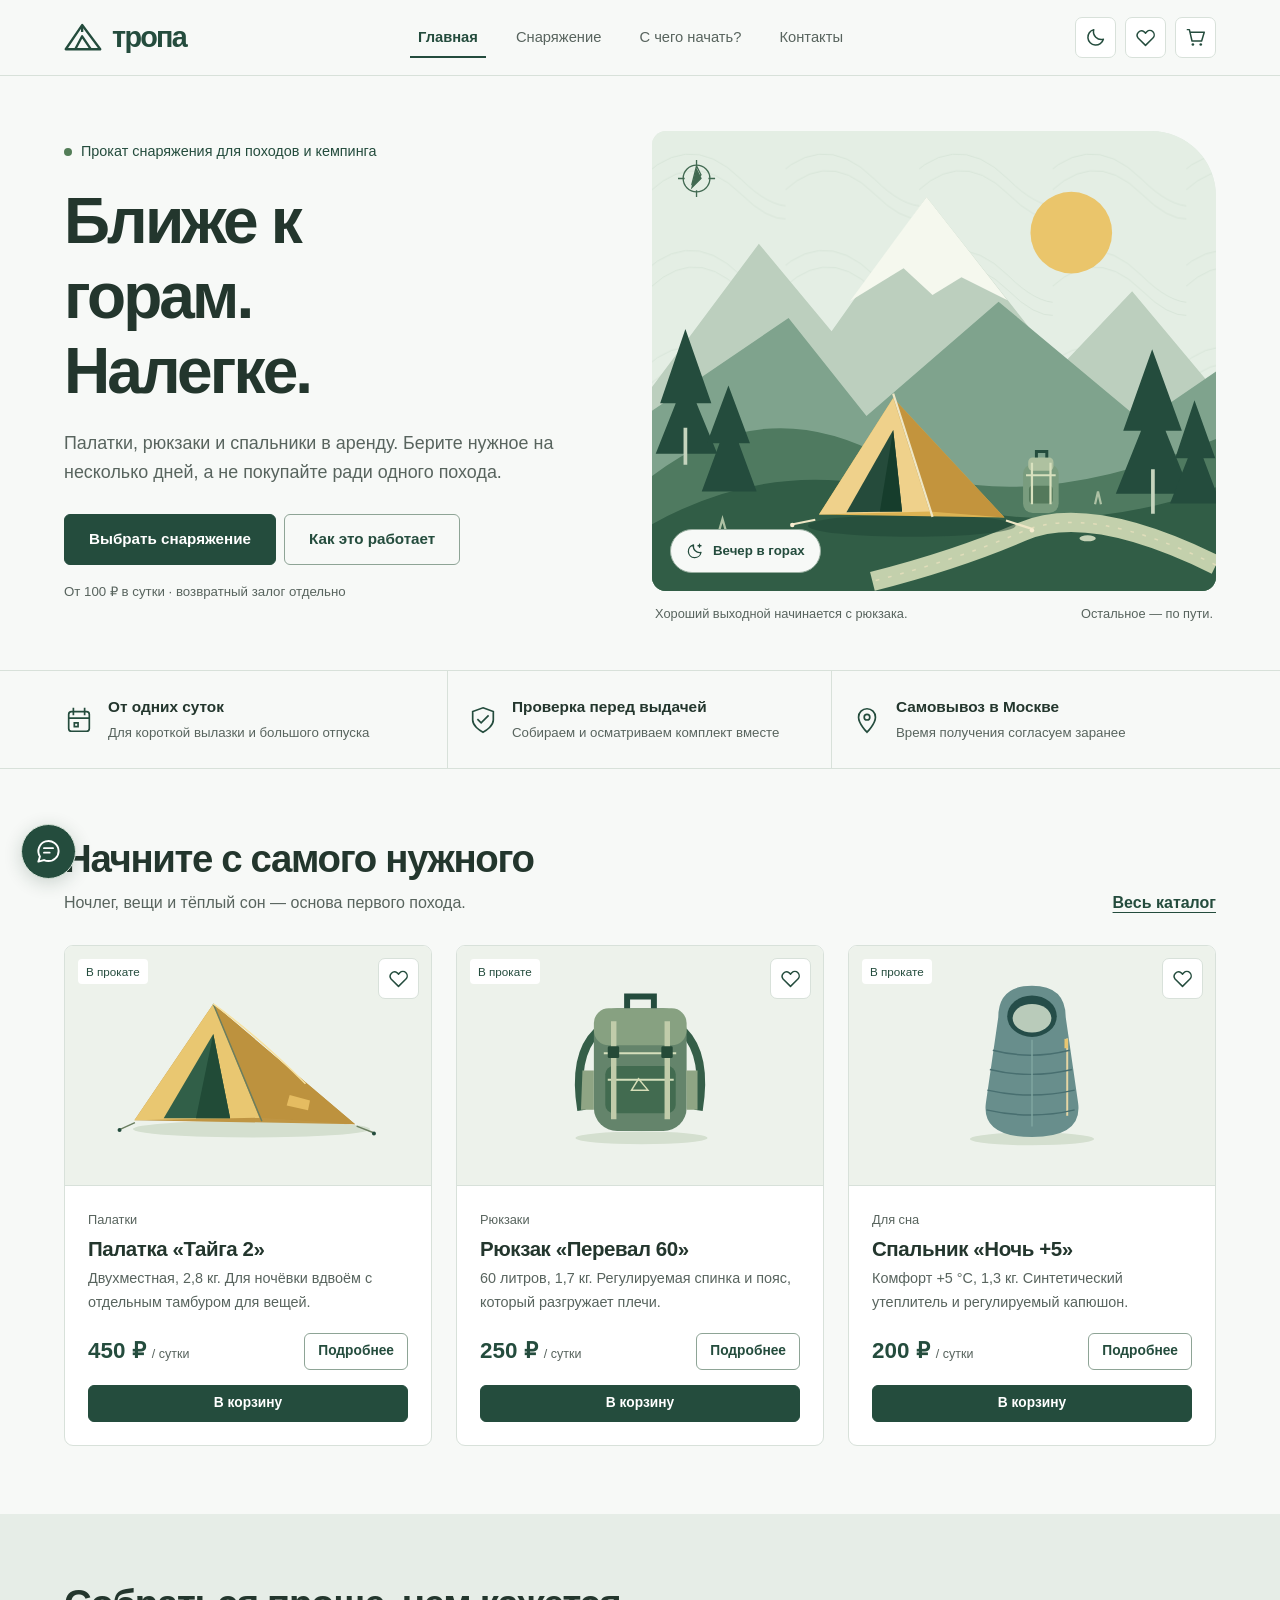
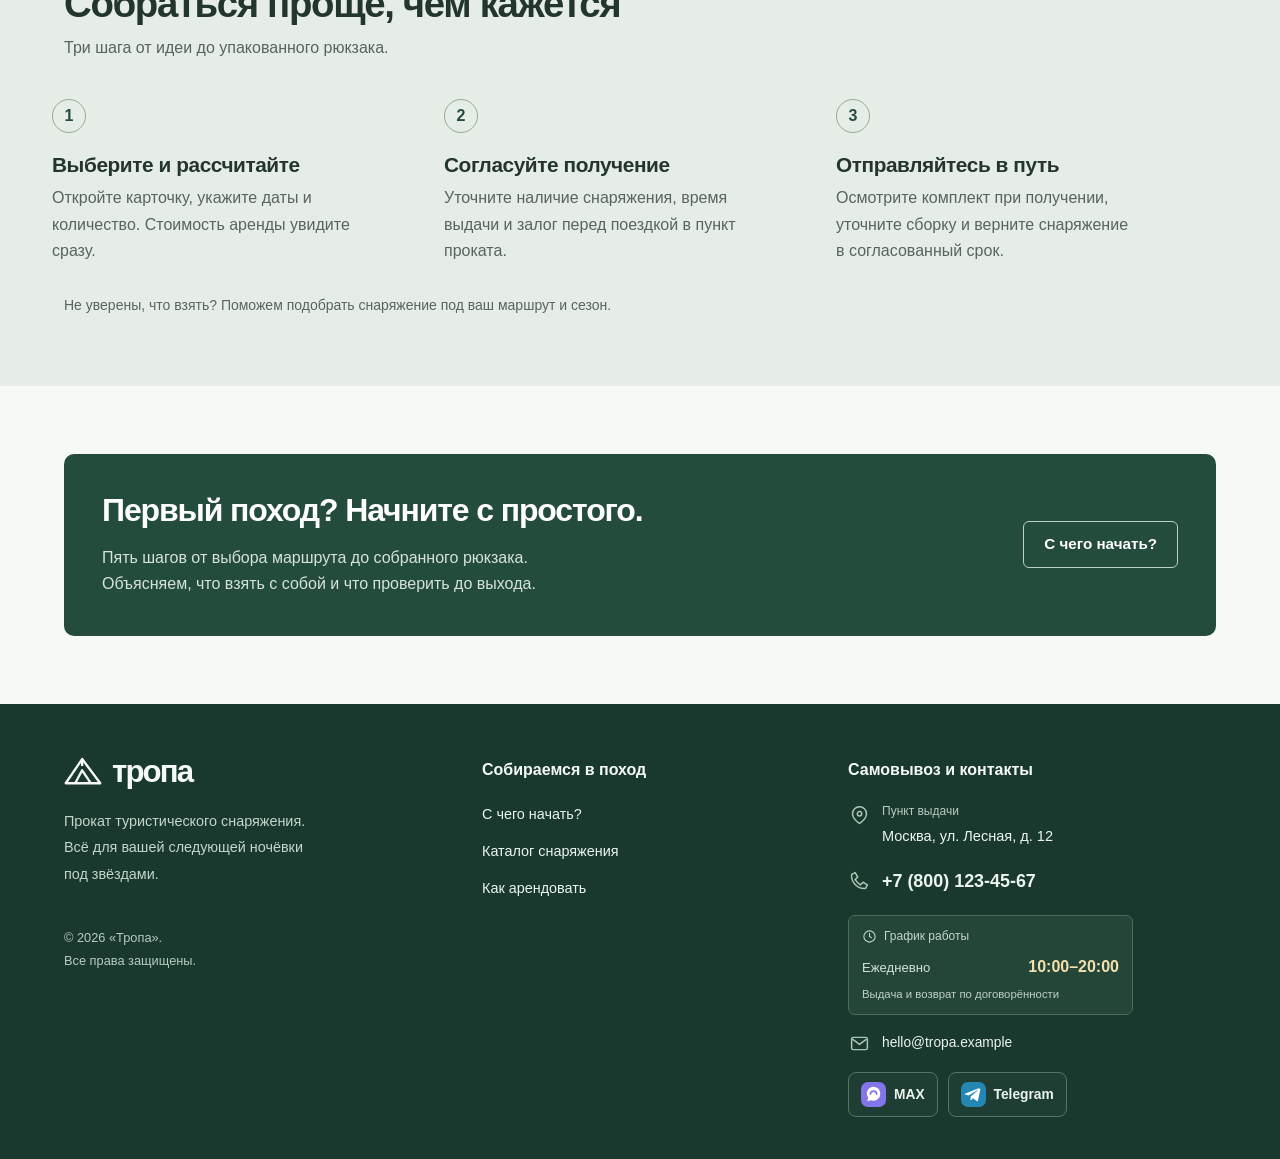
<file: index.html>
<!DOCTYPE html>
<html lang="ru">

    <!-- Настройки страницы, метаданные и подключение стилей -->
    <head>
        <meta charset="utf-8">
        <meta name="viewport" content="width=device-width, initial-scale=1.0">
        <title>Тропа — аренда туристического снаряжения</title>
        <meta
            name="description"
            content="Прокат палаток, рюкзаков, спальников и аксессуаров. Выбор снаряжения и расчёт аренды по датам. Самовывоз в Москве и удобный расчёт стоимости."
        >
        <meta property="og:title" content="Тропа — аренда туристического снаряжения">
        <meta
            property="og:description"
            content="Прокат палаток, рюкзаков, спальников и аксессуаров. Выбор снаряжения и расчёт аренды по датам. Самовывоз в Москве и удобный расчёт стоимости."
        >
        <meta property="og:type" content="website">
        <meta name="theme-color" content="#244c3d">

        <!-- Применяем сохранённую тему до отображения страницы -->
        <script src="js/theme-init.js"></script>
        <link type="image/svg+xml" href="images/favicon.svg" rel="icon">
        <link href="https://cdn.jsdelivr.net/npm/bootstrap@5.3.8/dist/css/bootstrap.min.css" rel="stylesheet">
        <link href="css/custom.css" rel="stylesheet">
        <link href="css/features.css" rel="stylesheet">
        <link href="css/camp-effect.css" rel="stylesheet">
    </head>
    <body>
        <a class="visually-hidden-focusable skip-link" href="#main">Перейти к содержимому</a>

        <!-- Шапка сайта и основная навигация -->
        <header class="site-header">
            <nav class="navbar navbar-expand-lg" aria-label="Главная навигация">
                <div class="container">
                    <a class="brand" href="index.html" aria-label="Тропа — главная">
                        <svg aria-hidden="true" fill="none" viewBox="0 0 44 36">
                            <path
                                d="M2 31 21 3l21 28H2Z"
                                stroke="currentColor"
                                stroke-linejoin="round"
                                stroke-width="2.7"
                            ></path>
                            <path
                                d="m13 31 8-15 10 15M21 3v8"
                                stroke="currentColor"
                                stroke-linejoin="round"
                                stroke-width="2.7"
                            ></path>
                        </svg>
                        тропа
                    </a>

                    <!-- Переключатель темы, избранное, корзина и мобильное меню -->
                    <div class="header-tools" aria-label="Инструменты сайта">
                        <button
                            id="themeToggle"
                            class="tool-button js-shop-control"
                            type="button"
                            aria-label="Включить тёмную тему"
                            aria-pressed="false"
                            disabled
                            title="Сменить тему"
                        >
                            <svg aria-hidden="true" fill="none" viewBox="0 0 24 24">
                                <path
                                    d="M21 14a9 9 0 0 1-11-11 9 9 0 1 0 11 11Z"
                                    stroke="currentColor"
                                    stroke-linejoin="round"
                                    stroke-width="1.7"
                                ></path>
                            </svg>
                        </button>
                        <button
                            class="tool-button js-shop-control"
                            type="button"
                            aria-label="Открыть избранное"
                            data-open-shop="favorites"
                            disabled
                            title="Избранное"
                        >
                            <svg aria-hidden="true" fill="none" viewBox="0 0 24 24">
                                <path
                                    d="M20.5 5.5a5 5 0 0 0-7 0L12 7l-1.5-1.5a5 5 0 0 0-7 7L12 21l8.5-8.5a5 5 0 0 0 0-7Z"
                                    stroke="currentColor"
                                    stroke-linejoin="round"
                                    stroke-width="1.7"
                                ></path>
                            </svg>
                            <span class="tool-counter" data-favorites-count="" hidden>0</span>
                        </button>
                        <button
                            class="tool-button js-shop-control"
                            type="button"
                            aria-label="Открыть корзину"
                            data-open-shop="cart"
                            disabled
                            title="Корзина"
                        >
                            <svg aria-hidden="true" fill="none" viewBox="0 0 24 24">
                                <path
                                    d="M2 3h3l3 13h11l3-10H6"
                                    stroke="currentColor"
                                    stroke-linejoin="round"
                                    stroke-width="1.7"
                                ></path>
                                <circle cx="9" cy="20" fill="currentColor" r="1.5"></circle>
                                <circle cx="18" cy="20" fill="currentColor" r="1.5"></circle>
                            </svg>
                            <span class="tool-counter" data-cart-count="" hidden>0</span>
                        </button>
                        <button
                            class="navbar-toggler"
                            type="button"
                            aria-controls="mainNavbar"
                            aria-expanded="false"
                            aria-label="Открыть меню"
                            data-bs-target="#mainNavbar"
                            data-bs-toggle="collapse"
                        >
                            ☰
                        </button>
                    </div>
                    <div id="mainNavbar" class="collapse navbar-collapse">
                        <ul class="navbar-nav">
                            <li class="nav-item">
                                <a class="nav-link active" href="index.html" aria-current="page">Главная</a>
                            </li>
                            <li class="nav-item">
                                <a class="nav-link" href="catalog.html">Снаряжение</a>
                            </li>
                            <li class="nav-item">
                                <a class="nav-link" href="blog.html">С чего начать?</a>
                            </li>
                            <li class="nav-item">
                                <a class="nav-link" href="contacts.html">Контакты</a>
                            </li>
                        </ul>
                    </div>
                </div>
            </nav>
        </header>

        <!-- Основное содержимое страницы -->
        <main id="main">

            <!-- Первый экран -->
            <section class="hero">
                <div class="container">
                    <div class="row g-4">
                        <div class="col-12 col-lg-6">
                            <p class="hero-intro">
                                <span class="status-dot" aria-hidden="true"></span>Прокат снаряжения для походов и кемпинга
                            </p>
                            <h1>Ближе к горам.<br>Налегке.</h1>
                            <p class="lead">
                                Палатки, рюкзаки и спальники в аренду. Берите нужное на несколько дней, а не покупайте
                                ради одного похода.
                            </p>
                            <div class="d-flex flex-wrap gap-2">
                                <a class="btn btn-primary btn-lg" href="catalog.html">Выбрать снаряжение</a>
                                <a class="btn btn-outline-primary btn-lg" href="#how">Как это работает</a>
                            </div>
                            <p class="hero-note">От 100 ₽ в сутки · возвратный залог отдельно</p>
                        </div>

                        <!-- Иллюстрация с переключением дня и ночи -->
                        <div class="col-12 col-lg-6 hero-art">
                            <div id="campPostcard" class="camp-postcard">
                                <img
                                    class="camp-picture camp-day-picture"
                                    src="images/camp.svg"
                                    alt="Горная стоянка днём: палатка, рюкзак и тропа среди хвойных деревьев"
                                    width="760"
                                    height="620"
                                    fetchpriority="high"
                                >
                                <img
                                    class="camp-picture camp-night-picture"
                                    src="images/camp-night.svg"
                                    alt=""
                                    width="760"
                                    height="620"
                                    aria-hidden="true"
                                    decoding="async"
                                >
                                <button
                                    id="campEveningToggle"
                                    class="camp-evening-toggle"
                                    type="button"
                                    aria-controls="campPostcard"
                                    aria-pressed="false"
                                    hidden
                                >
                                    <svg
                                        class="camp-night-icon"
                                        aria-hidden="true"
                                        fill="none"
                                        stroke="currentColor"
                                        stroke-linejoin="round"
                                        stroke-width="1.7"
                                        viewBox="0 0 24 24"
                                    >
                                        <path d="M20 14a8.5 8.5 0 0 1-10-10A8.5 8.5 0 1 0 20 14Z"></path>
                                        <path d="M18 3v4m-2-2h4" stroke-linecap="round"></path>
                                    </svg>
                                    <svg
                                        class="camp-day-icon"
                                        aria-hidden="true"
                                        fill="none"
                                        stroke="currentColor"
                                        stroke-linecap="round"
                                        stroke-width="1.7"
                                        viewBox="0 0 24 24"
                                    >
                                        <circle cx="12" cy="12" r="4"></circle>
                                        <path
                                            d="M12 2v2m0 16v2M2 12h2m16 0h2M5 5l1.5 1.5m11 11L19 19M19 5l-1.5 1.5m-11 11L5 19"
                                        ></path>
                                    </svg>
                                    <span data-evening-label="">Вечер в горах</span>
                                </button>
                            </div>
                            <div class="art-caption camp-caption">
                                <span id="campSceneCaption" aria-atomic="true" aria-live="polite" role="status">
                                    Хороший выходной начинается с рюкзака.
                                </span>
                                <span>Остальное — по пути.</span>
                            </div>
                        </div>
                    </div>
                </div>
            </section>

            <!-- Преимущества проката -->
            <div class="service-strip">
                <div class="container strip-grid">
                    <div class="strip-item">
                        <svg class="strip-icon" aria-hidden="true" fill="none" viewBox="0 0 32 32">
                            <rect width="22" height="21" rx="3" stroke="currentColor" stroke-width="1.8" x="5" y="7"></rect>
                            <path d="M10 3v8m12-8v8M5 14h22m-16 5h4v4h-4Z" stroke="currentColor" stroke-width="1.8"></path>
                        </svg>
                        <div>
                            <strong>От одних суток</strong>
                            <span>Для короткой вылазки и большого отпуска</span>
                        </div>
                    </div>
                    <div class="strip-item">
                        <svg class="strip-icon" aria-hidden="true" fill="none" viewBox="0 0 32 32">
                            <path
                                d="m16 3 11 4v9c0 6-7 11-11 13C12 27 5 22 5 16V7Z"
                                stroke="currentColor"
                                stroke-width="1.8"
                            ></path>
                            <path d="m10 15 4 4 8-8" stroke="currentColor" stroke-width="1.8"></path>
                        </svg>
                        <div>
                            <strong>Проверка перед выдачей</strong>
                            <span>Собираем и осматриваем комплект вместе</span>
                        </div>
                    </div>
                    <div class="strip-item">
                        <svg class="strip-icon" aria-hidden="true" fill="none" viewBox="0 0 32 32">
                            <path
                                d="M25 13c0 7-9 16-9 16S7 20 7 13a9 9 0 0 1 18 0Z"
                                stroke="currentColor"
                                stroke-width="1.8"
                            ></path>
                            <circle cx="16" cy="13" r="3" stroke="currentColor" stroke-width="1.8"></circle>
                        </svg>
                        <div>
                            <strong>Самовывоз в Москве</strong>
                            <span>Время получения согласуем заранее</span>
                        </div>
                    </div>
                </div>
            </div>

            <!-- Популярное снаряжение -->
            <section class="section-space">
                <div class="container">
                    <div class="section-head">
                        <div>
                            <h2>Начните с самого нужного</h2>
                            <p>Ночлег, вещи и тёплый сон — основа первого похода.</p>
                        </div>
                        <a class="text-link" href="catalog.html">Весь каталог</a>
                    </div>
                    <div class="row g-4">

                        <!-- Карточка палатки -->
                        <div class="col-12 col-md-6 col-lg-4" data-product-id="taiga-2">
                            <article class="card product-card">
                                <a
                                    class="product-visual"
                                    href="equipment.html?id=taiga-2"
                                    aria-hidden="true"
                                    tabindex="-1"
                                >
                                    <img src="images/tent.svg" alt="" width="640" height="420" loading="lazy">
                                    <span class="availability">В прокате</span>
                                </a>
                                <button
                                    class="tool-button favorite-toggle js-shop-control"
                                    type="button"
                                    aria-label="В избранное: Палатка «Тайга 2»"
                                    aria-pressed="false"
                                    data-favorite="taiga-2"
                                    disabled
                                >
                                    <svg aria-hidden="true" fill="none" viewBox="0 0 24 24">
                                        <path
                                            d="M20.5 5.5a5 5 0 0 0-7 0L12 7l-1.5-1.5a5 5 0 0 0-7 7L12 21l8.5-8.5a5 5 0 0 0 0-7Z"
                                            stroke="currentColor"
                                            stroke-linejoin="round"
                                            stroke-width="1.7"
                                        ></path>
                                    </svg>
                                </button>
                                <div class="card-body">
                                    <p class="product-type">Палатки</p>
                                    <h3>
                                        <a href="equipment.html?id=taiga-2">Палатка «Тайга 2»</a>
                                    </h3>
                                    <p class="product-desc">
                                        Двухместная, 2,8 кг. Для ночёвки вдвоём с отдельным тамбуром для вещей.
                                    </p>
                                    <div class="product-bottom">
                                        <span class="price">450 ₽ <small>/ сутки</small></span>
                                        <a
                                            class="btn btn-outline-primary btn-sm"
                                            href="equipment.html?id=taiga-2"
                                            aria-label="Подробнее: Палатка «Тайга 2»"
                                        >
                                            Подробнее
                                        </a>
                                    </div>
                                    <div class="product-actions">
                                        <button
                                            class="btn btn-primary btn-sm js-shop-control"
                                            type="button"
                                            data-add-cart="taiga-2"
                                            disabled
                                        >
                                            В корзину
                                        </button>
                                    </div>
                                </div>
                            </article>
                        </div>

                        <!-- Карточка рюкзака -->
                        <div class="col-12 col-md-6 col-lg-4" data-product-id="trail-60">
                            <article class="card product-card">
                                <a
                                    class="product-visual"
                                    href="equipment.html?id=trail-60"
                                    aria-hidden="true"
                                    tabindex="-1"
                                >
                                    <img src="images/backpack.svg" alt="" width="640" height="420" loading="lazy">
                                    <span class="availability">В прокате</span>
                                </a>
                                <button
                                    class="tool-button favorite-toggle js-shop-control"
                                    type="button"
                                    aria-label="В избранное: Рюкзак «Перевал 60»"
                                    aria-pressed="false"
                                    data-favorite="trail-60"
                                    disabled
                                >
                                    <svg aria-hidden="true" fill="none" viewBox="0 0 24 24">
                                        <path
                                            d="M20.5 5.5a5 5 0 0 0-7 0L12 7l-1.5-1.5a5 5 0 0 0-7 7L12 21l8.5-8.5a5 5 0 0 0 0-7Z"
                                            stroke="currentColor"
                                            stroke-linejoin="round"
                                            stroke-width="1.7"
                                        ></path>
                                    </svg>
                                </button>
                                <div class="card-body">
                                    <p class="product-type">Рюкзаки</p>
                                    <h3>
                                        <a href="equipment.html?id=trail-60">Рюкзак «Перевал 60»</a>
                                    </h3>
                                    <p class="product-desc">
                                        60 литров, 1,7 кг. Регулируемая спинка и пояс, который разгружает плечи.
                                    </p>
                                    <div class="product-bottom">
                                        <span class="price">250 ₽ <small>/ сутки</small></span>
                                        <a
                                            class="btn btn-outline-primary btn-sm"
                                            href="equipment.html?id=trail-60"
                                            aria-label="Подробнее: Рюкзак «Перевал 60»"
                                        >
                                            Подробнее
                                        </a>
                                    </div>
                                    <div class="product-actions">
                                        <button
                                            class="btn btn-primary btn-sm js-shop-control"
                                            type="button"
                                            data-add-cart="trail-60"
                                            disabled
                                        >
                                            В корзину
                                        </button>
                                    </div>
                                </div>
                            </article>
                        </div>

                        <!-- Карточка спальника -->
                        <div class="col-12 col-md-6 col-lg-4" data-product-id="night-plus5">
                            <article class="card product-card">
                                <a
                                    class="product-visual"
                                    href="equipment.html?id=night-plus5"
                                    aria-hidden="true"
                                    tabindex="-1"
                                >
                                    <img src="images/sleeping-bag.svg" alt="" width="640" height="420" loading="lazy">
                                    <span class="availability">В прокате</span>
                                </a>
                                <button
                                    class="tool-button favorite-toggle js-shop-control"
                                    type="button"
                                    aria-label="В избранное: Спальник «Ночь +5»"
                                    aria-pressed="false"
                                    data-favorite="night-plus5"
                                    disabled
                                >
                                    <svg aria-hidden="true" fill="none" viewBox="0 0 24 24">
                                        <path
                                            d="M20.5 5.5a5 5 0 0 0-7 0L12 7l-1.5-1.5a5 5 0 0 0-7 7L12 21l8.5-8.5a5 5 0 0 0 0-7Z"
                                            stroke="currentColor"
                                            stroke-linejoin="round"
                                            stroke-width="1.7"
                                        ></path>
                                    </svg>
                                </button>
                                <div class="card-body">
                                    <p class="product-type">Для сна</p>
                                    <h3>
                                        <a href="equipment.html?id=night-plus5">Спальник «Ночь +5»</a>
                                    </h3>
                                    <p class="product-desc">
                                        Комфорт +5 °C, 1,3 кг. Синтетический утеплитель и регулируемый капюшон.
                                    </p>
                                    <div class="product-bottom">
                                        <span class="price">200 ₽ <small>/ сутки</small></span>
                                        <a
                                            class="btn btn-outline-primary btn-sm"
                                            href="equipment.html?id=night-plus5"
                                            aria-label="Подробнее: Спальник «Ночь +5»"
                                        >
                                            Подробнее
                                        </a>
                                    </div>
                                    <div class="product-actions">
                                        <button
                                            class="btn btn-primary btn-sm js-shop-control"
                                            type="button"
                                            data-add-cart="night-plus5"
                                            disabled
                                        >
                                            В корзину
                                        </button>
                                    </div>
                                </div>
                            </article>
                        </div>
                    </div>
                </div>
            </section>

            <!-- Как арендовать снаряжение -->
            <section id="how" class="section-space section-soft">
                <div class="container">
                    <div class="section-head">
                        <div>
                            <h2>Собраться проще, чем кажется</h2>
                            <p>Три шага от идеи до упакованного рюкзака.</p>
                        </div>
                    </div>
                    <div class="row g-4 steps">
                        <div class="col-12 col-md-4 step">
                            <span class="step-number" aria-hidden="true">1</span>
                            <h3>Выберите и рассчитайте</h3>
                            <p>Откройте карточку, укажите даты и количество. Стоимость аренды увидите сразу.</p>
                        </div>
                        <div class="col-12 col-md-4 step">
                            <span class="step-number" aria-hidden="true">2</span>
                            <h3>Согласуйте получение</h3>
                            <p>Уточните наличие снаряжения, время выдачи и залог перед поездкой в пункт проката.</p>
                        </div>
                        <div class="col-12 col-md-4 step">
                            <span class="step-number" aria-hidden="true">3</span>
                            <h3>Отправляйтесь в путь</h3>
                            <p>
                                Осмотрите комплект при получении, уточните сборку и верните снаряжение в согласованный
                                срок.
                            </p>
                        </div>
                    </div>
                    <p class="small text-muted mt-4 mb-0">
                        Не уверены, что взять? Поможем подобрать снаряжение под ваш маршрут и сезон.
                    </p>
                </div>
            </section>
            <section class="section-space">
                <div class="container">

                    <!-- Переход к гиду для первого похода -->
                    <div class="journal-teaser">
                        <div>
                            <h2>Первый поход? Начните с простого.</h2>
                            <p>
                                Пять шагов от выбора маршрута до собранного рюкзака. Объясняем, что взять с собой и что
                                проверить до выхода.
                            </p>
                        </div>
                        <a class="btn btn-outline-primary" href="blog.html">С чего начать?</a>
                    </div>
                </div>
            </section>
        </main>

        <!-- Подвал сайта -->
        <footer id="siteFooter" class="site-footer">
            <div class="container">
                <div class="row g-4 footer-columns">

                    <!-- Логотип, описание и авторские права -->
                    <div class="col-12 col-md-4 footer-brand">
                        <a class="brand" href="index.html">
                            <svg aria-hidden="true" fill="none" viewBox="0 0 44 36">
                                <path
                                    d="M2 31 21 3l21 28H2Z"
                                    stroke="currentColor"
                                    stroke-linejoin="round"
                                    stroke-width="2.7"
                                ></path>
                                <path
                                    d="m13 31 8-15 10 15M21 3v8"
                                    stroke="currentColor"
                                    stroke-linejoin="round"
                                    stroke-width="2.7"
                                ></path>
                            </svg>
                            тропа
                        </a>
                        <p class="footer-description">
                            Прокат туристического снаряжения.<br>Всё для вашей следующей ночёвки под звёздами.
                        </p>
                        <p class="footer-copyright">© 2026 «Тропа».<br>Все права защищены.</p>
                    </div>

                    <!-- Навигация в подвале -->
                    <nav class="col-12 col-md-4 footer-nav" aria-label="Навигация в подвале">
                        <h2>Собираемся в поход</h2>
                        <a href="blog.html">С чего начать?</a>
                        <a href="catalog.html">Каталог снаряжения</a>
                        <a href="index.html#how">Как арендовать</a>
                    </nav>

                    <!-- Адрес, телефон, график работы, почта и мессенджеры -->
                    <div class="col-12 col-md-4 footer-contact">
                        <h2>Самовывоз и контакты</h2>
                        <address class="footer-contact-details">
                            <div class="footer-contact-item">
                                <span class="contact-icon">
                                    <svg aria-hidden="true" fill="none" viewBox="0 0 24 24">
                                        <path
                                            d="M20 10c0 6-8 11-8 11S4 16 4 10a8 8 0 1 1 16 0Z"
                                            stroke="currentColor"
                                            stroke-width="1.7"
                                        ></path>
                                        <circle cx="12" cy="10" r="2.5" stroke="currentColor" stroke-width="1.7"></circle>
                                    </svg>
                                </span>
                                <div>
                                    <span class="contact-label">Пункт выдачи</span>
                                    <span class="contact-address">Москва, ул. Лесная, д. 12</span>
                                </div>
                            </div>
                            <div class="footer-contact-item">
                                <span class="contact-icon">
                                    <svg aria-hidden="true" fill="none" viewBox="0 0 24 24">
                                        <path
                                            d="m7 3 3 5-3 3c2 3 3 4 6 6l3-3 5 3-2 4C10 22 2 14 3 5Z"
                                            stroke="currentColor"
                                            stroke-linejoin="round"
                                            stroke-width="1.7"
                                        ></path>
                                    </svg>
                                </span>
                                <a class="footer-phone" href="tel:+78001234567">+7 (800) 123-45-67</a>
                            </div>
                        </address>
                        <div class="footer-hours" aria-label="График работы: ежедневно с 10:00 до 20:00">
                            <div class="hours-title">
                                <svg aria-hidden="true" fill="none" viewBox="0 0 24 24">
                                    <circle cx="12" cy="12" r="9" stroke="currentColor" stroke-width="1.7"></circle>
                                    <path
                                        d="M12 7v5l3 2"
                                        stroke="currentColor"
                                        stroke-linecap="round"
                                        stroke-width="1.7"
                                    ></path>
                                </svg>
                                <span>График работы</span>
                            </div>
                            <div class="hours-line">
                                <span>Ежедневно</span>
                                <strong>10:00–20:00</strong>
                            </div>
                            <p>Выдача и возврат по договорённости</p>
                        </div>
                        <div class="footer-email">
                            <span class="contact-icon">
                                <svg aria-hidden="true" fill="none" viewBox="0 0 24 24">
                                    <rect
                                        width="18"
                                        height="14"
                                        rx="2"
                                        stroke="currentColor"
                                        stroke-width="1.7"
                                        x="3"
                                        y="5"
                                    ></rect>
                                    <path
                                        d="m4 7 8 6 8-6"
                                        stroke="currentColor"
                                        stroke-linejoin="round"
                                        stroke-width="1.7"
                                    ></path>
                                </svg>
                            </span>
                            <a href="mailto:hello@tropa.example">hello@tropa.example</a>
                        </div>
                        <div class="footer-socials" aria-label="Мессенджеры" role="group">
                            <a
                                class="social-link social-link-max"
                                href="https://max.ru/"
                                rel="noopener noreferrer"
                                aria-label="Открыть MAX в новой вкладке"
                                target="_blank"
                            >
                                <span class="social-icon social-icon-max">
                                    <svg aria-hidden="true" fill="none" viewBox="0 0 24 24">
                                        <path
                                            d="M20.5 11.5a8.5 8.5 0 0 1-8.5 8.5 9 9 0 0 1-3.1-.6l-4.7 1 1.1-4.5A8.5 8.5 0 1 1 20.5 11.5Z"
                                            fill="currentColor"
                                        ></path>
                                        <path
                                            d="M8 11.7a4 4 0 0 1 8 0"
                                            stroke="#8274E9"
                                            stroke-linecap="round"
                                            stroke-width="2.1"
                                        ></path>
                                    </svg>
                                </span>
                                <span>MAX</span>
                            </a>
                            <a
                                class="social-link social-link-telegram"
                                href="https://t.me/"
                                rel="noopener noreferrer"
                                aria-label="Открыть Telegram в новой вкладке"
                                target="_blank"
                            >
                                <span class="social-icon social-icon-telegram">
                                    <svg aria-hidden="true" fill="none" viewBox="0 0 24 24">
                                        <path
                                            d="m20.8 4.3-3.2 15.1c-.2 1.1-.9 1.4-1.8.8l-4.9-3.6-2.4 2.3c-.3.3-.5.5-1 .5l.4-5 9.2-8.3c.4-.4-.1-.6-.6-.3L5.1 13l-4.5-1.4c-1-.3-1-1 .2-1.5l17.7-6.8c.8-.3 1.6.2 1.3 1Z"
                                            fill="currentColor"
                                            transform="translate(1 1) scale(.95)"
                                        ></path>
                                    </svg>
                                </span>
                                <span>Telegram</span>
                            </a>
                        </div>
                    </div>
                </div>
            </div>
        </footer>

        <!-- Кнопка возврата к началу страницы -->
        <button
            id="toTop"
            class="to-top"
            type="button"
            aria-label="Вернуться к началу страницы"
            hidden
            title="К началу страницы"
        >
            <svg aria-hidden="true" fill="none" viewBox="0 0 32 32">
                <path
                    class="top-tent-canopy"
                    d="m4 26 11-20 14 20H4Z"
                    fill="currentColor"
                    fill-opacity=".09"
                    stroke="currentColor"
                    stroke-linejoin="round"
                    stroke-width="1.8"
                ></path>
                <path
                    d="m15 6 6 20M9 26l6-12 4 12M3 27h27"
                    stroke="currentColor"
                    stroke-linecap="round"
                    stroke-linejoin="round"
                    stroke-width="1.7"
                ></path>
                <path d="m15 14 4 12H9l6-12Z" fill="currentColor" fill-opacity=".16"></path>
            </svg>
        </button>

        <!-- Боковая панель корзины и избранного -->
        <dialog id="shopDialog" class="shop-dialog" aria-labelledby="shopTitle">
            <header class="drawer-header">
                <h2 id="shopTitle">Корзина</h2>
                <button id="shopClose" class="close-button" type="button" aria-label="Закрыть панель">×</button>
            </header>
            <div id="shopBody" class="shop-body"></div>
        </dialog>

        <!-- Уведомления о действиях с товарами -->
        <div id="shopToast" class="shop-toast" aria-live="polite" hidden role="status"></div>

        <!-- Кнопка открытия консультанта -->
        <button
            id="consultantToggle"
            class="consultant-toggle js-shop-control"
            type="button"
            aria-controls="consultantPanel"
            aria-expanded="false"
            aria-label="Открыть консультанта"
            disabled
            title="Консультант"
        >
            <svg aria-hidden="true" fill="none" viewBox="0 0 24 24">
                <path
                    d="M21 11.5a9 9 0 0 1-9 9 9 9 0 0 1-4-.9L3 21l1.4-4.5A9 9 0 1 1 21 11.5Z"
                    stroke="currentColor"
                    stroke-linejoin="round"
                    stroke-width="1.7"
                ></path>
                <path d="M8 9h8m-8 4h5" stroke="currentColor" stroke-linecap="round" stroke-width="1.7"></path>
            </svg>
        </button>

        <!-- Панель локального автопомощника -->
        <section id="consultantPanel" class="consultant-panel" aria-labelledby="chatTitle" hidden role="dialog">
            <header class="chat-header">
                <div>
                    <h2 id="chatTitle" tabindex="-1">Консультант «Тропы»</h2>
                    <p>Автопомощник по снаряжению и аренде</p>
                </div>
                <button id="chatClose" class="close-button" type="button" aria-label="Закрыть консультанта">×</button>
            </header>
            <div
                id="chatLog"
                class="chat-log"
                aria-label="Сообщения консультанта"
                aria-live="polite"
                aria-relevant="additions"
                role="log"
            ></div>
            <div class="chat-quick" aria-label="Быстрые вопросы">
                <button type="button" data-chat-question="Что взять в первый поход?">Первый поход</button>
                <button type="button" data-chat-question="Как считаются цена и залог?">Цены и залог</button>
                <button type="button" data-chat-question="Где самовывоз и какой график?">Самовывоз</button>
            </div>
            <form id="chatForm" class="chat-form">
                <label class="visually-hidden" for="chatInput">Ваш вопрос</label>
                <input
                    id="chatInput"
                    class="form-control"
                    type="text"
                    autocomplete="off"
                    maxlength="500"
                    placeholder="Спросите о снаряжении"
                >
                <button class="btn btn-primary" type="submit">Спросить</button>
            </form>
            <a class="chat-contact" href="contacts.html#pickup">Контакты пункта проката</a>
        </section>

        <!-- Bootstrap и скрипты сайта. Порядок подключения важен -->
        <script src="https://cdn.jsdelivr.net/npm/bootstrap@5.3.8/dist/js/bootstrap.bundle.min.js"></script>
        <script src="js/products.js"></script>
        <script src="js/store.js"></script>
        <script src="js/app.js"></script>
        <script src="js/features.js"></script>
        <script src="js/camp-effect.js"></script>
    </body>
</html>
</file>
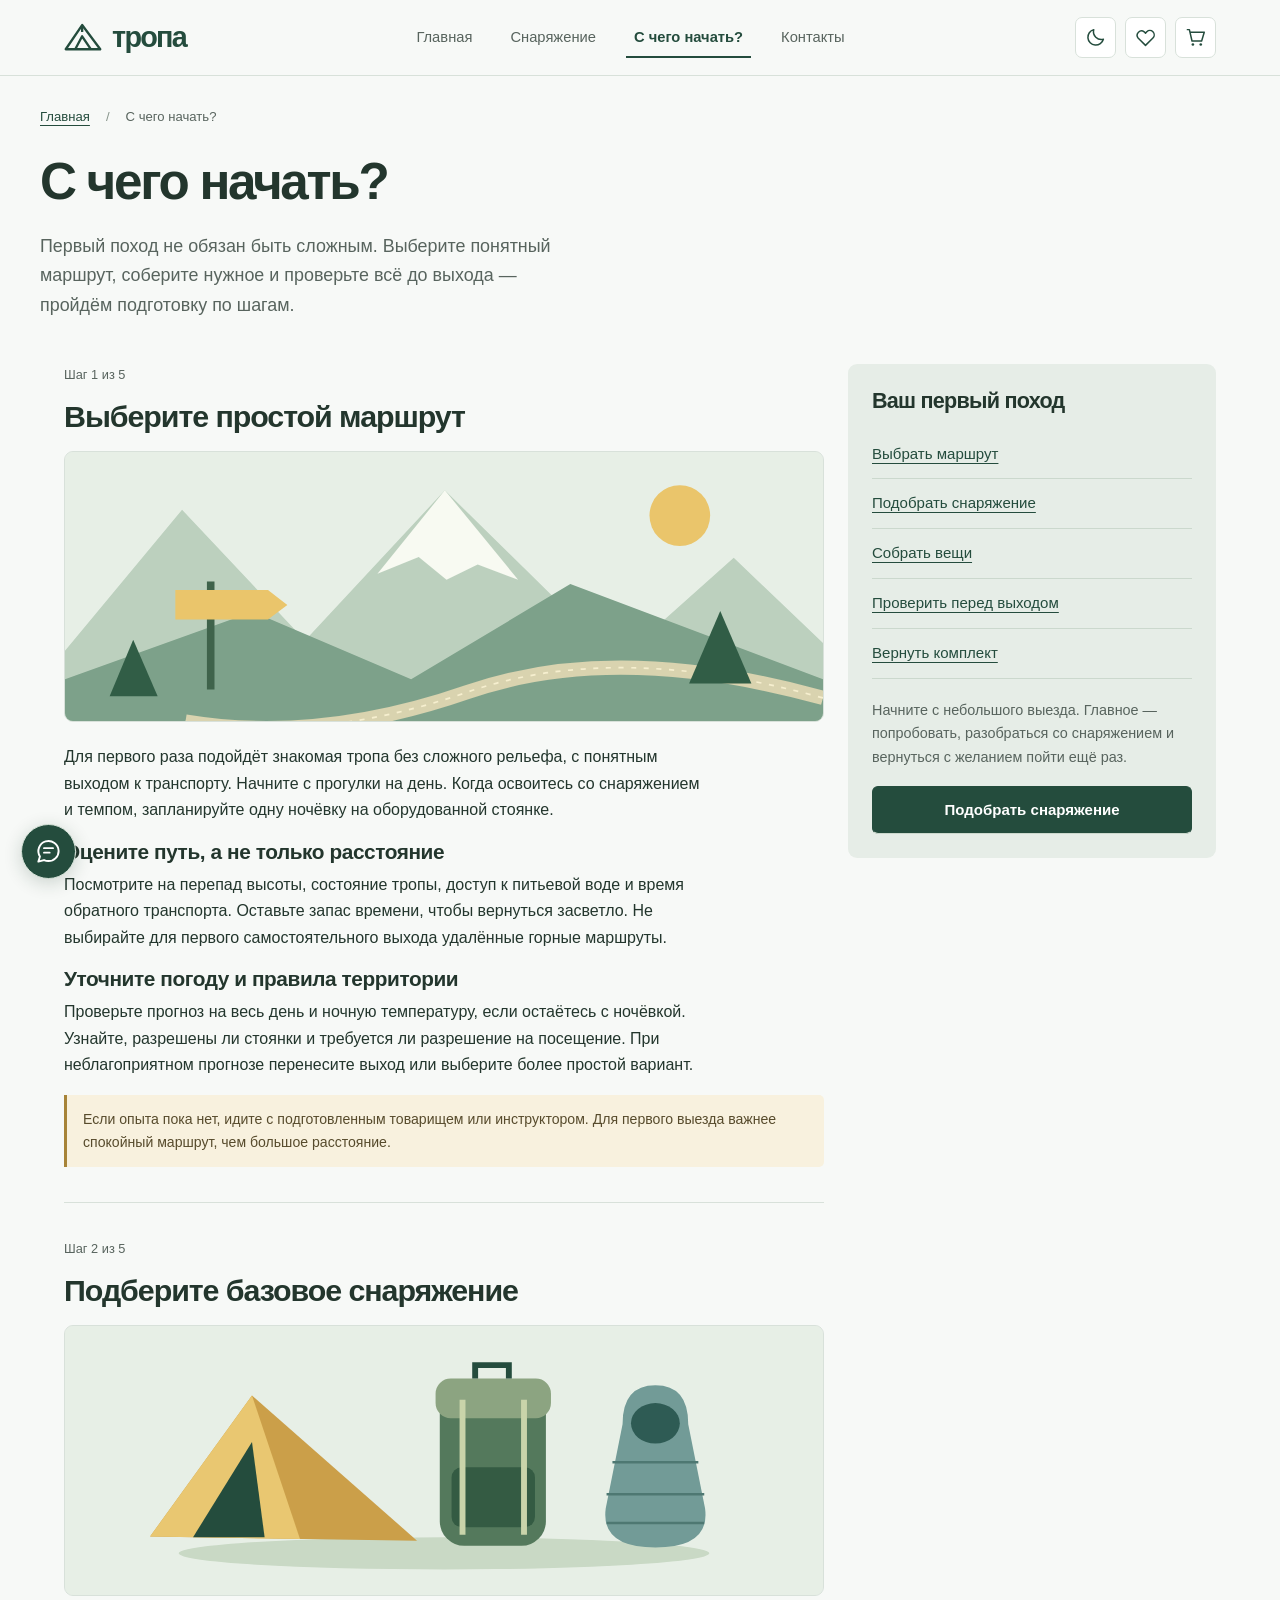
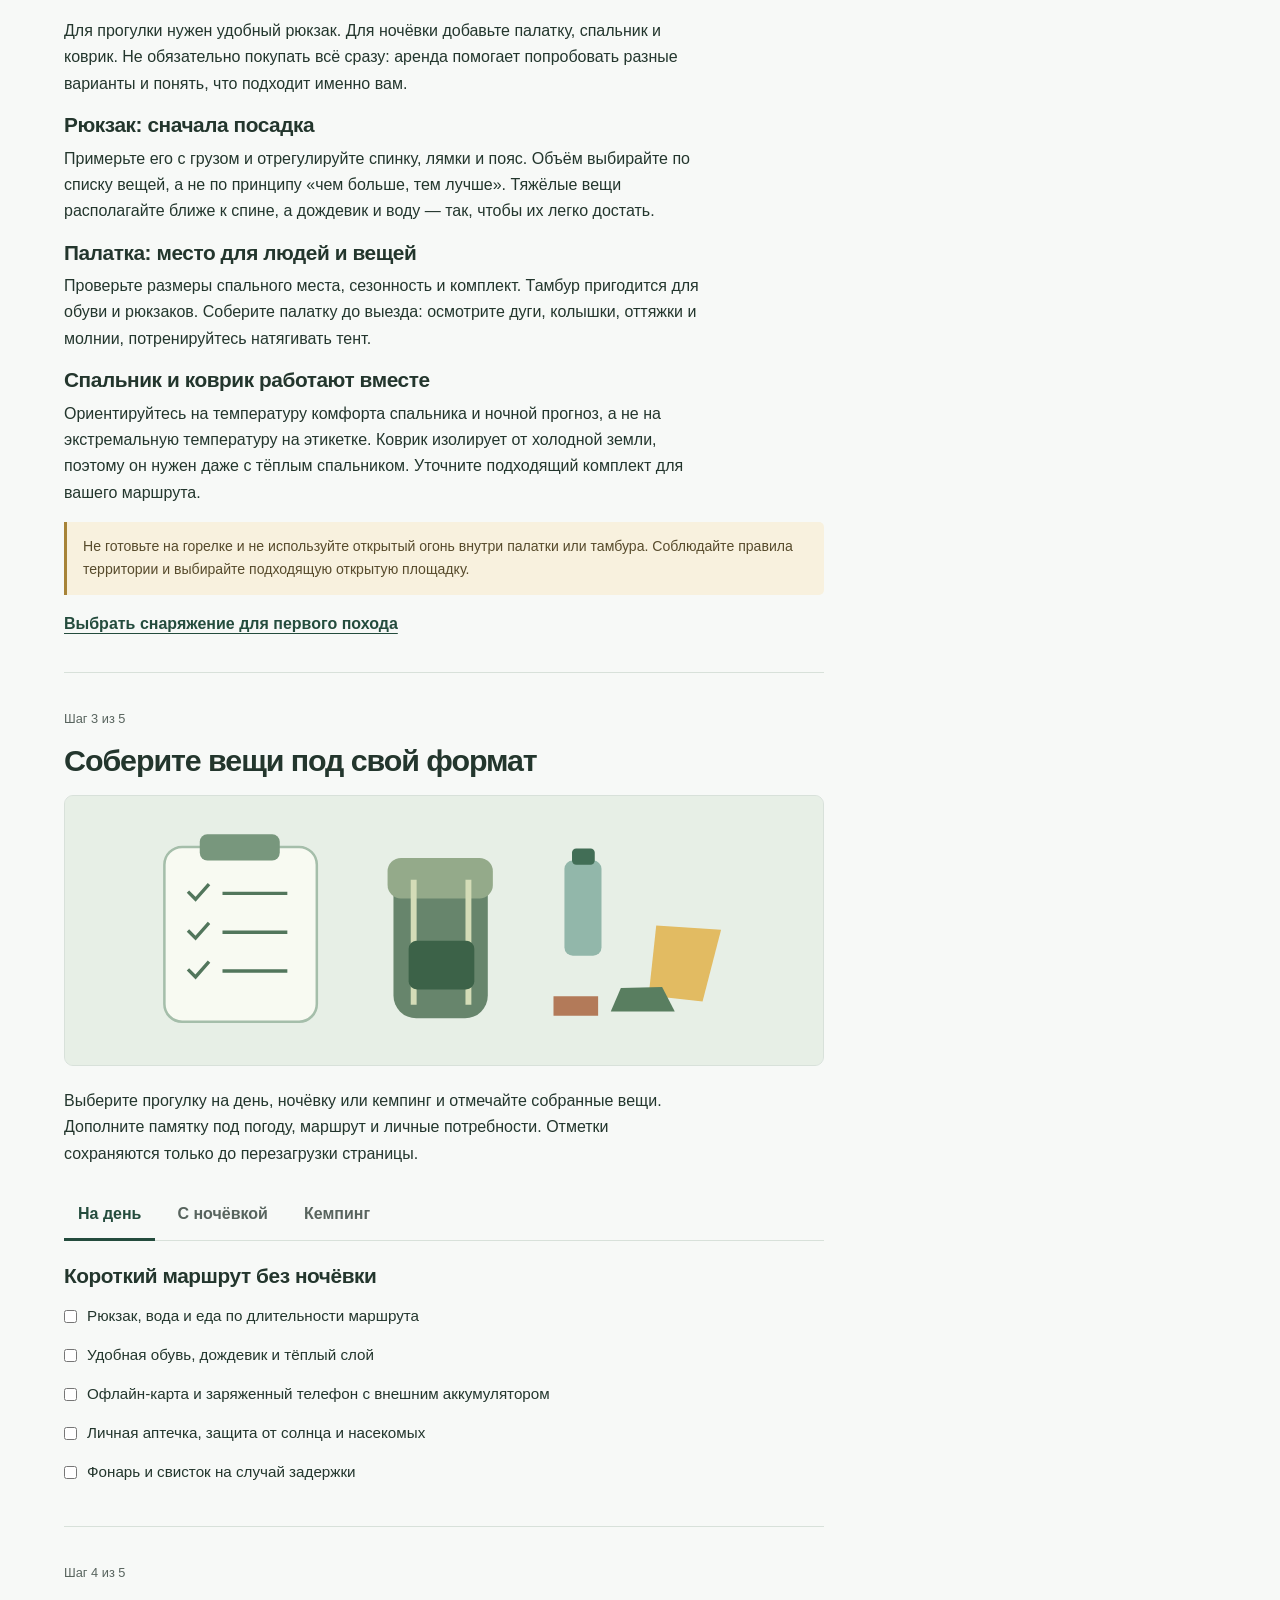
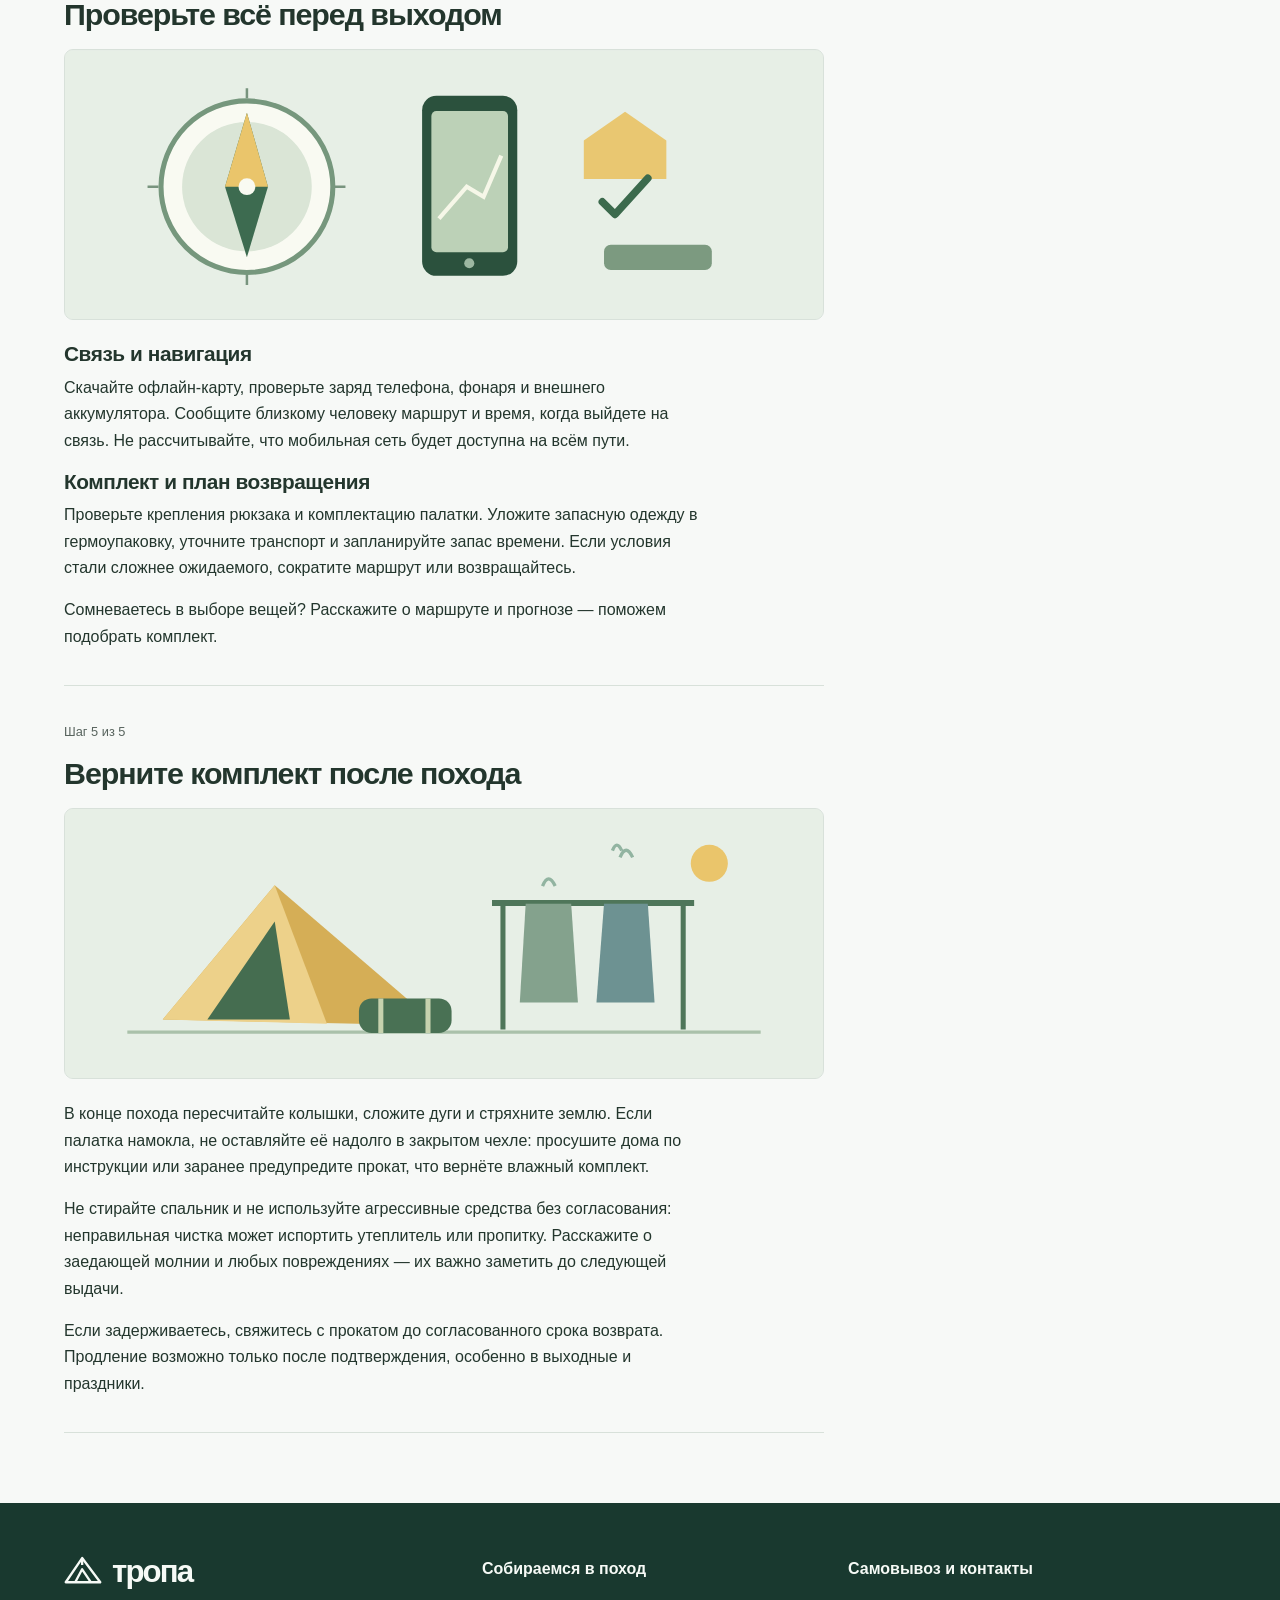
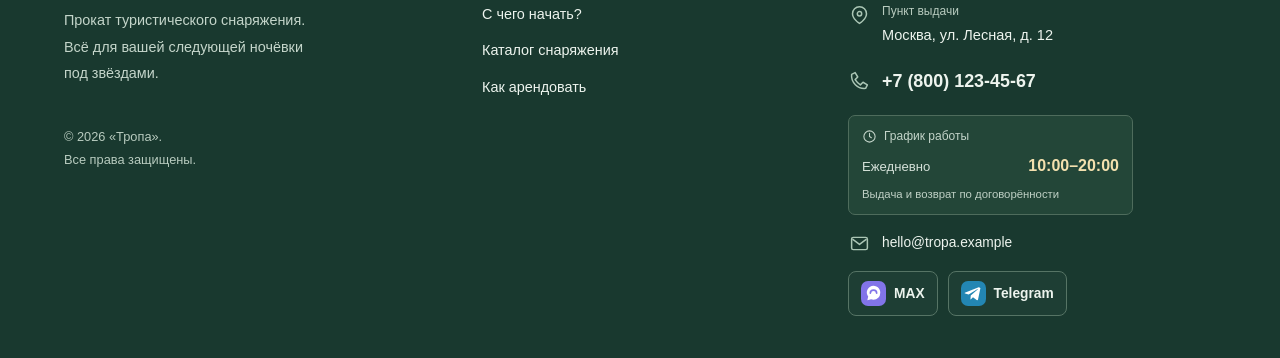
<file: blog.html>
<!DOCTYPE html>

<html lang="ru">
<head>
<meta charset="utf-8"/>
<meta content="width=device-width, initial-scale=1.0" name="viewport"/>
<title>С чего начать? Гид для первого похода — Тропа</title>
<meta content="Пошаговый гид для первого похода: простой маршрут, выбор снаряжения, список вещей и проверка перед выходом." name="description"/>
<meta content="С чего начать? Гид для первого похода — Тропа" property="og:title"/>
<meta content="Пошаговый гид для первого похода: простой маршрут, выбор снаряжения, список вещей и проверка перед выходом." property="og:description"/>
<meta content="website" property="og:type"/>
<meta content="#244c3d" name="theme-color"/>
<script src="js/theme-init.js"></script><link href="images/favicon.svg" rel="icon" type="image/svg+xml"/>
<link href="https://cdn.jsdelivr.net/npm/bootstrap@5.3.8/dist/css/bootstrap.min.css" rel="stylesheet"/>
<link href="css/custom.css" rel="stylesheet"/>
<link href="css/features.css" rel="stylesheet"/></head>
<body>
<a class="visually-hidden-focusable skip-link" href="#main">Перейти к содержимому</a>
<header class="site-header"><nav aria-label="Главная навигация" class="navbar navbar-expand-lg">
<div class="container">
<a aria-label="Тропа — главная" class="brand" href="index.html"><svg aria-hidden="true" fill="none" viewBox="0 0 44 36"><path d="M2 31 21 3l21 28H2Z" stroke="currentColor" stroke-linejoin="round" stroke-width="2.7"></path><path d="m13 31 8-15 10 15M21 3v8" stroke="currentColor" stroke-linejoin="round" stroke-width="2.7"></path></svg>тропа</a>
<div aria-label="Инструменты сайта" class="header-tools">
<button aria-label="Включить тёмную тему" aria-pressed="false" class="tool-button js-shop-control" disabled="" id="themeToggle" title="Сменить тему" type="button"><svg aria-hidden="true" fill="none" viewBox="0 0 24 24"><path d="M21 14a9 9 0 0 1-11-11 9 9 0 1 0 11 11Z" stroke="currentColor" stroke-linejoin="round" stroke-width="1.7"></path></svg></button>
<button aria-label="Открыть избранное" class="tool-button js-shop-control" data-open-shop="favorites" disabled="" title="Избранное" type="button"><svg aria-hidden="true" fill="none" viewBox="0 0 24 24"><path d="M20.5 5.5a5 5 0 0 0-7 0L12 7l-1.5-1.5a5 5 0 0 0-7 7L12 21l8.5-8.5a5 5 0 0 0 0-7Z" stroke="currentColor" stroke-linejoin="round" stroke-width="1.7"></path></svg><span class="tool-counter" data-favorites-count="" hidden="">0</span></button>
<button aria-label="Открыть корзину" class="tool-button js-shop-control" data-open-shop="cart" disabled="" title="Корзина" type="button"><svg aria-hidden="true" fill="none" viewBox="0 0 24 24"><path d="M2 3h3l3 13h11l3-10H6" stroke="currentColor" stroke-linejoin="round" stroke-width="1.7"></path><circle cx="9" cy="20" fill="currentColor" r="1.5"></circle><circle cx="18" cy="20" fill="currentColor" r="1.5"></circle></svg><span class="tool-counter" data-cart-count="" hidden="">0</span></button>
<button aria-controls="mainNavbar" aria-expanded="false" aria-label="Открыть меню" class="navbar-toggler" data-bs-target="#mainNavbar" data-bs-toggle="collapse" type="button">☰</button></div><div class="collapse navbar-collapse" id="mainNavbar"><ul class="navbar-nav"><li class="nav-item"><a class="nav-link" href="index.html">Главная</a></li><li class="nav-item"><a class="nav-link" href="catalog.html">Снаряжение</a></li><li class="nav-item"><a aria-current="page" class="nav-link active" href="blog.html">С чего начать?</a></li><li class="nav-item"><a class="nav-link" href="contacts.html">Контакты</a></li>
</ul></div>
</div>
</nav></header>
<main class="page-bottom" id="main"><div class="container page-top"><nav aria-label="Хлебные крошки"><ol class="breadcrumb"><li class="breadcrumb-item"><a href="index.html">Главная</a></li><li aria-current="page" class="breadcrumb-item">С чего начать?</li></ol></nav><h1>С чего начать?</h1><p class="lead">Первый поход не обязан быть сложным. Выберите понятный маршрут, соберите нужное и проверьте всё до выхода — пройдём подготовку по шагам.</p></div>
<div class="container"><div class="row g-4">
<div class="col-12 col-lg-8"><article class="article-block" id="first-route">
<div class="article-meta"><span>Шаг 1 из 5</span></div>
<h2>Выберите простой маршрут</h2><img alt="Несложная тропа среди холмов и указатель маршрута" class="guide-step-image" height="320" loading="lazy" src="images/guide-route.svg" width="900"/>
<p>Для первого раза подойдёт знакомая тропа без сложного рельефа, с понятным выходом к транспорту. Начните с прогулки на день. Когда освоитесь со снаряжением и темпом, запланируйте одну ночёвку на оборудованной стоянке.</p>
<h3>Оцените путь, а не только расстояние</h3>
<p>Посмотрите на перепад высоты, состояние тропы, доступ к питьевой воде и время обратного транспорта. Оставьте запас времени, чтобы вернуться засветло. Не выбирайте для первого самостоятельного выхода удалённые горные маршруты.</p>
<h3>Уточните погоду и правила территории</h3>
<p>Проверьте прогноз на весь день и ночную температуру, если остаётесь с ночёвкой. Узнайте, разрешены ли стоянки и требуется ли разрешение на посещение. При неблагоприятном прогнозе перенесите выход или выберите более простой вариант.</p>
<div class="notice">Если опыта пока нет, идите с подготовленным товарищем или инструктором. Для первого выезда важнее спокойный маршрут, чем большое расстояние.</div>
</article>
<article class="article-block" id="choose-tent"><div class="article-meta"><span>Шаг 2 из 5</span></div>
<h2>Подберите базовое снаряжение</h2><img alt="Базовое снаряжение для ночёвки: палатка, рюкзак и спальник" class="guide-step-image" height="320" loading="lazy" src="images/guide-gear.svg" width="900"/>
<p>Для прогулки нужен удобный рюкзак. Для ночёвки добавьте палатку, спальник и коврик. Не обязательно покупать всё сразу: аренда помогает попробовать разные варианты и понять, что подходит именно вам.</p>
<h3>Рюкзак: сначала посадка</h3>
<p>Примерьте его с грузом и отрегулируйте спинку, лямки и пояс. Объём выбирайте по списку вещей, а не по принципу «чем больше, тем лучше». Тяжёлые вещи располагайте ближе к спине, а дождевик и воду — так, чтобы их легко достать.</p>
<h3>Палатка: место для людей и вещей</h3>
<p>Проверьте размеры спального места, сезонность и комплект. Тамбур пригодится для обуви и рюкзаков. Соберите палатку до выезда: осмотрите дуги, колышки, оттяжки и молнии, потренируйтесь натягивать тент.</p>
<h3>Спальник и коврик работают вместе</h3>
<p>Ориентируйтесь на температуру комфорта спальника и ночной прогноз, а не на экстремальную температуру на этикетке. Коврик изолирует от холодной земли, поэтому он нужен даже с тёплым спальником. Уточните подходящий комплект для вашего маршрута.</p>
<div class="notice">Не готовьте на горелке и не используйте открытый огонь внутри палатки или тамбура. Соблюдайте правила территории и выбирайте подходящую открытую площадку.</div>
<p class="mt-3 mb-0"><a class="text-link" href="catalog.html">Выбрать снаряжение для первого похода</a></p></article>
<article class="article-block" id="packing"><div class="article-meta"><span>Шаг 3 из 5</span></div><h2>Соберите вещи под свой формат</h2><img alt="Рюкзак и вещи, подготовленные по списку" class="guide-step-image" height="320" loading="lazy" src="images/guide-packing.svg" width="900"/><p>Выберите прогулку на день, ночёвку или кемпинг и отмечайте собранные вещи. Дополните памятку под погоду, маршрут и личные потребности. Отметки сохраняются только до перезагрузки страницы.</p>
<ul aria-label="Формат выезда" class="nav nav-tabs" id="packingTabs" role="tablist">
<li class="nav-item" role="presentation"><button aria-controls="day-pack" aria-selected="true" class="nav-link active" data-bs-target="#day-pack" data-bs-toggle="tab" id="day-tab" role="tab" type="button">На день</button></li>
<li class="nav-item" role="presentation"><button aria-controls="night-pack" aria-selected="false" class="nav-link" data-bs-target="#night-pack" data-bs-toggle="tab" id="night-tab" role="tab" type="button">С ночёвкой</button></li>
<li class="nav-item" role="presentation"><button aria-controls="camp-pack" aria-selected="false" class="nav-link" data-bs-target="#camp-pack" data-bs-toggle="tab" id="camp-tab" role="tab" type="button">Кемпинг</button></li>
</ul><div class="tab-content">
<div aria-labelledby="day-tab" class="tab-pane active show" id="day-pack" role="tabpanel" tabindex="0"><h3>Короткий маршрут без ночёвки</h3>
<label class="checkline"><input type="checkbox"/>Рюкзак, вода и еда по длительности маршрута</label><label class="checkline"><input type="checkbox"/>Удобная обувь, дождевик и тёплый слой</label><label class="checkline"><input type="checkbox"/>Офлайн-карта и заряженный телефон с внешним аккумулятором</label><label class="checkline"><input type="checkbox"/>Личная аптечка, защита от солнца и насекомых</label><label class="checkline"><input type="checkbox"/>Фонарь и свисток на случай задержки</label>
</div>
<div aria-labelledby="night-tab" class="tab-pane" id="night-pack" role="tabpanel" tabindex="0"><h3>Всё для дня плюс место для сна</h3>
<label class="checkline"><input type="checkbox"/>Базовые вещи из вкладки «На день»</label><label class="checkline"><input type="checkbox"/>Палатка с полным комплектом дуг и колышков</label><label class="checkline"><input type="checkbox"/>Спальник по ночной температуре и подходящий коврик</label><label class="checkline"><input type="checkbox"/>Сухая сменная одежда в гермоупаковке</label><label class="checkline"><input type="checkbox"/>Еда, посуда и безопасный план приготовления</label><label class="checkline"><input type="checkbox"/>Пакет для всего своего мусора</label>
</div>
<div aria-labelledby="camp-tab" class="tab-pane" id="camp-pack" role="tabpanel" tabindex="0"><h3>Отдых на оборудованной стоянке</h3>
<label class="checkline"><input type="checkbox"/>Вещи для ночёвки и тёплая одежда</label><label class="checkline"><input type="checkbox"/>Уточнённая бронь места и правила кемпинга</label><label class="checkline"><input type="checkbox"/>Питьевая вода или проверенный источник пополнения</label><label class="checkline"><input type="checkbox"/>Лагерный фонарь, посуда и средства гигиены</label><label class="checkline"><input type="checkbox"/>Небольшой рюкзак для прогулок от лагеря</label>
</div>
</div>
</article><article class="article-block" id="before-departure">
<div class="article-meta"><span>Шаг 4 из 5</span></div>
<h2>Проверьте всё перед выходом</h2><img alt="Компас, офлайн-карта в телефоне и отметка проверки" class="guide-step-image" height="320" loading="lazy" src="images/guide-check.svg" width="900"/>
<h3>Связь и навигация</h3>
<p>Скачайте офлайн-карту, проверьте заряд телефона, фонаря и внешнего аккумулятора. Сообщите близкому человеку маршрут и время, когда выйдете на связь. Не рассчитывайте, что мобильная сеть будет доступна на всём пути.</p>
<h3>Комплект и план возвращения</h3>
<p>Проверьте крепления рюкзака и комплектацию палатки. Уложите запасную одежду в гермоупаковку, уточните транспорт и запланируйте запас времени. Если условия стали сложнее ожидаемого, сократите маршрут или возвращайтесь.</p>
<p class="mb-0">Сомневаетесь в выборе вещей? Расскажите о маршруте и прогнозе — поможем подобрать комплект.</p>
</article>
<article class="article-block mb-0" id="care"><div class="article-meta"><span>Шаг 5 из 5</span></div><h2>Верните комплект после похода</h2><img alt="Просушенная палатка и снаряжение, подготовленное к возврату" class="guide-step-image" height="320" loading="lazy" src="images/guide-return.svg" width="900"/><p>В конце похода пересчитайте колышки, сложите дуги и стряхните землю. Если палатка намокла, не оставляйте её надолго в закрытом чехле: просушите дома по инструкции или заранее предупредите прокат, что вернёте влажный комплект.</p><p>Не стирайте спальник и не используйте агрессивные средства без согласования: неправильная чистка может испортить утеплитель или пропитку. Расскажите о заедающей молнии и любых повреждениях — их важно заметить до следующей выдачи.</p><p class="mb-0">Если задерживаетесь, свяжитесь с прокатом до согласованного срока возврата. Продление возможно только после подтверждения, особенно в выходные и праздники.</p></article>
</div>
<aside class="col-12 col-lg-4"><div class="journal-aside"><h2>Ваш первый поход</h2>
<a href="#first-route">Выбрать маршрут</a>
<a href="#choose-tent">Подобрать снаряжение</a>
<a href="#packing">Собрать вещи</a>
<a href="#before-departure">Проверить перед выходом</a>
<a href="#care">Вернуть комплект</a>
<p>Начните с небольшого выезда. Главное — попробовать, разобраться со снаряжением и вернуться с желанием пойти ещё раз.</p>
<a class="btn btn-primary" href="catalog.html">Подобрать снаряжение</a></div></aside>
</div></div>
</main>
<footer class="site-footer" id="siteFooter">
<div class="container">
<div class="row g-4 footer-columns">
<div class="col-12 col-md-4 footer-brand">
<a class="brand" href="index.html"><svg aria-hidden="true" fill="none" viewBox="0 0 44 36"><path d="M2 31 21 3l21 28H2Z" stroke="currentColor" stroke-linejoin="round" stroke-width="2.7"></path><path d="m13 31 8-15 10 15M21 3v8" stroke="currentColor" stroke-linejoin="round" stroke-width="2.7"></path></svg>тропа</a>
<p class="footer-description">Прокат туристического снаряжения.<br/>Всё для вашей следующей ночёвки под звёздами.</p>
<p class="footer-copyright">© 2026 «Тропа».<br/>Все права защищены.</p>
</div>
<nav aria-label="Навигация в подвале" class="col-12 col-md-4 footer-nav">
<h2>Собираемся в поход</h2><a href="blog.html">С чего начать?</a>
<a href="catalog.html">Каталог снаряжения</a>
<a href="index.html#how">Как арендовать</a>
</nav>
<div class="col-12 col-md-4 footer-contact">
<h2>Самовывоз и контакты</h2>
<address class="footer-contact-details">
<div class="footer-contact-item">
<span class="contact-icon"><svg aria-hidden="true" fill="none" viewBox="0 0 24 24"><path d="M20 10c0 6-8 11-8 11S4 16 4 10a8 8 0 1 1 16 0Z" stroke="currentColor" stroke-width="1.7"></path><circle cx="12" cy="10" r="2.5" stroke="currentColor" stroke-width="1.7"></circle></svg></span>
<div><span class="contact-label">Пункт выдачи</span><span class="contact-address">Москва, ул. Лесная, д. 12</span></div>
</div>
<div class="footer-contact-item">
<span class="contact-icon"><svg aria-hidden="true" fill="none" viewBox="0 0 24 24"><path d="m7 3 3 5-3 3c2 3 3 4 6 6l3-3 5 3-2 4C10 22 2 14 3 5Z" stroke="currentColor" stroke-linejoin="round" stroke-width="1.7"></path></svg></span>
<a class="footer-phone" href="tel:+78001234567">+7 (800) 123-45-67</a>
</div>
</address>
<div aria-label="График работы: ежедневно с 10:00 до 20:00" class="footer-hours">
<div class="hours-title"><svg aria-hidden="true" fill="none" viewBox="0 0 24 24"><circle cx="12" cy="12" r="9" stroke="currentColor" stroke-width="1.7"></circle><path d="M12 7v5l3 2" stroke="currentColor" stroke-linecap="round" stroke-width="1.7"></path></svg><span>График работы</span></div>
<div class="hours-line"><span>Ежедневно</span><strong>10:00–20:00</strong></div>
<p>Выдача и возврат по договорённости</p>
</div><div class="footer-email"><span class="contact-icon"><svg aria-hidden="true" fill="none" viewBox="0 0 24 24"><rect height="14" rx="2" stroke="currentColor" stroke-width="1.7" width="18" x="3" y="5"></rect><path d="m4 7 8 6 8-6" stroke="currentColor" stroke-linejoin="round" stroke-width="1.7"></path></svg></span><a href="mailto:hello@tropa.example">hello@tropa.example</a></div><div aria-label="Мессенджеры" class="footer-socials" role="group">
<a aria-label="Открыть MAX в новой вкладке" class="social-link social-link-max" href="https://max.ru/" rel="noopener noreferrer" target="_blank"><span class="social-icon social-icon-max"><svg aria-hidden="true" fill="none" viewBox="0 0 24 24"><path d="M20.5 11.5a8.5 8.5 0 0 1-8.5 8.5 9 9 0 0 1-3.1-.6l-4.7 1 1.1-4.5A8.5 8.5 0 1 1 20.5 11.5Z" fill="currentColor"></path><path d="M8 11.7a4 4 0 0 1 8 0" stroke="#8274E9" stroke-linecap="round" stroke-width="2.1"></path></svg></span><span>MAX</span></a>
<a aria-label="Открыть Telegram в новой вкладке" class="social-link social-link-telegram" href="https://t.me/" rel="noopener noreferrer" target="_blank"><span class="social-icon social-icon-telegram"><svg aria-hidden="true" fill="none" viewBox="0 0 24 24"><path d="m20.8 4.3-3.2 15.1c-.2 1.1-.9 1.4-1.8.8l-4.9-3.6-2.4 2.3c-.3.3-.5.5-1 .5l.4-5 9.2-8.3c.4-.4-.1-.6-.6-.3L5.1 13l-4.5-1.4c-1-.3-1-1 .2-1.5l17.7-6.8c.8-.3 1.6.2 1.3 1Z" fill="currentColor" transform="translate(1 1) scale(.95)"></path></svg></span><span>Telegram</span></a>
</div>
</div>
</div>
</div>
</footer>
<button aria-label="Вернуться к началу страницы" class="to-top" hidden="" id="toTop" title="К началу страницы" type="button"><svg aria-hidden="true" fill="none" viewBox="0 0 32 32"><path class="top-tent-canopy" d="m4 26 11-20 14 20H4Z" fill="currentColor" fill-opacity=".09" stroke="currentColor" stroke-linejoin="round" stroke-width="1.8"></path><path d="m15 6 6 20M9 26l6-12 4 12M3 27h27" stroke="currentColor" stroke-linecap="round" stroke-linejoin="round" stroke-width="1.7"></path><path d="m15 14 4 12H9l6-12Z" fill="currentColor" fill-opacity=".16"></path></svg></button>
<dialog aria-labelledby="shopTitle" class="shop-dialog" id="shopDialog">
<header class="drawer-header"><h2 id="shopTitle">Корзина</h2><button aria-label="Закрыть панель" class="close-button" id="shopClose" type="button">×</button></header>
<div class="shop-body" id="shopBody"></div>
</dialog>
<div aria-live="polite" class="shop-toast" hidden="" id="shopToast" role="status"></div>
<button aria-controls="consultantPanel" aria-expanded="false" aria-label="Открыть консультанта" class="consultant-toggle js-shop-control" disabled="" id="consultantToggle" title="Консультант" type="button"><svg aria-hidden="true" fill="none" viewBox="0 0 24 24"><path d="M21 11.5a9 9 0 0 1-9 9 9 9 0 0 1-4-.9L3 21l1.4-4.5A9 9 0 1 1 21 11.5Z" stroke="currentColor" stroke-linejoin="round" stroke-width="1.7"></path><path d="M8 9h8m-8 4h5" stroke="currentColor" stroke-linecap="round" stroke-width="1.7"></path></svg></button>
<section aria-labelledby="chatTitle" class="consultant-panel" hidden="" id="consultantPanel" role="dialog">
<header class="chat-header"><div><h2 id="chatTitle" tabindex="-1">Консультант «Тропы»</h2><p>Автопомощник по снаряжению и аренде</p></div><button aria-label="Закрыть консультанта" class="close-button" id="chatClose" type="button">×</button></header>
<div aria-label="Сообщения консультанта" aria-live="polite" aria-relevant="additions" class="chat-log" id="chatLog" role="log"></div>
<div aria-label="Быстрые вопросы" class="chat-quick"><button data-chat-question="Что взять в первый поход?" type="button">Первый поход</button><button data-chat-question="Как считаются цена и залог?" type="button">Цены и залог</button><button data-chat-question="Где самовывоз и какой график?" type="button">Самовывоз</button></div>
<form class="chat-form" id="chatForm"><label class="visually-hidden" for="chatInput">Ваш вопрос</label><input autocomplete="off" class="form-control" id="chatInput" maxlength="500" placeholder="Спросите о снаряжении" type="text"/><button class="btn btn-primary" type="submit">Спросить</button></form>
<a class="chat-contact" href="contacts.html#pickup">Контакты пункта проката</a>
</section><script src="https://cdn.jsdelivr.net/npm/bootstrap@5.3.8/dist/js/bootstrap.bundle.min.js"></script>
<script src="js/products.js"></script>
<script src="js/store.js"></script><script src="js/app.js"></script><script src="js/features.js"></script>
</body>
</html>
</file>
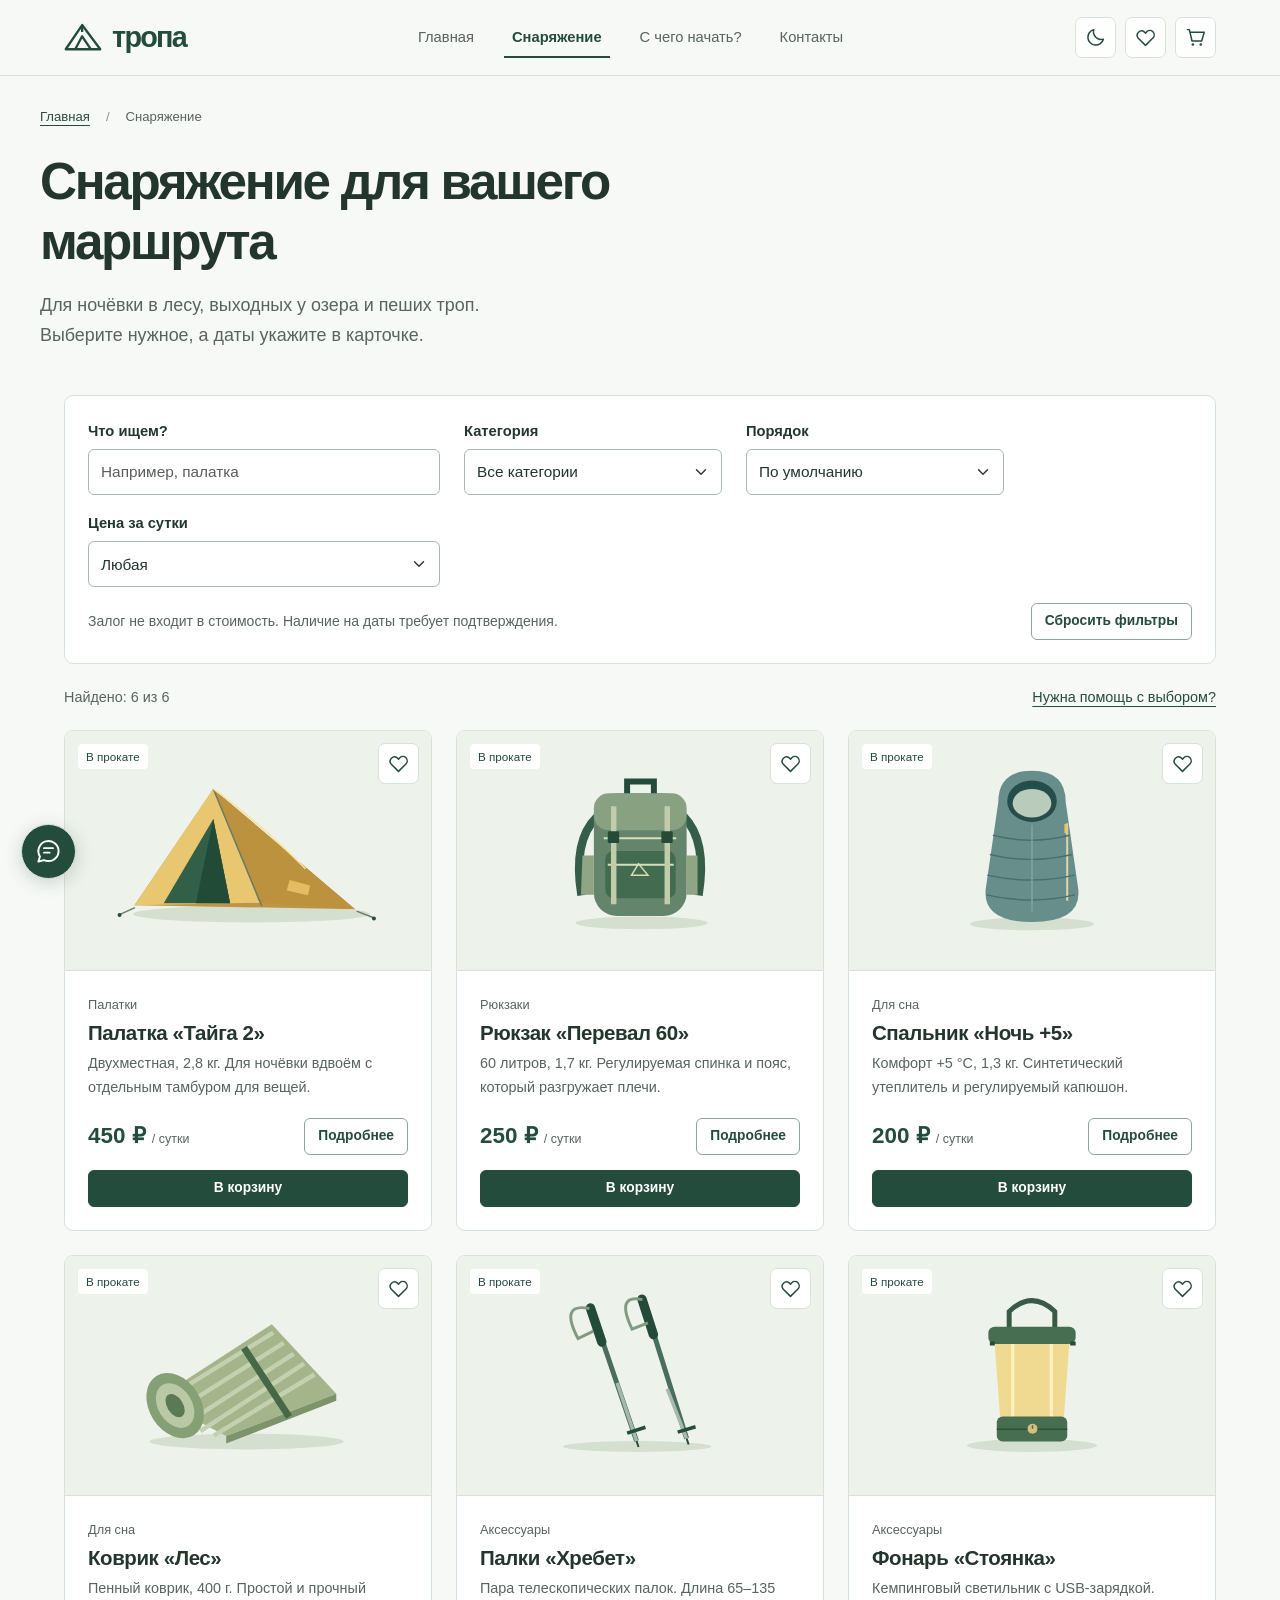
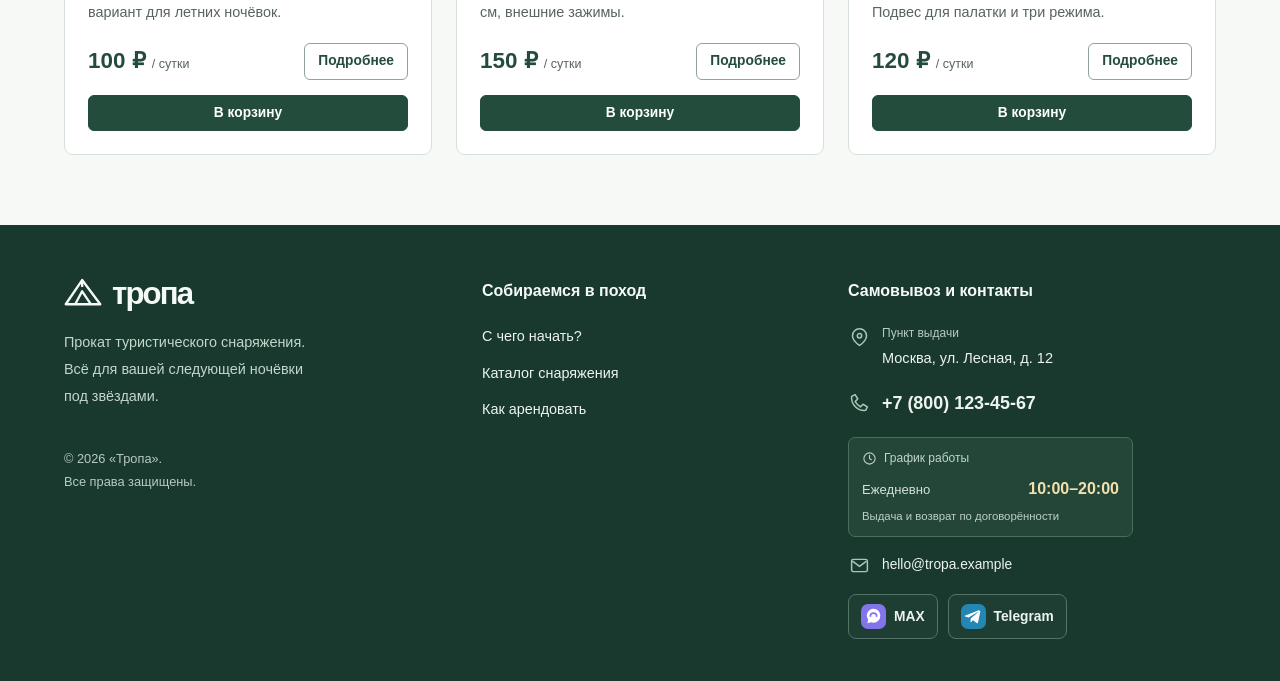
<file: catalog.html>
<!DOCTYPE html>

<html lang="ru">
<head>
<meta charset="utf-8"/>
<meta content="width=device-width, initial-scale=1.0" name="viewport"/>
<title>Каталог туристического снаряжения — Тропа</title>
<meta content="Палатки, рюкзаки, спальники, коврики, треккинговые палки и фонари. Фильтры по категории и цене за сутки." name="description"/>
<meta content="Каталог туристического снаряжения — Тропа" property="og:title"/>
<meta content="Палатки, рюкзаки, спальники, коврики, треккинговые палки и фонари. Фильтры по категории и цене за сутки." property="og:description"/>
<meta content="website" property="og:type"/>
<meta content="#244c3d" name="theme-color"/>
<script src="js/theme-init.js"></script><link href="images/favicon.svg" rel="icon" type="image/svg+xml"/>
<link href="https://cdn.jsdelivr.net/npm/bootstrap@5.3.8/dist/css/bootstrap.min.css" rel="stylesheet"/>
<link href="css/custom.css" rel="stylesheet"/>
<link href="css/features.css" rel="stylesheet"/></head>
<body>
<a class="visually-hidden-focusable skip-link" href="#main">Перейти к содержимому</a>
<header class="site-header"><nav aria-label="Главная навигация" class="navbar navbar-expand-lg">
<div class="container">
<a aria-label="Тропа — главная" class="brand" href="index.html"><svg aria-hidden="true" fill="none" viewBox="0 0 44 36"><path d="M2 31 21 3l21 28H2Z" stroke="currentColor" stroke-linejoin="round" stroke-width="2.7"></path><path d="m13 31 8-15 10 15M21 3v8" stroke="currentColor" stroke-linejoin="round" stroke-width="2.7"></path></svg>тропа</a>
<div aria-label="Инструменты сайта" class="header-tools">
<button aria-label="Включить тёмную тему" aria-pressed="false" class="tool-button js-shop-control" disabled="" id="themeToggle" title="Сменить тему" type="button"><svg aria-hidden="true" fill="none" viewBox="0 0 24 24"><path d="M21 14a9 9 0 0 1-11-11 9 9 0 1 0 11 11Z" stroke="currentColor" stroke-linejoin="round" stroke-width="1.7"></path></svg></button>
<button aria-label="Открыть избранное" class="tool-button js-shop-control" data-open-shop="favorites" disabled="" title="Избранное" type="button"><svg aria-hidden="true" fill="none" viewBox="0 0 24 24"><path d="M20.5 5.5a5 5 0 0 0-7 0L12 7l-1.5-1.5a5 5 0 0 0-7 7L12 21l8.5-8.5a5 5 0 0 0 0-7Z" stroke="currentColor" stroke-linejoin="round" stroke-width="1.7"></path></svg><span class="tool-counter" data-favorites-count="" hidden="">0</span></button>
<button aria-label="Открыть корзину" class="tool-button js-shop-control" data-open-shop="cart" disabled="" title="Корзина" type="button"><svg aria-hidden="true" fill="none" viewBox="0 0 24 24"><path d="M2 3h3l3 13h11l3-10H6" stroke="currentColor" stroke-linejoin="round" stroke-width="1.7"></path><circle cx="9" cy="20" fill="currentColor" r="1.5"></circle><circle cx="18" cy="20" fill="currentColor" r="1.5"></circle></svg><span class="tool-counter" data-cart-count="" hidden="">0</span></button>
<button aria-controls="mainNavbar" aria-expanded="false" aria-label="Открыть меню" class="navbar-toggler" data-bs-target="#mainNavbar" data-bs-toggle="collapse" type="button">☰</button></div><div class="collapse navbar-collapse" id="mainNavbar"><ul class="navbar-nav"><li class="nav-item"><a class="nav-link" href="index.html">Главная</a></li><li class="nav-item"><a aria-current="page" class="nav-link active" href="catalog.html">Снаряжение</a></li><li class="nav-item"><a class="nav-link" href="blog.html">С чего начать?</a></li><li class="nav-item"><a class="nav-link" href="contacts.html">Контакты</a></li>
</ul></div>
</div>
</nav></header>
<main class="page-bottom" id="main">
<div class="container page-top"><nav aria-label="Хлебные крошки"><ol class="breadcrumb"><li class="breadcrumb-item"><a href="index.html">Главная</a></li><li aria-current="page" class="breadcrumb-item">Снаряжение</li></ol></nav><h1>Снаряжение для вашего маршрута</h1><p class="lead">Для ночёвки в лесу, выходных у озера и пеших троп. Выберите нужное, а даты укажите в карточке.</p></div>
<div class="container">
<form aria-label="Фильтры снаряжения" class="filter-panel" id="filters"><div class="row g-3">
<div class="col-12 col-lg-4"><label class="form-label" for="fSearch">Что ищем?</label><input class="form-control" id="fSearch" maxlength="100" placeholder="Например, палатка" type="search"/></div>
<div class="col-12 col-md-4 col-lg-3"><label class="form-label" for="fCategory">Категория</label><select class="form-select" id="fCategory"><option value="">Все категории</option><option value="tents">Палатки</option><option value="packs">Рюкзаки</option><option value="sleep">Для сна</option><option value="accessories">Аксессуары</option></select></div>
<div class="col-6 col-md-4 col-lg-3"><label class="form-label" for="fSort">Порядок</label><select class="form-select" id="fSort"><option value="default">По умолчанию</option><option value="price-asc">Сначала дешевле</option><option value="price-desc">Сначала дороже</option><option value="name">По названию</option></select></div>
<div class="col-6 col-md-4 col-lg-2"><label class="form-label" for="fPrice">Цена за сутки</label><select class="form-select" id="fPrice"><option value="">Любая</option><option value="150">До 150 ₽</option><option value="250">До 250 ₽</option><option value="500">До 500 ₽</option></select></div>
</div><div class="d-flex flex-wrap align-items-center justify-content-between gap-2 mt-3"><span class="small text-muted">Залог не входит в стоимость. Наличие на даты требует подтверждения.</span><button class="btn btn-outline-primary btn-sm" type="reset">Сбросить фильтры</button></div></form>
<noscript><p class="noscript-note">Все товары показаны ниже. Для фильтров включите JavaScript.</p></noscript>
<div class="results-line"><span aria-live="polite" id="resultCount" role="status">Найдено: 6 из 6</span><a href="contacts.html#order">Нужна помощь с выбором?</a></div>
<div class="row g-4" id="productGrid"><div class="col-12 col-md-6 col-lg-4" data-product-id="taiga-2">
<article class="card product-card">
<a aria-hidden="true" class="product-visual" href="equipment.html?id=taiga-2" tabindex="-1">
<img alt="" height="420" loading="lazy" src="images/tent.svg" width="640"/>
<span class="availability">В прокате</span>
</a><button aria-label="В избранное: Палатка «Тайга 2»" aria-pressed="false" class="tool-button favorite-toggle js-shop-control" data-favorite="taiga-2" disabled="" type="button"><svg aria-hidden="true" fill="none" viewBox="0 0 24 24"><path d="M20.5 5.5a5 5 0 0 0-7 0L12 7l-1.5-1.5a5 5 0 0 0-7 7L12 21l8.5-8.5a5 5 0 0 0 0-7Z" stroke="currentColor" stroke-linejoin="round" stroke-width="1.7"></path></svg></button>
<div class="card-body"><p class="product-type">Палатки</p>
<h3><a href="equipment.html?id=taiga-2">Палатка «Тайга 2»</a></h3>
<p class="product-desc">Двухместная, 2,8 кг. Для ночёвки вдвоём с отдельным тамбуром для вещей.</p>
<div class="product-bottom"><span class="price">450 ₽ <small>/ сутки</small></span>
<a aria-label="Подробнее: Палатка «Тайга 2»" class="btn btn-outline-primary btn-sm" href="equipment.html?id=taiga-2">Подробнее</a>
</div>
<div class="product-actions"><button class="btn btn-primary btn-sm js-shop-control" data-add-cart="taiga-2" disabled="" type="button">В корзину</button></div></div>
</article>
</div><div class="col-12 col-md-6 col-lg-4" data-product-id="trail-60">
<article class="card product-card">
<a aria-hidden="true" class="product-visual" href="equipment.html?id=trail-60" tabindex="-1">
<img alt="" height="420" loading="lazy" src="images/backpack.svg" width="640"/>
<span class="availability">В прокате</span>
</a><button aria-label="В избранное: Рюкзак «Перевал 60»" aria-pressed="false" class="tool-button favorite-toggle js-shop-control" data-favorite="trail-60" disabled="" type="button"><svg aria-hidden="true" fill="none" viewBox="0 0 24 24"><path d="M20.5 5.5a5 5 0 0 0-7 0L12 7l-1.5-1.5a5 5 0 0 0-7 7L12 21l8.5-8.5a5 5 0 0 0 0-7Z" stroke="currentColor" stroke-linejoin="round" stroke-width="1.7"></path></svg></button>
<div class="card-body"><p class="product-type">Рюкзаки</p>
<h3><a href="equipment.html?id=trail-60">Рюкзак «Перевал 60»</a></h3>
<p class="product-desc">60 литров, 1,7 кг. Регулируемая спинка и пояс, который разгружает плечи.</p>
<div class="product-bottom"><span class="price">250 ₽ <small>/ сутки</small></span>
<a aria-label="Подробнее: Рюкзак «Перевал 60»" class="btn btn-outline-primary btn-sm" href="equipment.html?id=trail-60">Подробнее</a>
</div>
<div class="product-actions"><button class="btn btn-primary btn-sm js-shop-control" data-add-cart="trail-60" disabled="" type="button">В корзину</button></div></div>
</article>
</div><div class="col-12 col-md-6 col-lg-4" data-product-id="night-plus5">
<article class="card product-card">
<a aria-hidden="true" class="product-visual" href="equipment.html?id=night-plus5" tabindex="-1">
<img alt="" height="420" loading="lazy" src="images/sleeping-bag.svg" width="640"/>
<span class="availability">В прокате</span>
</a><button aria-label="В избранное: Спальник «Ночь +5»" aria-pressed="false" class="tool-button favorite-toggle js-shop-control" data-favorite="night-plus5" disabled="" type="button"><svg aria-hidden="true" fill="none" viewBox="0 0 24 24"><path d="M20.5 5.5a5 5 0 0 0-7 0L12 7l-1.5-1.5a5 5 0 0 0-7 7L12 21l8.5-8.5a5 5 0 0 0 0-7Z" stroke="currentColor" stroke-linejoin="round" stroke-width="1.7"></path></svg></button>
<div class="card-body"><p class="product-type">Для сна</p>
<h3><a href="equipment.html?id=night-plus5">Спальник «Ночь +5»</a></h3>
<p class="product-desc">Комфорт +5 °C, 1,3 кг. Синтетический утеплитель и регулируемый капюшон.</p>
<div class="product-bottom"><span class="price">200 ₽ <small>/ сутки</small></span>
<a aria-label="Подробнее: Спальник «Ночь +5»" class="btn btn-outline-primary btn-sm" href="equipment.html?id=night-plus5">Подробнее</a>
</div>
<div class="product-actions"><button class="btn btn-primary btn-sm js-shop-control" data-add-cart="night-plus5" disabled="" type="button">В корзину</button></div></div>
</article>
</div><div class="col-12 col-md-6 col-lg-4" data-product-id="forest-mat">
<article class="card product-card">
<a aria-hidden="true" class="product-visual" href="equipment.html?id=forest-mat" tabindex="-1">
<img alt="" height="420" loading="lazy" src="images/mat.svg" width="640"/>
<span class="availability">В прокате</span>
</a><button aria-label="В избранное: Коврик «Лес»" aria-pressed="false" class="tool-button favorite-toggle js-shop-control" data-favorite="forest-mat" disabled="" type="button"><svg aria-hidden="true" fill="none" viewBox="0 0 24 24"><path d="M20.5 5.5a5 5 0 0 0-7 0L12 7l-1.5-1.5a5 5 0 0 0-7 7L12 21l8.5-8.5a5 5 0 0 0 0-7Z" stroke="currentColor" stroke-linejoin="round" stroke-width="1.7"></path></svg></button>
<div class="card-body"><p class="product-type">Для сна</p>
<h3><a href="equipment.html?id=forest-mat">Коврик «Лес»</a></h3>
<p class="product-desc">Пенный коврик, 400 г. Простой и прочный вариант для летних ночёвок.</p>
<div class="product-bottom"><span class="price">100 ₽ <small>/ сутки</small></span>
<a aria-label="Подробнее: Коврик «Лес»" class="btn btn-outline-primary btn-sm" href="equipment.html?id=forest-mat">Подробнее</a>
</div>
<div class="product-actions"><button class="btn btn-primary btn-sm js-shop-control" data-add-cart="forest-mat" disabled="" type="button">В корзину</button></div></div>
</article>
</div><div class="col-12 col-md-6 col-lg-4" data-product-id="ridge-poles">
<article class="card product-card">
<a aria-hidden="true" class="product-visual" href="equipment.html?id=ridge-poles" tabindex="-1">
<img alt="" height="420" loading="lazy" src="images/poles.svg" width="640"/>
<span class="availability">В прокате</span>
</a><button aria-label="В избранное: Палки «Хребет»" aria-pressed="false" class="tool-button favorite-toggle js-shop-control" data-favorite="ridge-poles" disabled="" type="button"><svg aria-hidden="true" fill="none" viewBox="0 0 24 24"><path d="M20.5 5.5a5 5 0 0 0-7 0L12 7l-1.5-1.5a5 5 0 0 0-7 7L12 21l8.5-8.5a5 5 0 0 0 0-7Z" stroke="currentColor" stroke-linejoin="round" stroke-width="1.7"></path></svg></button>
<div class="card-body"><p class="product-type">Аксессуары</p>
<h3><a href="equipment.html?id=ridge-poles">Палки «Хребет»</a></h3>
<p class="product-desc">Пара телескопических палок. Длина 65–135 см, внешние зажимы.</p>
<div class="product-bottom"><span class="price">150 ₽ <small>/ сутки</small></span>
<a aria-label="Подробнее: Палки «Хребет»" class="btn btn-outline-primary btn-sm" href="equipment.html?id=ridge-poles">Подробнее</a>
</div>
<div class="product-actions"><button class="btn btn-primary btn-sm js-shop-control" data-add-cart="ridge-poles" disabled="" type="button">В корзину</button></div></div>
</article>
</div><div class="col-12 col-md-6 col-lg-4" data-product-id="camp-light">
<article class="card product-card">
<a aria-hidden="true" class="product-visual" href="equipment.html?id=camp-light" tabindex="-1">
<img alt="" height="420" loading="lazy" src="images/lantern.svg" width="640"/>
<span class="availability">В прокате</span>
</a><button aria-label="В избранное: Фонарь «Стоянка»" aria-pressed="false" class="tool-button favorite-toggle js-shop-control" data-favorite="camp-light" disabled="" type="button"><svg aria-hidden="true" fill="none" viewBox="0 0 24 24"><path d="M20.5 5.5a5 5 0 0 0-7 0L12 7l-1.5-1.5a5 5 0 0 0-7 7L12 21l8.5-8.5a5 5 0 0 0 0-7Z" stroke="currentColor" stroke-linejoin="round" stroke-width="1.7"></path></svg></button>
<div class="card-body"><p class="product-type">Аксессуары</p>
<h3><a href="equipment.html?id=camp-light">Фонарь «Стоянка»</a></h3>
<p class="product-desc">Кемпинговый светильник с USB-зарядкой. Подвес для палатки и три режима.</p>
<div class="product-bottom"><span class="price">120 ₽ <small>/ сутки</small></span>
<a aria-label="Подробнее: Фонарь «Стоянка»" class="btn btn-outline-primary btn-sm" href="equipment.html?id=camp-light">Подробнее</a>
</div>
<div class="product-actions"><button class="btn btn-primary btn-sm js-shop-control" data-add-cart="camp-light" disabled="" type="button">В корзину</button></div></div>
</article>
</div></div>
<div class="empty-state" hidden="" id="emptyState"><h2>Ничего не нашлось</h2><p>Попробуйте другое название или уберите ограничение по цене.</p><button class="btn btn-outline-primary" id="clearEmpty" type="button">Сбросить фильтры</button></div>
</div>
</main>
<footer class="site-footer" id="siteFooter">
<div class="container">
<div class="row g-4 footer-columns">
<div class="col-12 col-md-4 footer-brand">
<a class="brand" href="index.html"><svg aria-hidden="true" fill="none" viewBox="0 0 44 36"><path d="M2 31 21 3l21 28H2Z" stroke="currentColor" stroke-linejoin="round" stroke-width="2.7"></path><path d="m13 31 8-15 10 15M21 3v8" stroke="currentColor" stroke-linejoin="round" stroke-width="2.7"></path></svg>тропа</a>
<p class="footer-description">Прокат туристического снаряжения.<br/>Всё для вашей следующей ночёвки под звёздами.</p>
<p class="footer-copyright">© 2026 «Тропа».<br/>Все права защищены.</p>
</div>
<nav aria-label="Навигация в подвале" class="col-12 col-md-4 footer-nav">
<h2>Собираемся в поход</h2><a href="blog.html">С чего начать?</a>
<a href="catalog.html">Каталог снаряжения</a>
<a href="index.html#how">Как арендовать</a>
</nav>
<div class="col-12 col-md-4 footer-contact">
<h2>Самовывоз и контакты</h2>
<address class="footer-contact-details">
<div class="footer-contact-item">
<span class="contact-icon"><svg aria-hidden="true" fill="none" viewBox="0 0 24 24"><path d="M20 10c0 6-8 11-8 11S4 16 4 10a8 8 0 1 1 16 0Z" stroke="currentColor" stroke-width="1.7"></path><circle cx="12" cy="10" r="2.5" stroke="currentColor" stroke-width="1.7"></circle></svg></span>
<div><span class="contact-label">Пункт выдачи</span><span class="contact-address">Москва, ул. Лесная, д. 12</span></div>
</div>
<div class="footer-contact-item">
<span class="contact-icon"><svg aria-hidden="true" fill="none" viewBox="0 0 24 24"><path d="m7 3 3 5-3 3c2 3 3 4 6 6l3-3 5 3-2 4C10 22 2 14 3 5Z" stroke="currentColor" stroke-linejoin="round" stroke-width="1.7"></path></svg></span>
<a class="footer-phone" href="tel:+78001234567">+7 (800) 123-45-67</a>
</div>
</address>
<div aria-label="График работы: ежедневно с 10:00 до 20:00" class="footer-hours">
<div class="hours-title"><svg aria-hidden="true" fill="none" viewBox="0 0 24 24"><circle cx="12" cy="12" r="9" stroke="currentColor" stroke-width="1.7"></circle><path d="M12 7v5l3 2" stroke="currentColor" stroke-linecap="round" stroke-width="1.7"></path></svg><span>График работы</span></div>
<div class="hours-line"><span>Ежедневно</span><strong>10:00–20:00</strong></div>
<p>Выдача и возврат по договорённости</p>
</div><div class="footer-email"><span class="contact-icon"><svg aria-hidden="true" fill="none" viewBox="0 0 24 24"><rect height="14" rx="2" stroke="currentColor" stroke-width="1.7" width="18" x="3" y="5"></rect><path d="m4 7 8 6 8-6" stroke="currentColor" stroke-linejoin="round" stroke-width="1.7"></path></svg></span><a href="mailto:hello@tropa.example">hello@tropa.example</a></div><div aria-label="Мессенджеры" class="footer-socials" role="group">
<a aria-label="Открыть MAX в новой вкладке" class="social-link social-link-max" href="https://max.ru/" rel="noopener noreferrer" target="_blank"><span class="social-icon social-icon-max"><svg aria-hidden="true" fill="none" viewBox="0 0 24 24"><path d="M20.5 11.5a8.5 8.5 0 0 1-8.5 8.5 9 9 0 0 1-3.1-.6l-4.7 1 1.1-4.5A8.5 8.5 0 1 1 20.5 11.5Z" fill="currentColor"></path><path d="M8 11.7a4 4 0 0 1 8 0" stroke="#8274E9" stroke-linecap="round" stroke-width="2.1"></path></svg></span><span>MAX</span></a>
<a aria-label="Открыть Telegram в новой вкладке" class="social-link social-link-telegram" href="https://t.me/" rel="noopener noreferrer" target="_blank"><span class="social-icon social-icon-telegram"><svg aria-hidden="true" fill="none" viewBox="0 0 24 24"><path d="m20.8 4.3-3.2 15.1c-.2 1.1-.9 1.4-1.8.8l-4.9-3.6-2.4 2.3c-.3.3-.5.5-1 .5l.4-5 9.2-8.3c.4-.4-.1-.6-.6-.3L5.1 13l-4.5-1.4c-1-.3-1-1 .2-1.5l17.7-6.8c.8-.3 1.6.2 1.3 1Z" fill="currentColor" transform="translate(1 1) scale(.95)"></path></svg></span><span>Telegram</span></a>
</div>
</div>
</div>
</div>
</footer>
<button aria-label="Вернуться к началу страницы" class="to-top" hidden="" id="toTop" title="К началу страницы" type="button"><svg aria-hidden="true" fill="none" viewBox="0 0 32 32"><path class="top-tent-canopy" d="m4 26 11-20 14 20H4Z" fill="currentColor" fill-opacity=".09" stroke="currentColor" stroke-linejoin="round" stroke-width="1.8"></path><path d="m15 6 6 20M9 26l6-12 4 12M3 27h27" stroke="currentColor" stroke-linecap="round" stroke-linejoin="round" stroke-width="1.7"></path><path d="m15 14 4 12H9l6-12Z" fill="currentColor" fill-opacity=".16"></path></svg></button>
<dialog aria-labelledby="shopTitle" class="shop-dialog" id="shopDialog">
<header class="drawer-header"><h2 id="shopTitle">Корзина</h2><button aria-label="Закрыть панель" class="close-button" id="shopClose" type="button">×</button></header>
<div class="shop-body" id="shopBody"></div>
</dialog>
<div aria-live="polite" class="shop-toast" hidden="" id="shopToast" role="status"></div>
<button aria-controls="consultantPanel" aria-expanded="false" aria-label="Открыть консультанта" class="consultant-toggle js-shop-control" disabled="" id="consultantToggle" title="Консультант" type="button"><svg aria-hidden="true" fill="none" viewBox="0 0 24 24"><path d="M21 11.5a9 9 0 0 1-9 9 9 9 0 0 1-4-.9L3 21l1.4-4.5A9 9 0 1 1 21 11.5Z" stroke="currentColor" stroke-linejoin="round" stroke-width="1.7"></path><path d="M8 9h8m-8 4h5" stroke="currentColor" stroke-linecap="round" stroke-width="1.7"></path></svg></button>
<section aria-labelledby="chatTitle" class="consultant-panel" hidden="" id="consultantPanel" role="dialog">
<header class="chat-header"><div><h2 id="chatTitle" tabindex="-1">Консультант «Тропы»</h2><p>Автопомощник по снаряжению и аренде</p></div><button aria-label="Закрыть консультанта" class="close-button" id="chatClose" type="button">×</button></header>
<div aria-label="Сообщения консультанта" aria-live="polite" aria-relevant="additions" class="chat-log" id="chatLog" role="log"></div>
<div aria-label="Быстрые вопросы" class="chat-quick"><button data-chat-question="Что взять в первый поход?" type="button">Первый поход</button><button data-chat-question="Как считаются цена и залог?" type="button">Цены и залог</button><button data-chat-question="Где самовывоз и какой график?" type="button">Самовывоз</button></div>
<form class="chat-form" id="chatForm"><label class="visually-hidden" for="chatInput">Ваш вопрос</label><input autocomplete="off" class="form-control" id="chatInput" maxlength="500" placeholder="Спросите о снаряжении" type="text"/><button class="btn btn-primary" type="submit">Спросить</button></form>
<a class="chat-contact" href="contacts.html#pickup">Контакты пункта проката</a>
</section><script src="https://cdn.jsdelivr.net/npm/bootstrap@5.3.8/dist/js/bootstrap.bundle.min.js"></script>
<script src="js/products.js"></script>
<script src="js/store.js"></script><script src="js/app.js"></script><script src="js/features.js"></script>
</body>
</html>
</file>
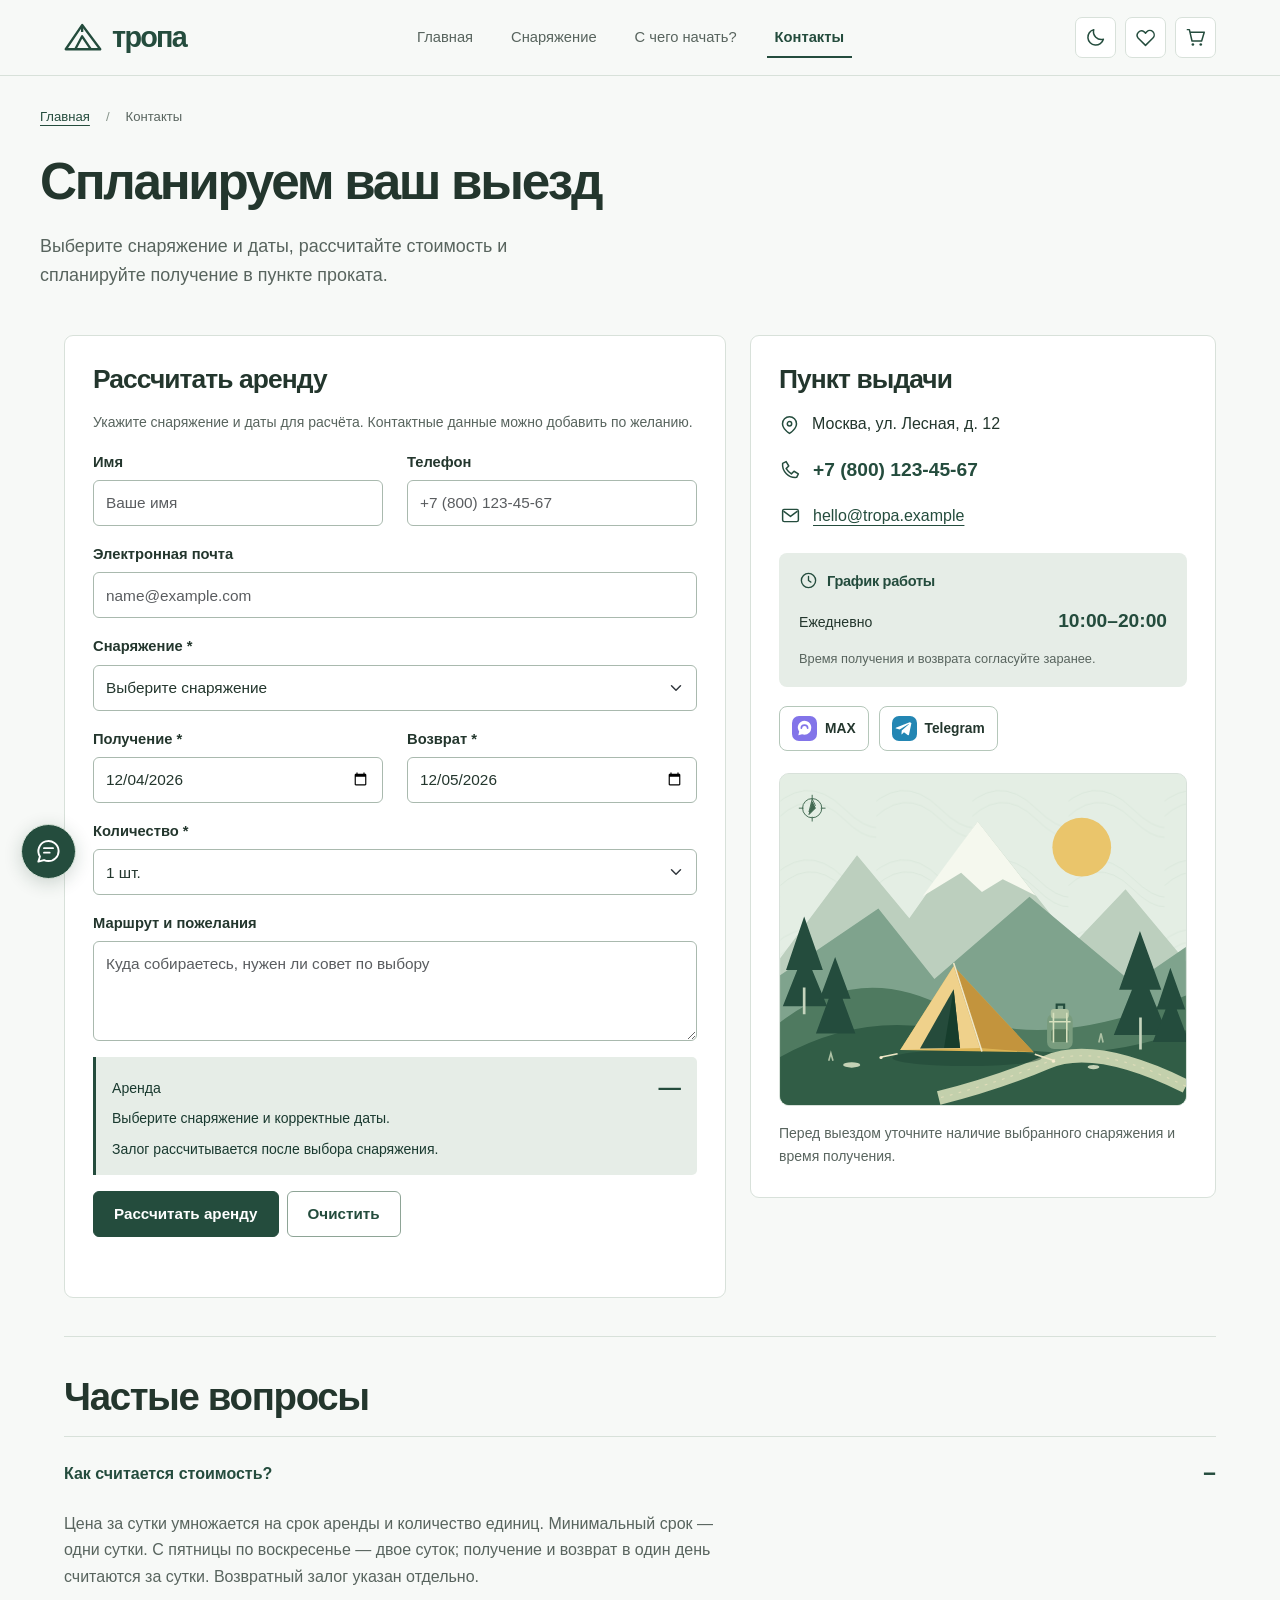
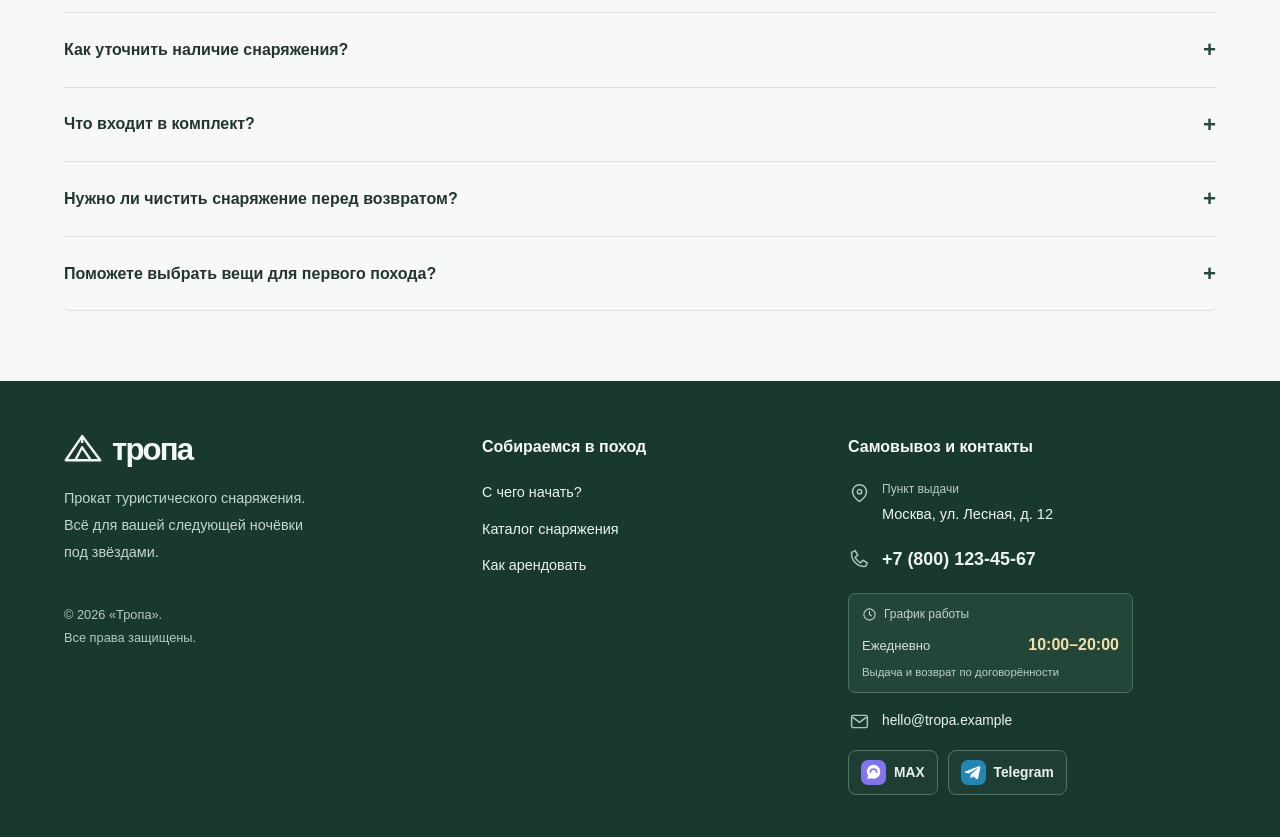
<file: contacts.html>
<!DOCTYPE html>

<html lang="ru">
<head>
<meta charset="utf-8"/>
<meta content="width=device-width, initial-scale=1.0" name="viewport"/>
<title>Контакты и расчёт аренды — Тропа</title>
<meta content="Адрес пункта выдачи, телефон, график работы и расчёт стоимости аренды туристического снаряжения." name="description"/>
<meta content="Контакты и расчёт аренды — Тропа" property="og:title"/>
<meta content="Адрес пункта выдачи, телефон, график работы и расчёт стоимости аренды туристического снаряжения." property="og:description"/>
<meta content="website" property="og:type"/>
<meta content="#244c3d" name="theme-color"/>
<script src="js/theme-init.js"></script><link href="images/favicon.svg" rel="icon" type="image/svg+xml"/>
<link href="https://cdn.jsdelivr.net/npm/bootstrap@5.3.8/dist/css/bootstrap.min.css" rel="stylesheet"/>
<link href="css/custom.css" rel="stylesheet"/>
<link href="css/features.css" rel="stylesheet"/></head>
<body>
<a class="visually-hidden-focusable skip-link" href="#main">Перейти к содержимому</a>
<header class="site-header"><nav aria-label="Главная навигация" class="navbar navbar-expand-lg">
<div class="container">
<a aria-label="Тропа — главная" class="brand" href="index.html"><svg aria-hidden="true" fill="none" viewBox="0 0 44 36"><path d="M2 31 21 3l21 28H2Z" stroke="currentColor" stroke-linejoin="round" stroke-width="2.7"></path><path d="m13 31 8-15 10 15M21 3v8" stroke="currentColor" stroke-linejoin="round" stroke-width="2.7"></path></svg>тропа</a>
<div aria-label="Инструменты сайта" class="header-tools">
<button aria-label="Включить тёмную тему" aria-pressed="false" class="tool-button js-shop-control" disabled="" id="themeToggle" title="Сменить тему" type="button"><svg aria-hidden="true" fill="none" viewBox="0 0 24 24"><path d="M21 14a9 9 0 0 1-11-11 9 9 0 1 0 11 11Z" stroke="currentColor" stroke-linejoin="round" stroke-width="1.7"></path></svg></button>
<button aria-label="Открыть избранное" class="tool-button js-shop-control" data-open-shop="favorites" disabled="" title="Избранное" type="button"><svg aria-hidden="true" fill="none" viewBox="0 0 24 24"><path d="M20.5 5.5a5 5 0 0 0-7 0L12 7l-1.5-1.5a5 5 0 0 0-7 7L12 21l8.5-8.5a5 5 0 0 0 0-7Z" stroke="currentColor" stroke-linejoin="round" stroke-width="1.7"></path></svg><span class="tool-counter" data-favorites-count="" hidden="">0</span></button>
<button aria-label="Открыть корзину" class="tool-button js-shop-control" data-open-shop="cart" disabled="" title="Корзина" type="button"><svg aria-hidden="true" fill="none" viewBox="0 0 24 24"><path d="M2 3h3l3 13h11l3-10H6" stroke="currentColor" stroke-linejoin="round" stroke-width="1.7"></path><circle cx="9" cy="20" fill="currentColor" r="1.5"></circle><circle cx="18" cy="20" fill="currentColor" r="1.5"></circle></svg><span class="tool-counter" data-cart-count="" hidden="">0</span></button>
<button aria-controls="mainNavbar" aria-expanded="false" aria-label="Открыть меню" class="navbar-toggler" data-bs-target="#mainNavbar" data-bs-toggle="collapse" type="button">☰</button></div><div class="collapse navbar-collapse" id="mainNavbar"><ul class="navbar-nav"><li class="nav-item"><a class="nav-link" href="index.html">Главная</a></li><li class="nav-item"><a class="nav-link" href="catalog.html">Снаряжение</a></li><li class="nav-item"><a class="nav-link" href="blog.html">С чего начать?</a></li><li class="nav-item"><a aria-current="page" class="nav-link active" href="contacts.html">Контакты</a></li>
</ul></div>
</div>
</nav></header>
<main class="page-bottom" id="main"><div class="container page-top"><nav aria-label="Хлебные крошки"><ol class="breadcrumb"><li class="breadcrumb-item"><a href="index.html">Главная</a></li><li aria-current="page" class="breadcrumb-item">Контакты</li></ol></nav><h1>Спланируем ваш выезд</h1><p class="lead">Выберите снаряжение и даты, рассчитайте стоимость и спланируйте получение в пункте проката.</p></div>
<div class="container"><div class="row g-4">
<section class="col-12 col-lg-7" id="order"><div class="panel">
<h2 id="orderHeading">Рассчитать аренду</h2><p class="small text-muted">Укажите снаряжение и даты для расчёта. Контактные данные можно добавить по желанию.</p>
<form id="orderForm" novalidate=""><div class="cart-order-items" hidden="" id="cartOrderItems"></div><div class="row g-3">
<div class="col-12 col-md-6"><label class="form-label" for="orderName">Имя</label><input autocomplete="given-name" class="form-control" id="orderName" maxlength="80" minlength="2" name="name" placeholder="Ваше имя" type="text"/><div class="invalid-feedback">Укажите имя: не менее двух символов.</div></div>
<div class="col-12 col-md-6"><label class="form-label" for="orderPhone">Телефон</label><input autocomplete="tel" class="form-control" id="orderPhone" inputmode="tel" maxlength="25" name="phone" placeholder="+7 (800) 123-45-67" type="tel"/><div class="invalid-feedback">Укажите номер: от 10 до 15 цифр.</div></div>
<div class="col-12"><label class="form-label" for="orderEmail">Электронная почта</label><input autocomplete="email" class="form-control" id="orderEmail" maxlength="254" name="email" placeholder="name@example.com" type="email"/><div class="invalid-feedback">Проверьте адрес электронной почты.</div></div>
<div class="col-12" id="singleItemField"><label class="form-label" for="orderItem">Снаряжение *</label><select class="form-select" id="orderItem" name="item" required=""><option value="">Выберите снаряжение</option><option value="taiga-2">Палатка «Тайга 2» — 450 ₽/сут.</option><option value="trail-60">Рюкзак «Перевал 60» — 250 ₽/сут.</option><option value="night-plus5">Спальник «Ночь +5» — 200 ₽/сут.</option><option value="forest-mat">Коврик «Лес» — 100 ₽/сут.</option><option value="ridge-poles">Палки «Хребет» — 150 ₽/сут.</option><option value="camp-light">Фонарь «Стоянка» — 120 ₽/сут.</option></select><div class="invalid-feedback">Выберите предмет для аренды.</div></div>
<div class="col-6"><label class="form-label" for="orderStart">Получение *</label><input class="form-control" id="orderStart" name="start" required="" type="date"/><div class="invalid-feedback">Укажите дату не раньше сегодняшнего дня.</div></div>
<div class="col-6"><label class="form-label" for="orderEnd">Возврат *</label><input class="form-control" id="orderEnd" name="end" required="" type="date"/><div class="invalid-feedback">Возврат не может быть раньше получения.</div></div>
<div class="col-12" id="singleQuantityField"><label class="form-label" for="orderQuantity">Количество *</label><select class="form-select" id="orderQuantity" name="quantity" required=""><option value="1">1 шт.</option><option value="2">2 шт.</option><option value="3">3 шт.</option><option value="4">4 шт.</option><option value="5">5 шт.</option></select></div>
<div class="col-12"><label class="form-label" for="orderComment">Маршрут и пожелания</label><textarea class="form-control" id="orderComment" maxlength="1500" name="comment" placeholder="Куда собираетесь, нужен ли совет по выбору" rows="3"></textarea></div>
<div class="col-12"><div class="notice notice-success"><div class="d-flex justify-content-between align-items-center gap-2"><span>Аренда</span><strong aria-live="polite" class="price" id="orderTotal">—</strong></div><p class="small mb-2" id="orderSummary">Выберите снаряжение и даты.</p><p class="small mb-0" id="orderDeposit">Залог рассчитывается отдельно.</p></div></div>
<div class="col-12 d-flex flex-wrap gap-2"><button class="btn btn-primary" type="submit">Рассчитать аренду</button><button class="btn btn-outline-primary" type="reset">Очистить</button></div>
<div class="col-12"><p aria-live="polite" class="small" id="formMessage" role="status"></p><div class="notice notice-success" hidden="" id="formSuccess" role="status" tabindex="-1"><strong>Расчёт готов.</strong><p class="mt-3 mb-2" id="receiptText"></p><p class="mb-0">Для подтверждения наличия и оформления аренды свяжитесь с пунктом проката.</p></div></div>
</div></form>
<noscript><p class="noscript-note">Для расчёта стоимости включите JavaScript.</p></noscript>
</div></section>
<aside class="col-12 col-lg-5 contact-details"><section class="panel mb-4 pickup-panel" id="pickup">
<h2>Пункт выдачи</h2>
<address class="pickup-address">
<p class="pickup-location"><svg aria-hidden="true" fill="none" viewBox="0 0 24 24"><path d="M20 10c0 6-8 11-8 11S4 16 4 10a8 8 0 1 1 16 0Z" stroke="currentColor" stroke-width="1.7"></path><circle cx="12" cy="10" r="2.5" stroke="currentColor" stroke-width="1.7"></circle></svg><span>Москва, ул. Лесная, д. 12</span></p>
<p class="pickup-contact-row"><span class="contact-icon"><svg aria-hidden="true" fill="none" viewBox="0 0 24 24"><path d="m7 3 3 5-3 3c2 3 3 4 6 6l3-3 5 3-2 4C10 22 2 14 3 5Z" stroke="currentColor" stroke-linejoin="round" stroke-width="1.7"></path></svg></span><a class="pickup-phone" href="tel:+78001234567">+7 (800) 123-45-67</a></p>
<p class="pickup-email pickup-contact-row"><span class="contact-icon"><svg aria-hidden="true" fill="none" viewBox="0 0 24 24"><rect height="14" rx="2" stroke="currentColor" stroke-width="1.7" width="18" x="3" y="5"></rect><path d="m4 7 8 6 8-6" stroke="currentColor" stroke-linejoin="round" stroke-width="1.7"></path></svg></span><a href="mailto:hello@tropa.example">hello@tropa.example</a></p></address>
<div class="pickup-hours">
<h3><svg aria-hidden="true" fill="none" viewBox="0 0 24 24"><circle cx="12" cy="12" r="9" stroke="currentColor" stroke-width="1.7"></circle><path d="M12 7v5l3 2" stroke="currentColor" stroke-linecap="round" stroke-width="1.7"></path></svg>График работы</h3>
<div class="hours-line"><span>Ежедневно</span><strong>10:00–20:00</strong></div>
<p>Время получения и возврата согласуйте заранее.</p>
</div><div aria-label="Мессенджеры" class="footer-socials pickup-socials" role="group">
<a aria-label="Открыть MAX в новой вкладке" class="social-link social-link-max" href="https://max.ru/" rel="noopener noreferrer" target="_blank"><span class="social-icon social-icon-max"><svg aria-hidden="true" fill="none" viewBox="0 0 24 24"><path d="M20.5 11.5a8.5 8.5 0 0 1-8.5 8.5 9 9 0 0 1-3.1-.6l-4.7 1 1.1-4.5A8.5 8.5 0 1 1 20.5 11.5Z" fill="currentColor"></path><path d="M8 11.7a4 4 0 0 1 8 0" stroke="#8274E9" stroke-linecap="round" stroke-width="2.1"></path></svg></span><span>MAX</span></a>
<a aria-label="Открыть Telegram в новой вкладке" class="social-link social-link-telegram" href="https://t.me/" rel="noopener noreferrer" target="_blank"><span class="social-icon social-icon-telegram"><svg aria-hidden="true" fill="none" viewBox="0 0 24 24"><path d="m20.8 4.3-3.2 15.1c-.2 1.1-.9 1.4-1.8.8l-4.9-3.6-2.4 2.3c-.3.3-.5.5-1 .5l.4-5 9.2-8.3c.4-.4-.1-.6-.6-.3L5.1 13l-4.5-1.4c-1-.3-1-1 .2-1.5l17.7-6.8c.8-.3 1.6.2 1.3 1Z" fill="currentColor" transform="translate(1 1) scale(.95)"></path></svg></span><span>Telegram</span></a>
</div>
<figure class="pickup-scenery" id="pickupPicture"><img alt="Палатка и рюкзак на горной стоянке среди хвойных деревьев" class="contact-scenery" height="620" src="images/camp.svg" width="760"/></figure>
<p class="small text-muted mb-0">Перед выездом уточните наличие выбранного снаряжения и время получения.</p>
</section></aside>
</div>
<section class="section-line" id="faq"><h2>Частые вопросы</h2><div class="accordion" id="faqAccordion"><div class="accordion-item"><h3 class="accordion-header"><button aria-controls="faq0" aria-expanded="true" class="accordion-button" data-bs-target="#faq0" data-bs-toggle="collapse" type="button">Как считается стоимость?</button></h3><div class="accordion-collapse collapse show" data-bs-parent="#faqAccordion" id="faq0"><div class="accordion-body">Цена за сутки умножается на срок аренды и количество единиц. Минимальный срок — одни сутки. С пятницы по воскресенье — двое суток; получение и возврат в один день считаются за сутки. Возвратный залог указан отдельно.</div></div></div><div class="accordion-item"><h3 class="accordion-header"><button aria-controls="faq1" aria-expanded="false" class="accordion-button collapsed" data-bs-target="#faq1" data-bs-toggle="collapse" type="button">Как уточнить наличие снаряжения?</button></h3><div class="accordion-collapse collapse" data-bs-parent="#faqAccordion" id="faq1"><div class="accordion-body">Выберите снаряжение и даты, затем свяжитесь с пунктом проката по телефону. Сотрудник проверит наличие и согласует время получения. Калькулятор показывает предварительную стоимость и не создаёт бронирование.</div></div></div><div class="accordion-item"><h3 class="accordion-header"><button aria-controls="faq2" aria-expanded="false" class="accordion-button collapsed" data-bs-target="#faq2" data-bs-toggle="collapse" type="button">Что входит в комплект?</button></h3><div class="accordion-collapse collapse" data-bs-parent="#faqAccordion" id="faq2"><div class="accordion-body">Состав комплекта указан на странице каждого предмета. Для палатки это тент, внутренняя палатка, дуги, колышки, оттяжки и чехол. При получении проверьте комплектность вместе с сотрудником.</div></div></div><div class="accordion-item"><h3 class="accordion-header"><button aria-controls="faq3" aria-expanded="false" class="accordion-button collapsed" data-bs-target="#faq3" data-bs-toggle="collapse" type="button">Нужно ли чистить снаряжение перед возвратом?</button></h3><div class="accordion-collapse collapse" data-bs-parent="#faqAccordion" id="faq3"><div class="accordion-body">Удалите землю и мусор, проверьте, что все детали на месте. Палатку по возможности просушите. Если вернуть вещи сухими не получается, предупредите сотрудника. Не используйте агрессивные чистящие средства.</div></div></div><div class="accordion-item"><h3 class="accordion-header"><button aria-controls="faq4" aria-expanded="false" class="accordion-button collapsed" data-bs-target="#faq4" data-bs-toggle="collapse" type="button">Поможете выбрать вещи для первого похода?</button></h3><div class="accordion-collapse collapse" data-bs-parent="#faqAccordion" id="faq4"><div class="accordion-body">Да, расскажите о маршруте, количестве участников, длительности и ожидаемой погоде. Это поможет подобрать палатку, спальник, рюкзак и другие необходимые вещи.</div></div></div></div></section>
</div>
</main>
<footer class="site-footer" id="siteFooter">
<div class="container">
<div class="row g-4 footer-columns">
<div class="col-12 col-md-4 footer-brand">
<a class="brand" href="index.html"><svg aria-hidden="true" fill="none" viewBox="0 0 44 36"><path d="M2 31 21 3l21 28H2Z" stroke="currentColor" stroke-linejoin="round" stroke-width="2.7"></path><path d="m13 31 8-15 10 15M21 3v8" stroke="currentColor" stroke-linejoin="round" stroke-width="2.7"></path></svg>тропа</a>
<p class="footer-description">Прокат туристического снаряжения.<br/>Всё для вашей следующей ночёвки под звёздами.</p>
<p class="footer-copyright">© 2026 «Тропа».<br/>Все права защищены.</p>
</div>
<nav aria-label="Навигация в подвале" class="col-12 col-md-4 footer-nav">
<h2>Собираемся в поход</h2><a href="blog.html">С чего начать?</a>
<a href="catalog.html">Каталог снаряжения</a>
<a href="index.html#how">Как арендовать</a>
</nav>
<div class="col-12 col-md-4 footer-contact">
<h2>Самовывоз и контакты</h2>
<address class="footer-contact-details">
<div class="footer-contact-item">
<span class="contact-icon"><svg aria-hidden="true" fill="none" viewBox="0 0 24 24"><path d="M20 10c0 6-8 11-8 11S4 16 4 10a8 8 0 1 1 16 0Z" stroke="currentColor" stroke-width="1.7"></path><circle cx="12" cy="10" r="2.5" stroke="currentColor" stroke-width="1.7"></circle></svg></span>
<div><span class="contact-label">Пункт выдачи</span><span class="contact-address">Москва, ул. Лесная, д. 12</span></div>
</div>
<div class="footer-contact-item">
<span class="contact-icon"><svg aria-hidden="true" fill="none" viewBox="0 0 24 24"><path d="m7 3 3 5-3 3c2 3 3 4 6 6l3-3 5 3-2 4C10 22 2 14 3 5Z" stroke="currentColor" stroke-linejoin="round" stroke-width="1.7"></path></svg></span>
<a class="footer-phone" href="tel:+78001234567">+7 (800) 123-45-67</a>
</div>
</address>
<div aria-label="График работы: ежедневно с 10:00 до 20:00" class="footer-hours">
<div class="hours-title"><svg aria-hidden="true" fill="none" viewBox="0 0 24 24"><circle cx="12" cy="12" r="9" stroke="currentColor" stroke-width="1.7"></circle><path d="M12 7v5l3 2" stroke="currentColor" stroke-linecap="round" stroke-width="1.7"></path></svg><span>График работы</span></div>
<div class="hours-line"><span>Ежедневно</span><strong>10:00–20:00</strong></div>
<p>Выдача и возврат по договорённости</p>
</div><div class="footer-email"><span class="contact-icon"><svg aria-hidden="true" fill="none" viewBox="0 0 24 24"><rect height="14" rx="2" stroke="currentColor" stroke-width="1.7" width="18" x="3" y="5"></rect><path d="m4 7 8 6 8-6" stroke="currentColor" stroke-linejoin="round" stroke-width="1.7"></path></svg></span><a href="mailto:hello@tropa.example">hello@tropa.example</a></div><div aria-label="Мессенджеры" class="footer-socials" role="group">
<a aria-label="Открыть MAX в новой вкладке" class="social-link social-link-max" href="https://max.ru/" rel="noopener noreferrer" target="_blank"><span class="social-icon social-icon-max"><svg aria-hidden="true" fill="none" viewBox="0 0 24 24"><path d="M20.5 11.5a8.5 8.5 0 0 1-8.5 8.5 9 9 0 0 1-3.1-.6l-4.7 1 1.1-4.5A8.5 8.5 0 1 1 20.5 11.5Z" fill="currentColor"></path><path d="M8 11.7a4 4 0 0 1 8 0" stroke="#8274E9" stroke-linecap="round" stroke-width="2.1"></path></svg></span><span>MAX</span></a>
<a aria-label="Открыть Telegram в новой вкладке" class="social-link social-link-telegram" href="https://t.me/" rel="noopener noreferrer" target="_blank"><span class="social-icon social-icon-telegram"><svg aria-hidden="true" fill="none" viewBox="0 0 24 24"><path d="m20.8 4.3-3.2 15.1c-.2 1.1-.9 1.4-1.8.8l-4.9-3.6-2.4 2.3c-.3.3-.5.5-1 .5l.4-5 9.2-8.3c.4-.4-.1-.6-.6-.3L5.1 13l-4.5-1.4c-1-.3-1-1 .2-1.5l17.7-6.8c.8-.3 1.6.2 1.3 1Z" fill="currentColor" transform="translate(1 1) scale(.95)"></path></svg></span><span>Telegram</span></a>
</div>
</div>
</div>
</div>
</footer>
<button aria-label="Вернуться к началу страницы" class="to-top" hidden="" id="toTop" title="К началу страницы" type="button"><svg aria-hidden="true" fill="none" viewBox="0 0 32 32"><path class="top-tent-canopy" d="m4 26 11-20 14 20H4Z" fill="currentColor" fill-opacity=".09" stroke="currentColor" stroke-linejoin="round" stroke-width="1.8"></path><path d="m15 6 6 20M9 26l6-12 4 12M3 27h27" stroke="currentColor" stroke-linecap="round" stroke-linejoin="round" stroke-width="1.7"></path><path d="m15 14 4 12H9l6-12Z" fill="currentColor" fill-opacity=".16"></path></svg></button>
<dialog aria-labelledby="shopTitle" class="shop-dialog" id="shopDialog">
<header class="drawer-header"><h2 id="shopTitle">Корзина</h2><button aria-label="Закрыть панель" class="close-button" id="shopClose" type="button">×</button></header>
<div class="shop-body" id="shopBody"></div>
</dialog>
<div aria-live="polite" class="shop-toast" hidden="" id="shopToast" role="status"></div>
<button aria-controls="consultantPanel" aria-expanded="false" aria-label="Открыть консультанта" class="consultant-toggle js-shop-control" disabled="" id="consultantToggle" title="Консультант" type="button"><svg aria-hidden="true" fill="none" viewBox="0 0 24 24"><path d="M21 11.5a9 9 0 0 1-9 9 9 9 0 0 1-4-.9L3 21l1.4-4.5A9 9 0 1 1 21 11.5Z" stroke="currentColor" stroke-linejoin="round" stroke-width="1.7"></path><path d="M8 9h8m-8 4h5" stroke="currentColor" stroke-linecap="round" stroke-width="1.7"></path></svg></button>
<section aria-labelledby="chatTitle" class="consultant-panel" hidden="" id="consultantPanel" role="dialog">
<header class="chat-header"><div><h2 id="chatTitle" tabindex="-1">Консультант «Тропы»</h2><p>Автопомощник по снаряжению и аренде</p></div><button aria-label="Закрыть консультанта" class="close-button" id="chatClose" type="button">×</button></header>
<div aria-label="Сообщения консультанта" aria-live="polite" aria-relevant="additions" class="chat-log" id="chatLog" role="log"></div>
<div aria-label="Быстрые вопросы" class="chat-quick"><button data-chat-question="Что взять в первый поход?" type="button">Первый поход</button><button data-chat-question="Как считаются цена и залог?" type="button">Цены и залог</button><button data-chat-question="Где самовывоз и какой график?" type="button">Самовывоз</button></div>
<form class="chat-form" id="chatForm"><label class="visually-hidden" for="chatInput">Ваш вопрос</label><input autocomplete="off" class="form-control" id="chatInput" maxlength="500" placeholder="Спросите о снаряжении" type="text"/><button class="btn btn-primary" type="submit">Спросить</button></form>
<a class="chat-contact" href="contacts.html#pickup">Контакты пункта проката</a>
</section><script src="https://cdn.jsdelivr.net/npm/bootstrap@5.3.8/dist/js/bootstrap.bundle.min.js"></script>
<script src="js/products.js"></script>
<script src="js/store.js"></script><script src="js/app.js"></script><script src="js/features.js"></script>
</body>
</html>
</file>
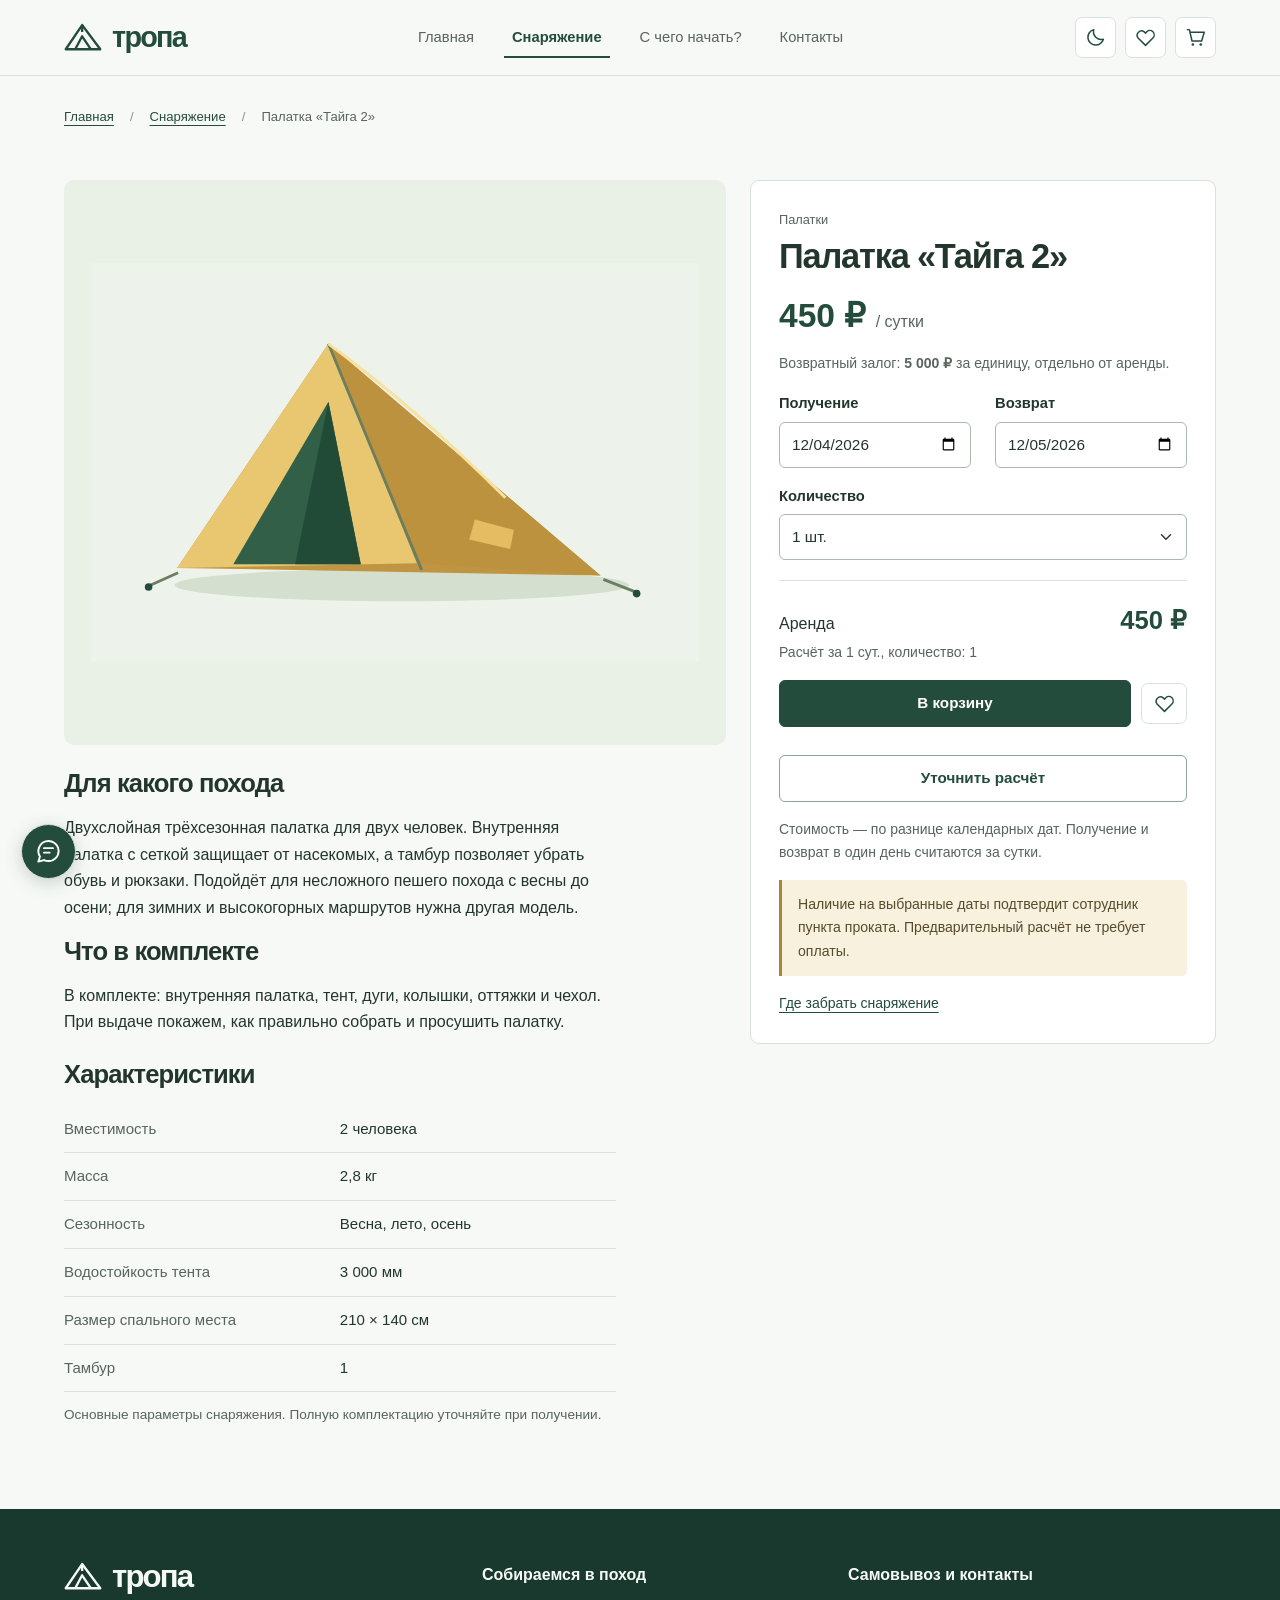
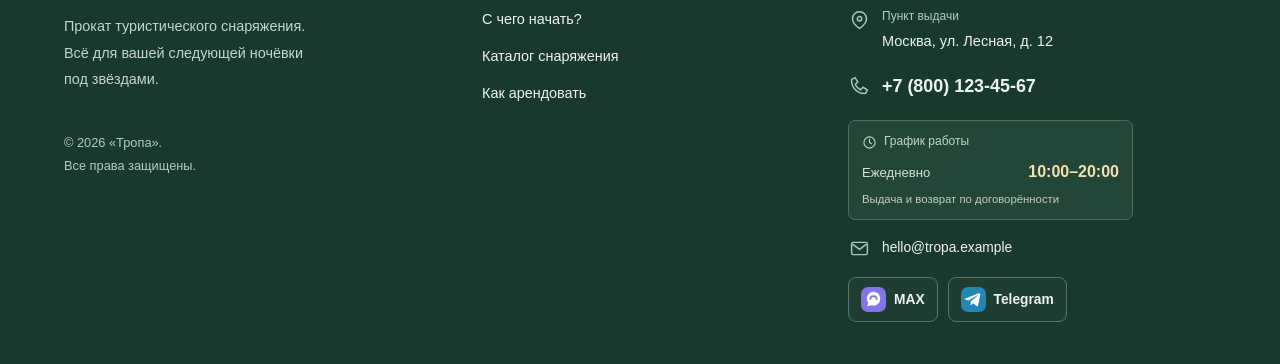
<file: equipment.html>
<!DOCTYPE html>

<html lang="ru">
<head>
<meta charset="utf-8"/>
<meta content="width=device-width, initial-scale=1.0" name="viewport"/>
<title>Палатка «Тайга 2» — аренда снаряжения | Тропа</title>
<meta content="Характеристики туристического снаряжения, комплект, возвратный залог и калькулятор аренды по датам." name="description"/>
<meta content="Палатка «Тайга 2» — аренда снаряжения | Тропа" property="og:title"/>
<meta content="Характеристики туристического снаряжения, комплект, возвратный залог и калькулятор аренды по датам." property="og:description"/>
<meta content="website" property="og:type"/>
<meta content="#244c3d" name="theme-color"/>
<script src="js/theme-init.js"></script><link href="images/favicon.svg" rel="icon" type="image/svg+xml"/>
<link href="https://cdn.jsdelivr.net/npm/bootstrap@5.3.8/dist/css/bootstrap.min.css" rel="stylesheet"/>
<link href="css/custom.css" rel="stylesheet"/>
<link href="css/features.css" rel="stylesheet"/></head>
<body>
<a class="visually-hidden-focusable skip-link" href="#main">Перейти к содержимому</a>
<header class="site-header"><nav aria-label="Главная навигация" class="navbar navbar-expand-lg">
<div class="container">
<a aria-label="Тропа — главная" class="brand" href="index.html"><svg aria-hidden="true" fill="none" viewBox="0 0 44 36"><path d="M2 31 21 3l21 28H2Z" stroke="currentColor" stroke-linejoin="round" stroke-width="2.7"></path><path d="m13 31 8-15 10 15M21 3v8" stroke="currentColor" stroke-linejoin="round" stroke-width="2.7"></path></svg>тропа</a>
<div aria-label="Инструменты сайта" class="header-tools">
<button aria-label="Включить тёмную тему" aria-pressed="false" class="tool-button js-shop-control" disabled="" id="themeToggle" title="Сменить тему" type="button"><svg aria-hidden="true" fill="none" viewBox="0 0 24 24"><path d="M21 14a9 9 0 0 1-11-11 9 9 0 1 0 11 11Z" stroke="currentColor" stroke-linejoin="round" stroke-width="1.7"></path></svg></button>
<button aria-label="Открыть избранное" class="tool-button js-shop-control" data-open-shop="favorites" disabled="" title="Избранное" type="button"><svg aria-hidden="true" fill="none" viewBox="0 0 24 24"><path d="M20.5 5.5a5 5 0 0 0-7 0L12 7l-1.5-1.5a5 5 0 0 0-7 7L12 21l8.5-8.5a5 5 0 0 0 0-7Z" stroke="currentColor" stroke-linejoin="round" stroke-width="1.7"></path></svg><span class="tool-counter" data-favorites-count="" hidden="">0</span></button>
<button aria-label="Открыть корзину" class="tool-button js-shop-control" data-open-shop="cart" disabled="" title="Корзина" type="button"><svg aria-hidden="true" fill="none" viewBox="0 0 24 24"><path d="M2 3h3l3 13h11l3-10H6" stroke="currentColor" stroke-linejoin="round" stroke-width="1.7"></path><circle cx="9" cy="20" fill="currentColor" r="1.5"></circle><circle cx="18" cy="20" fill="currentColor" r="1.5"></circle></svg><span class="tool-counter" data-cart-count="" hidden="">0</span></button>
<button aria-controls="mainNavbar" aria-expanded="false" aria-label="Открыть меню" class="navbar-toggler" data-bs-target="#mainNavbar" data-bs-toggle="collapse" type="button">☰</button></div><div class="collapse navbar-collapse" id="mainNavbar"><ul class="navbar-nav"><li class="nav-item"><a class="nav-link" href="index.html">Главная</a></li><li class="nav-item"><a aria-current="page" class="nav-link active" href="catalog.html">Снаряжение</a></li><li class="nav-item"><a class="nav-link" href="blog.html">С чего начать?</a></li><li class="nav-item"><a class="nav-link" href="contacts.html">Контакты</a></li>
</ul></div>
</div>
</nav></header>
<main class="container page-bottom" id="main">
<div class="page-top"><nav aria-label="Хлебные крошки"><ol class="breadcrumb"><li class="breadcrumb-item"><a href="index.html">Главная</a></li><li class="breadcrumb-item"><a href="catalog.html">Снаряжение</a></li><li aria-current="page" class="breadcrumb-item"><span id="productCrumb">Палатка «Тайга 2»</span></li></ol></nav></div>
<div id="productContent"><div class="row g-4">
<div class="col-12 col-lg-7">
<img alt="Иллюстрация: палатка «Тайга 2»" class="detail-art" height="420" id="productImage" src="images/tent.svg" width="640"/>
<section class="detail-copy"><h2>Для какого похода</h2><p id="productDescription">Двухслойная трёхсезонная палатка для двух человек. Внутренняя палатка с сеткой защищает от насекомых, а тамбур позволяет убрать обувь и рюкзаки. Подойдёт для несложного пешего похода с весны до осени; для зимних и высокогорных маршрутов нужна другая модель.</p><h2>Что в комплекте</h2><p id="productIncludes">В комплекте: внутренняя палатка, тент, дуги, колышки, оттяжки и чехол. При выдаче покажем, как правильно собрать и просушить палатку.</p></section>
<section class="detail-copy"><h2>Характеристики</h2><div class="table-responsive"><table class="spec-table"><caption>Основные параметры снаряжения. Полную комплектацию уточняйте при получении.</caption><tbody id="productSpecs"><tr><th scope="row">Вместимость</th><td>2 человека</td></tr><tr><th scope="row">Масса</th><td>2,8 кг</td></tr><tr><th scope="row">Сезонность</th><td>Весна, лето, осень</td></tr><tr><th scope="row">Водостойкость тента</th><td>3 000 мм</td></tr><tr><th scope="row">Размер спального места</th><td>210 × 140 см</td></tr><tr><th scope="row">Тамбур</th><td>1</td></tr></tbody></table></div></section>
</div>
<div class="col-12 col-lg-5"><section aria-label="Выбор дат аренды" class="panel booking-panel">
<p class="product-type" id="productType">Палатки</p>
<h1 id="productTitle" style="font-size:2.15rem;letter-spacing:-.035em">Палатка «Тайга 2»</h1>
<p class="price-large"><span id="productRate">450 ₽</span> <small>/ сутки</small></p>
<p class="small text-muted">Возвратный залог: <strong id="productDeposit">5 000 ₽</strong> за единицу, отдельно от аренды.</p>
<form id="rentalCalculator"><div class="row g-3">
<div class="col-6"><label class="form-label" for="rentStart">Получение</label><input class="form-control" id="rentStart" required="" type="date"/></div>
<div class="col-6"><label class="form-label" for="rentEnd">Возврат</label><input class="form-control" id="rentEnd" required="" type="date"/></div>
<div class="col-12"><label class="form-label" for="rentQuantity">Количество</label><select class="form-select" id="rentQuantity" required=""><option value="1">1 шт.</option><option value="2">2 шт.</option><option value="3">3 шт.</option><option value="4">4 шт.</option><option value="5">5 шт.</option></select></div>
</div>
<div aria-live="polite" class="booking-total"><span>Аренда</span><strong id="rentalTotal">—</strong></div>
<p class="small text-muted" id="rentalDays">Выберите даты для расчёта.</p>
<div class="detail-actions"><button class="btn btn-primary js-shop-control" data-add-cart="taiga-2" data-detail-cart="" disabled="" type="button">В корзину</button><button aria-label="В избранное" aria-pressed="false" class="tool-button js-shop-control" data-detail-favorite="" data-favorite="taiga-2" disabled="" type="button"><svg aria-hidden="true" fill="none" viewBox="0 0 24 24"><path d="M20.5 5.5a5 5 0 0 0-7 0L12 7l-1.5-1.5a5 5 0 0 0-7 7L12 21l8.5-8.5a5 5 0 0 0 0-7Z" stroke="currentColor" stroke-linejoin="round" stroke-width="1.7"></path></svg></button></div><button class="btn btn-outline-primary secondary-calculate" type="submit">Уточнить расчёт</button>
</form>
<p class="small text-muted mt-3 mb-0">Стоимость — по разнице календарных дат. Получение и возврат в один день считаются за сутки.</p>
<div class="notice mt-3">Наличие на выбранные даты подтвердит сотрудник пункта проката. Предварительный расчёт не требует оплаты.</div>
<p class="small mt-3 mb-0"><a href="contacts.html#pickup">Где забрать снаряжение</a></p>
</section></div>
</div></div>
<div class="empty-state" hidden="" id="productNotFound"><h1 style="font-size:2.3rem">Снаряжение не найдено</h1><p>Возможно, ссылка устарела. Выберите снаряжение в каталоге.</p><a class="btn btn-primary" href="catalog.html">Открыть каталог</a></div>
<noscript><p class="noscript-note mt-4">Показана палатка «Тайга 2». Для выбора других товаров и расчёта включите JavaScript или <a href="contacts.html#order">откройте калькулятор аренды</a>.</p></noscript>
</main>
<footer class="site-footer" id="siteFooter">
<div class="container">
<div class="row g-4 footer-columns">
<div class="col-12 col-md-4 footer-brand">
<a class="brand" href="index.html"><svg aria-hidden="true" fill="none" viewBox="0 0 44 36"><path d="M2 31 21 3l21 28H2Z" stroke="currentColor" stroke-linejoin="round" stroke-width="2.7"></path><path d="m13 31 8-15 10 15M21 3v8" stroke="currentColor" stroke-linejoin="round" stroke-width="2.7"></path></svg>тропа</a>
<p class="footer-description">Прокат туристического снаряжения.<br/>Всё для вашей следующей ночёвки под звёздами.</p>
<p class="footer-copyright">© 2026 «Тропа».<br/>Все права защищены.</p>
</div>
<nav aria-label="Навигация в подвале" class="col-12 col-md-4 footer-nav">
<h2>Собираемся в поход</h2><a href="blog.html">С чего начать?</a>
<a href="catalog.html">Каталог снаряжения</a>
<a href="index.html#how">Как арендовать</a>
</nav>
<div class="col-12 col-md-4 footer-contact">
<h2>Самовывоз и контакты</h2>
<address class="footer-contact-details">
<div class="footer-contact-item">
<span class="contact-icon"><svg aria-hidden="true" fill="none" viewBox="0 0 24 24"><path d="M20 10c0 6-8 11-8 11S4 16 4 10a8 8 0 1 1 16 0Z" stroke="currentColor" stroke-width="1.7"></path><circle cx="12" cy="10" r="2.5" stroke="currentColor" stroke-width="1.7"></circle></svg></span>
<div><span class="contact-label">Пункт выдачи</span><span class="contact-address">Москва, ул. Лесная, д. 12</span></div>
</div>
<div class="footer-contact-item">
<span class="contact-icon"><svg aria-hidden="true" fill="none" viewBox="0 0 24 24"><path d="m7 3 3 5-3 3c2 3 3 4 6 6l3-3 5 3-2 4C10 22 2 14 3 5Z" stroke="currentColor" stroke-linejoin="round" stroke-width="1.7"></path></svg></span>
<a class="footer-phone" href="tel:+78001234567">+7 (800) 123-45-67</a>
</div>
</address>
<div aria-label="График работы: ежедневно с 10:00 до 20:00" class="footer-hours">
<div class="hours-title"><svg aria-hidden="true" fill="none" viewBox="0 0 24 24"><circle cx="12" cy="12" r="9" stroke="currentColor" stroke-width="1.7"></circle><path d="M12 7v5l3 2" stroke="currentColor" stroke-linecap="round" stroke-width="1.7"></path></svg><span>График работы</span></div>
<div class="hours-line"><span>Ежедневно</span><strong>10:00–20:00</strong></div>
<p>Выдача и возврат по договорённости</p>
</div><div class="footer-email"><span class="contact-icon"><svg aria-hidden="true" fill="none" viewBox="0 0 24 24"><rect height="14" rx="2" stroke="currentColor" stroke-width="1.7" width="18" x="3" y="5"></rect><path d="m4 7 8 6 8-6" stroke="currentColor" stroke-linejoin="round" stroke-width="1.7"></path></svg></span><a href="mailto:hello@tropa.example">hello@tropa.example</a></div><div aria-label="Мессенджеры" class="footer-socials" role="group">
<a aria-label="Открыть MAX в новой вкладке" class="social-link social-link-max" href="https://max.ru/" rel="noopener noreferrer" target="_blank"><span class="social-icon social-icon-max"><svg aria-hidden="true" fill="none" viewBox="0 0 24 24"><path d="M20.5 11.5a8.5 8.5 0 0 1-8.5 8.5 9 9 0 0 1-3.1-.6l-4.7 1 1.1-4.5A8.5 8.5 0 1 1 20.5 11.5Z" fill="currentColor"></path><path d="M8 11.7a4 4 0 0 1 8 0" stroke="#8274E9" stroke-linecap="round" stroke-width="2.1"></path></svg></span><span>MAX</span></a>
<a aria-label="Открыть Telegram в новой вкладке" class="social-link social-link-telegram" href="https://t.me/" rel="noopener noreferrer" target="_blank"><span class="social-icon social-icon-telegram"><svg aria-hidden="true" fill="none" viewBox="0 0 24 24"><path d="m20.8 4.3-3.2 15.1c-.2 1.1-.9 1.4-1.8.8l-4.9-3.6-2.4 2.3c-.3.3-.5.5-1 .5l.4-5 9.2-8.3c.4-.4-.1-.6-.6-.3L5.1 13l-4.5-1.4c-1-.3-1-1 .2-1.5l17.7-6.8c.8-.3 1.6.2 1.3 1Z" fill="currentColor" transform="translate(1 1) scale(.95)"></path></svg></span><span>Telegram</span></a>
</div>
</div>
</div>
</div>
</footer>
<button aria-label="Вернуться к началу страницы" class="to-top" hidden="" id="toTop" title="К началу страницы" type="button"><svg aria-hidden="true" fill="none" viewBox="0 0 32 32"><path class="top-tent-canopy" d="m4 26 11-20 14 20H4Z" fill="currentColor" fill-opacity=".09" stroke="currentColor" stroke-linejoin="round" stroke-width="1.8"></path><path d="m15 6 6 20M9 26l6-12 4 12M3 27h27" stroke="currentColor" stroke-linecap="round" stroke-linejoin="round" stroke-width="1.7"></path><path d="m15 14 4 12H9l6-12Z" fill="currentColor" fill-opacity=".16"></path></svg></button>
<dialog aria-labelledby="shopTitle" class="shop-dialog" id="shopDialog">
<header class="drawer-header"><h2 id="shopTitle">Корзина</h2><button aria-label="Закрыть панель" class="close-button" id="shopClose" type="button">×</button></header>
<div class="shop-body" id="shopBody"></div>
</dialog>
<div aria-live="polite" class="shop-toast" hidden="" id="shopToast" role="status"></div>
<button aria-controls="consultantPanel" aria-expanded="false" aria-label="Открыть консультанта" class="consultant-toggle js-shop-control" disabled="" id="consultantToggle" title="Консультант" type="button"><svg aria-hidden="true" fill="none" viewBox="0 0 24 24"><path d="M21 11.5a9 9 0 0 1-9 9 9 9 0 0 1-4-.9L3 21l1.4-4.5A9 9 0 1 1 21 11.5Z" stroke="currentColor" stroke-linejoin="round" stroke-width="1.7"></path><path d="M8 9h8m-8 4h5" stroke="currentColor" stroke-linecap="round" stroke-width="1.7"></path></svg></button>
<section aria-labelledby="chatTitle" class="consultant-panel" hidden="" id="consultantPanel" role="dialog">
<header class="chat-header"><div><h2 id="chatTitle" tabindex="-1">Консультант «Тропы»</h2><p>Автопомощник по снаряжению и аренде</p></div><button aria-label="Закрыть консультанта" class="close-button" id="chatClose" type="button">×</button></header>
<div aria-label="Сообщения консультанта" aria-live="polite" aria-relevant="additions" class="chat-log" id="chatLog" role="log"></div>
<div aria-label="Быстрые вопросы" class="chat-quick"><button data-chat-question="Что взять в первый поход?" type="button">Первый поход</button><button data-chat-question="Как считаются цена и залог?" type="button">Цены и залог</button><button data-chat-question="Где самовывоз и какой график?" type="button">Самовывоз</button></div>
<form class="chat-form" id="chatForm"><label class="visually-hidden" for="chatInput">Ваш вопрос</label><input autocomplete="off" class="form-control" id="chatInput" maxlength="500" placeholder="Спросите о снаряжении" type="text"/><button class="btn btn-primary" type="submit">Спросить</button></form>
<a class="chat-contact" href="contacts.html#pickup">Контакты пункта проката</a>
</section><script src="https://cdn.jsdelivr.net/npm/bootstrap@5.3.8/dist/js/bootstrap.bundle.min.js"></script>
<script src="js/products.js"></script>
<script src="js/store.js"></script><script src="js/app.js"></script><script src="js/features.js"></script>
</body>
</html>
</file>
<file: css/features.css>
/* Новые функции: две темы, инструменты навигации, боковые панели и консультант. */
:root { --surface: #fff; --header-bg: #f7f9f7f7; --art-bg: #edf2eb; }
:root[data-theme="dark"] {
  color-scheme: dark;
  --paper: #15231d; --surface: #1d3027; --sage: #263d30; --ink: #e8f0e9;
  --muted: #b4c3b8; --line: #3b5143; --forest: #a6ceb3; --forest-dark: #d4eadb;
  --header-bg: #15231df7; --art-bg: #294234;
  --bs-body-color: #e8f0e9; --bs-body-bg: #15231d; --bs-border-color: #3b5143;
  --bs-link-color: #a6ceb3; --bs-link-hover-color: #d4eadb;
}
.site-header { background: var(--header-bg); }
.site-header .navbar > .container { display: grid; grid-template-columns: auto 1fr auto; gap: 22px; }
.site-header .brand { grid-column: 1; grid-row: 1; }
.site-header .navbar-collapse { grid-column: 2; grid-row: 1; justify-content: center; }
.header-tools { grid-column: 3; grid-row: 1; display: flex; align-items: center; gap: 9px; }
.tool-button { position: relative; width: 41px; height: 41px; display: inline-flex; align-items: center; justify-content: center; padding: 9px; border: 1px solid var(--line); border-radius: 7px; color: var(--forest); background: var(--surface); flex-shrink: 0; }
.tool-button:hover { background: var(--sage); }
.tool-button svg { width: 21px; height: 21px; }
.tool-button:disabled { opacity: .5; cursor: default; }
.tool-counter { position: absolute; top: -6px; right: -6px; display: flex; align-items: center; justify-content: center; min-width: 18px; height: 18px; padding: 0 4px; font: 600 10px/1 "Segoe UI", sans-serif; background: #eac56b; color: #20392a; border-radius: 12px; border: 1px solid var(--paper); }
.favorite-toggle { position: absolute; right: 12px; top: 12px; z-index: 2; }
.product-visual { position: relative; }
.product-card { position: relative; }
.tool-button.is-favorite { color: #b34e50; background: #fff1ef; border-color: #c9908a; }
.tool-button.is-favorite svg { fill: #b34e5020; }
.product-actions { display: flex; gap: 10px; margin-top: 15px; }
.product-actions .btn { width: 100%; }
.detail-actions { display: flex; gap: 10px; align-items: center; margin-bottom: 18px; }
.detail-actions .btn { flex: 1; }
.booking-panel .detail-actions .tool-button { width: 46px; flex: 0 0 46px; }
.booking-panel .secondary-calculate { margin-top: 10px; }
.guide-step-image { width: 100%; aspect-ratio: 2.8; object-fit: cover; border-radius: 9px; margin-bottom: 22px; border: 1px solid var(--line); background: var(--sage); }
.pickup-contact-row { display: flex; align-items: center; gap: 12px; margin-top: 17px; }
.pickup-contact-row .contact-icon { color: var(--forest); margin: 0; }
.pickup-contact-row .pickup-phone { margin: 0; font-size: 1.2rem; }
.pickup-contact-row a { overflow-wrap: anywhere; }
.pickup-panel .pickup-email { margin: 17px 0 0; }
.pickup-socials { margin-top: 19px; }
.pickup-socials .social-link { background: var(--surface); border-color: #b5c7ba; color: var(--ink); }
.pickup-socials .social-link:hover { background: var(--sage); color: var(--ink); border-color: var(--forest); }
/* Боковые панели используют native dialog: Escape, фокус и модальная подложка. */
body.dialog-open { overflow: hidden; }
.shop-dialog { position: fixed; inset: 0 0 0 auto; margin: 0; width: min(480px, 100%); max-width: 100%; height: 100dvh; max-height: 100dvh; border: 0; border-left: 1px solid var(--line); border-radius: 0; padding: 0; background: var(--surface); color: var(--ink); }
.shop-dialog[open] { display: flex; flex-direction: column; }
.shop-dialog:not([open]) { display: none; }
.shop-dialog::backdrop { background: #10291dc0; }
.drawer-header { display: flex; align-items: center; justify-content: space-between; padding: 24px; border-bottom: 1px solid var(--line); gap: 18px; flex-shrink: 0; }
.drawer-header h2 { font-size: 1.85rem; margin: 0; }
.close-button { width: 36px; height: 36px; background: transparent; color: var(--ink); font-size: 1.65rem; line-height: 1; border: 1px solid var(--line); border-radius: 6px; }
.close-button:hover { background: var(--sage); }
.shop-body { padding: 24px; overflow-y: auto; flex: 1; }
.drawer-intro { font-size: .92rem; color: var(--muted); }
.drawer-products { display: flex; flex-direction: column; }
.drawer-product { display: flex; align-items: flex-start; gap: 15px; padding: 20px 0; border-bottom: 1px solid var(--line); }
.drawer-product img { width: 100px; height: 90px; object-fit: contain; border-radius: 6px; background: #edf2eb; flex-shrink: 0; }
.drawer-product-copy { flex: 1; min-width: 0; }
.drawer-product-name { display: inline-block; font-weight: 600; color: var(--ink); font-size: .94rem; line-height: 1.5; text-decoration: none; }
.drawer-product-name:hover { text-decoration: underline; }
.drawer-rate { font-size: .84rem; color: var(--muted); margin: 5px 0 12px; }
.quantity-controls { display: flex; align-items: center; gap: 6px; flex-wrap: wrap; }
.quantity-input { width: 42px; height: 32px; padding: 3px; text-align: center; border: 1px solid var(--line); border-radius: 4px; color: var(--ink); background: var(--surface); appearance: textfield; -moz-appearance: textfield; }
.quantity-input::-webkit-inner-spin-button { -webkit-appearance: none; }
.quantity-button { width: 30px; height: 32px; border: 1px solid var(--line); color: var(--forest); background: var(--surface); border-radius: 4px; padding: 0; }
.quantity-button:hover { background: var(--sage); }
.quantity-button:disabled { opacity: .4; cursor: default; }
.subtle-button { border: 0; background: transparent; color: var(--muted); font-size: .82rem; text-decoration: underline; text-underline-offset: 3px; padding: 6px; }
.subtle-button:hover { color: var(--ink); }
.drawer-dates { padding: 24px 0; }
.drawer-dates h3 { font-size: 1.13rem; margin-bottom: 16px; }
.drawer-summary { padding: 22px; background: var(--sage); border-radius: 8px; }
.drawer-summary .btn { width: 100%; font-size: .9rem; }
.summary-line { display: flex; justify-content: space-between; align-items: baseline; gap: 15px; }
.summary-line strong { color: var(--forest); font-size: 1.9rem; }
.drawer-disclaimer { font-size: .77rem; color: var(--muted); margin: 12px 0 6px; }
.drawer-empty { padding: 35px 0; }
.drawer-empty > svg { width: 44px; height: 44px; color: var(--forest); margin-bottom: 24px; }
.drawer-empty p { color: var(--muted); }
.favorite-actions { display: flex; align-items: center; gap: 9px; flex-wrap: wrap; }
.shop-toast { position: fixed; left: 50%; bottom: 28px; transform: translateX(-50%); z-index: 1200; width: max-content; max-width: min(480px, calc(100vw - 100px)); padding: 13px 18px; border-radius: 8px; background: #244c3d; color: #fff; box-shadow: 0 6px 30px #10291d30; font-size: .87rem; }
.cart-order-items { padding: 18px; border: 1px solid var(--line); border-radius: 7px; margin-bottom: 20px; background: var(--sage); }
.cart-order-line { display: flex; justify-content: space-between; gap: 12px; font-size: .92rem; padding: 8px 0; border-bottom: 1px solid var(--line); }
.cart-order-line:last-child { border: 0; }
.cart-order-items .text-link { display: inline-block; margin-top: 12px; font-size: .85rem; }
/* Автопомощник. Никакой имитации подключённого оператора. */
.consultant-toggle { position: fixed; bottom: 21px; right: 21px; width: 55px; height: 55px; z-index: 1040; display: flex; align-items: center; justify-content: center; border: 1px solid #d3e0d6; border-radius: 50%; color: #fff; background: #244c3d; box-shadow: 0 4px 18px #16372730; }
.consultant-toggle:hover { background: #315f47; }
.consultant-toggle svg { width: 27px; height: 27px; }
.to-top { right: 27px; bottom: 90px; }
.consultant-panel { position: fixed; right: 21px; bottom: 89px; z-index: 1050; width: min(370px, calc(100vw - 28px)); height: min(570px, calc(100dvh - 115px)); display: flex; flex-direction: column; background: var(--surface); color: var(--ink); border: 1px solid var(--line); border-radius: 12px; box-shadow: 0 12px 60px #10291d30; overflow: hidden; }
.chat-header { background: #244c3d; color: white; padding: 18px; display: flex; align-items: center; justify-content: space-between; gap: 12px; }
.chat-header h2 { color: white; font-size: 1.15rem; letter-spacing: -.02em; margin: 0 0 5px; }
.chat-header p { margin: 0; font-size: .75rem; color: #c8dcd0; }
.chat-header .close-button { color: white; border-color: #6d8b79; }
.chat-header .close-button:hover { background: #375e49; }
.chat-log { padding: 16px; overflow-y: auto; flex: 1; display: flex; flex-direction: column; gap: 12px; min-height: 80px; }
.chat-message { padding: 12px 14px; border-radius: 9px 9px 9px 0; font-size: .86rem; max-width: 95%; background: var(--sage); }
.chat-message-user { align-self: flex-end; background: #244c3d; color: white; border-radius: 9px 9px 0 9px; }
.chat-author { display: block; font-weight: 600; font-size: .69rem; opacity: .8; margin-bottom: 5px; }
.chat-message p { margin: 0; overflow-wrap: anywhere; line-height: 1.65; }
.chat-quick { padding: 0 16px 12px; display: flex; flex-wrap: wrap; gap: 6px; }
.chat-quick button { border: 1px solid var(--line); color: var(--forest); background: var(--surface); border-radius: 20px; padding: 5px 10px; font-size: .73rem; }
.chat-quick button:hover { background: var(--sage); }
.chat-form { border-top: 1px solid var(--line); padding: 13px; display: flex; gap: 8px; }
.chat-form .form-control { min-width: 0; min-height: 40px; font-size: .86rem; }
.chat-form .btn { padding: 8px 11px; font-size: .85rem; }
.chat-contact { display: block; text-align: center; font-size: .73rem; margin: 0 10px 12px; }
/* Полноценная тёмная тема для существующих разделов. */
[data-theme="dark"] .card, [data-theme="dark"] .panel, [data-theme="dark"] .filter-panel,
[data-theme="dark"] .form-control, [data-theme="dark"] .form-select,
[data-theme="dark"] .to-top { background-color: var(--surface); color: var(--ink); }
[data-theme="dark"] .form-control, [data-theme="dark"] .form-select { border-color: #617769; }
[data-theme="dark"] ::placeholder { color: #a9b9ad; opacity: 1; }
[data-theme="dark"] .product-visual { background: var(--art-bg); }
[data-theme="dark"] .product-visual img { border-radius: 6px; }
[data-theme="dark"] .availability { background: #183426; color: #d7eddd; }
[data-theme="dark"] .btn-primary { background: #9cc9ab; border-color: #9cc9ab; color: #10261a; --bs-btn-active-bg: #b4dbbf; --bs-btn-active-color: #10261a; }
[data-theme="dark"] .btn-primary:hover { background: #b4dbbf; border-color: #b4dbbf; color: #10261a; }
[data-theme="dark"] .btn-outline-primary { border-color: #799d85; color: #b8dbc5; }
[data-theme="dark"] .btn-outline-primary:hover { background: #304c3a; color: #e8f3eb; }
[data-theme="dark"] .notice { background: #3c3726; color: #eddfb8; }
[data-theme="dark"] .notice-success { background: #294431; color: #d3e9d9; }
[data-theme="dark"] .site-footer { background: #10251b; }
[data-theme="dark"] .journal-teaser { background: #244c3d; }
[data-theme="dark"] .journal-teaser .btn { color: white; }
[data-theme="dark"] .journal-teaser .btn:hover { color: #173423; background: #eaf4ed; }
[data-theme="dark"] .journal-aside a { border-bottom-color: #4d6554; }
[data-theme="dark"] .tool-button.is-favorite { background: #493032; color: #f2b3b3; border-color: #9f7070; }
[data-theme="dark"] .pickup-socials .social-link { border-color: #617769; }
[data-theme="dark"] .invalid-feedback { color: #ffb4a5; }
[data-theme="dark"] .skip-link:focus { background: var(--surface); color: var(--ink); }
@media (max-width: 991.98px) {
  .site-header .navbar > .container { grid-template-columns: auto 1fr; gap: 12px; }
  .header-tools { grid-column: 2; justify-self: end; gap: 7px; }
  .site-header .navbar-collapse { grid-column: 1 / -1; grid-row: 2; }
  .site-header .navbar-toggler { display: inline-flex; align-items: center; justify-content: center; width: 40px; height: 41px; padding: 0; }
  .site-header .navbar-nav { align-items: stretch; }
}
@media (max-width: 575.98px) {
  .site-header .brand { font-size: 1.55rem; gap: 6px; }
  .site-header .brand svg { width: 30px; height: 28px; }
  .header-tools { gap: 5px; }
  .tool-button { width: 35px; height: 36px; padding: 7px; }
  .site-header .navbar-toggler { width: 33px; height: 36px; }
  .site-header .navbar > .container { gap: 8px; }
  .shop-body { padding: 20px; }
  .drawer-header { padding: 20px; }
  .drawer-product { gap: 11px; }
  .drawer-product img { width: 76px; height: 76px; }
  .drawer-summary { padding: 18px; }
  .consultant-panel { right: 14px; bottom: 87px; }
  .shop-toast { left: 16px; transform: none; max-width: calc(100vw - 100px); bottom: 24px; }
  .guide-step-image { aspect-ratio: 2.1; }
}
@media (prefers-reduced-motion: reduce) { .tool-button, .social-link { transition: none; } }
@media print { .header-tools, .consultant-toggle, .consultant-panel, .shop-dialog, .shop-toast, .favorite-toggle, .product-actions { display: none !important; } }

.btn[aria-disabled="true"] { pointer-events: none; opacity: .5; }

.shop-dialog .shop-toast { position: absolute; bottom: 20px; left: 20px; right: 20px; width: auto; max-width: calc(100% - 40px); transform: none; }

/* Кнопка «Наверх»: палатка в походном знаке. */
.to-top { display: grid; place-items: center; width: 48px; height: 48px; right: 24px; bottom: 92px; padding: 0; border: 1px solid #9bb6a3; border-radius: 50%; background: var(--surface); color: var(--forest); box-shadow: 0 4px 18px #19392f18; transition: background .18s, border-color .18s, box-shadow .18s; }
.to-top::before { content: ''; position: absolute; inset: 4px; border: 1px solid var(--line); border-radius: 50%; pointer-events: none; }
.to-top svg { display: block; width: 29px; height: 29px; transition: transform .18s; }
.to-top:hover { background: var(--sage); border-color: var(--forest); box-shadow: 0 5px 20px #19392f25; }
.to-top:hover svg { transform: translateY(-2px); }
.to-top:focus-visible { outline: 3px solid var(--sun) !important; outline-offset: 4px; }
[data-theme="dark"] .to-top { border-color: #789883; box-shadow: 0 4px 18px #00000030; }
[data-theme="dark"] .to-top:hover { background: var(--sage); }
/* Сохраняем всю иллюстрацию контактов, не превращая её в обрезанную полосу. */
.pickup-scenery { display: block; width: 100%; margin: 22px 0 16px; border: 1px solid var(--line); border-radius: 10px; overflow: hidden; background: #e4eee4; }
.pickup-scenery .contact-scenery { display: block; width: 100%; max-width: 100%; height: auto; aspect-ratio: 760 / 620; object-fit: contain; object-position: center; margin: 0; border-radius: 0; }
@media (prefers-reduced-motion: reduce) { .to-top, .to-top svg { transition: none; } .to-top:hover svg { transform: none; } }

/* Разводим плавающие кнопки по углам: консультант слева, палатка справа. */
.consultant-toggle { left: 21px; right: auto; }
.consultant-panel { left: 21px; right: auto; }
.to-top { right: 24px; bottom: 24px; }
@media (max-width: 575.98px) {
  .consultant-toggle, .consultant-panel { left: 14px; right: auto; }
  .shop-toast { left: 16px; right: 16px; bottom: 90px; width: auto; max-width: calc(100vw - 32px); transform: none; }
  .shop-dialog .shop-toast { bottom: 20px; left: 20px; right: 20px; max-width: calc(100% - 40px); }
}
/* Медленный наплыв при ручной смене темы; первая загрузка не анимируется. */
::view-transition-group(root) { animation-duration: .9s; }
::view-transition-old(root), ::view-transition-new(root) { animation-duration: .9s; animation-timing-function: ease-in-out; }
:root.theme-fading *, :root.theme-fading *::before, :root.theme-fading *::after { transition-property: background-color, color, border-color, box-shadow; transition-duration: .9s; transition-timing-function: ease-in-out; }
@media (prefers-reduced-motion: reduce) {
  ::view-transition-group(root), ::view-transition-old(root), ::view-transition-new(root) { animation-duration: 0s; }
  :root.theme-fading *, :root.theme-fading *::before, :root.theme-fading *::after { transition: none !important; }
}
</file>
<file: css/camp-effect.css>
/* Вечер в горах: локальная открытка, не переключатель темы сайта. */
.camp-postcard { position: relative; isolation: isolate; overflow: hidden; border-radius: 14px 65px 14px 14px; background: #e4eee4; }
.hero-art .camp-picture { display: block; width: 100%; height: auto; border-radius: 0; }
.hero-art .camp-night-picture { position: absolute; inset: 0; height: 100%; opacity: 0; pointer-events: none; transition: opacity 1.4s ease-in-out; }
.camp-postcard.is-night .camp-night-picture { opacity: 1; }
.camp-evening-toggle { position: absolute; z-index: 1; left: 18px; bottom: 18px; display: inline-flex; align-items: center; justify-content: center; gap: 9px; min-height: 44px; padding: 10px 15px; border: 1px solid #97ae9f; border-radius: 24px; background: #f7f9f7; color: #244c3d; font: 600 .83rem/1.3 "Segoe UI", sans-serif; cursor: pointer; transition: background-color .3s, color .3s, border-color .3s; }
.camp-evening-toggle[hidden] { display: none; }
.camp-evening-toggle svg { width: 18px; height: 18px; flex-shrink: 0; }
.camp-evening-toggle:hover { background: #e6ede7; border-color: #244c3d; }
.camp-evening-toggle:focus-visible { outline: 3px solid #eac56b; outline-offset: 4px; }
.camp-postcard.is-night .camp-evening-toggle { background: #243d48; color: #f7e6af; border-color: #839599; }
.camp-postcard.is-night .camp-evening-toggle:hover { background: #314f58; }
.camp-day-icon, .is-night .camp-night-icon { display: none; }
.is-night .camp-day-icon { display: block; }
.camp-caption { min-height: 2.7em; }
@media (max-width: 575.98px) {
  .camp-postcard { border-radius: 10px 40px 10px 10px; }
  .camp-evening-toggle { left: 12px; bottom: 12px; padding: 9px 13px; font-size: .78rem; }
  .camp-caption { flex-direction: column; gap: 4px; }
}
@media (prefers-reduced-motion: reduce) {
  .camp-night-picture, .camp-evening-toggle { transition: none !important; }
}
@media print { .camp-evening-toggle { display: none; } }
</file>
<file: css/custom.css>
/* «Тропа» — собственные стили поверх Bootstrap 5.3.8.
   1. Палитра и базовые элементы. 2. Макет. 3. Компоненты. 4. Адаптивность. */
:root {
  color-scheme: light;
  --forest: #244c3d;
  --forest-dark: #19392f;
  --paper: #f7f9f7;
  --sage: #e6ede7;
  --sun: #eac56b;
  --ink: #23362d;
  --muted: #58645e;
  --line: #d8e1da;
  --bs-primary: #244c3d;
  --bs-primary-rgb: 36, 76, 61;
  --bs-body-color: #23362d;
  --bs-body-bg: #f7f9f7;
  --bs-link-color: #244c3d;
  --bs-link-hover-color: #19392f;
  --bs-border-color: #d8e1da;
  --bs-font-sans-serif: "Segoe UI", Arial, sans-serif;
}
*, *::before, *::after { box-sizing: border-box; }
html { scroll-behavior: smooth; scroll-padding-top: 100px; }
body { margin: 0; background: var(--paper); color: var(--ink); font: 16px/1.65 "Segoe UI", Arial, sans-serif; }
a { color: var(--forest); text-underline-offset: 4px; }
a:hover { color: var(--forest-dark); }
img, svg { max-width: 100%; vertical-align: middle; }
img { height: auto; }
button, input, select, textarea { font: inherit; }
button, select { cursor: pointer; }
h1, h2, h3, h4, p { margin-top: 0; }
h1, h2, h3, .brand { font-family: "Trebuchet MS", "Segoe UI", sans-serif; }
h1, h2, h3 { color: var(--ink); font-weight: 700; line-height: 1.17; }
h1 { font-size: clamp(2.5rem, 5vw, 4.8rem); letter-spacing: -.045em; margin-bottom: 1.25rem; }
h2 { font-size: clamp(1.8rem, 3vw, 2.65rem); letter-spacing: -.035em; margin-bottom: 1rem; }
h3 { font-size: 1.3rem; letter-spacing: -.02em; }
p { margin-bottom: 1rem; }
:focus-visible { outline: 3px solid #a77313 !important; outline-offset: 4px; }
[hidden] { display: none !important; }
.text-muted, .text-body-secondary { color: var(--muted) !important; }
.small, small { font-size: .875rem; }
.lead { font-size: 1.12rem; color: var(--muted); max-width: 52ch; }
.container { width: 100%; max-width: 1200px; margin: auto; padding: 0 24px; }
.row { display: flex; flex-wrap: wrap; margin-top: 0; margin-left: -12px; margin-right: -12px; }
.row > * { width: 100%; min-width: 0; margin-top: 0; padding-left: 12px; padding-right: 12px; }
.g-4 { row-gap: 24px; }
.g-3 { row-gap: 16px; }
.col-12 { width: 100%; }
.col-6 { width: 50%; }
.d-flex { display: flex !important; }
.flex-wrap { flex-wrap: wrap !important; }
.align-items-center { align-items: center !important; }
.justify-content-between { justify-content: space-between !important; }
.gap-2 { gap: .5rem !important; }
.gap-3 { gap: 1rem !important; }
.mt-3 { margin-top: 1rem !important; }
.mt-4 { margin-top: 1.5rem !important; }
.mb-0 { margin-bottom: 0 !important; }
.mb-2 { margin-bottom: .5rem !important; }
.mb-3 { margin-bottom: 1rem !important; }
.mb-4 { margin-bottom: 1.5rem !important; }
.h-100 { height: 100% !important; }
.visually-hidden, .visually-hidden-focusable:not(:focus) { position: absolute !important; width: 1px !important; height: 1px !important; padding: 0 !important; overflow: hidden !important; clip: rect(0,0,0,0) !important; white-space: nowrap !important; }
.skip-link:focus { position: fixed; top: 8px; left: 8px; z-index: 1100; padding: 12px; background: white; }
/* Навигация */
.site-header { background: rgba(247,249,247,.97); border-bottom: 1px solid var(--line); position: sticky; top: 0; z-index: 1030; }
.navbar { padding: 17px 0; }
.navbar > .container { display: flex; flex-wrap: wrap; align-items: center; justify-content: space-between; gap: 18px; }
.brand { color: var(--forest); font-size: 1.8rem; font-weight: 700; letter-spacing: -.06em; text-decoration: none; display: inline-flex; align-items: center; gap: 10px; line-height: 1; }
.brand svg { width: 38px; height: 32px; flex-shrink: 0; }
.navbar-collapse { flex-grow: 0; }
.navbar-nav { display: flex; padding: 0; margin: 0; list-style: none; gap: 22px; align-items: center; }
.site-header .nav-link { display: block; font-size: .92rem; color: var(--muted); text-decoration: none; padding: 8px 0; }
.site-header .nav-link.active { color: var(--forest); font-weight: 700; box-shadow: inset 0 -2px var(--forest); }
.navbar-toggler { background: transparent; border: 1px solid var(--line); border-radius: 6px; padding: 6px 12px; color: var(--forest); font-size: 1.25rem; }
/* Кнопки и поля: работают также при недоступном CDN */
.btn { display: inline-flex; align-items: center; justify-content: center; gap: 8px; padding: 11px 20px; border: 1px solid transparent; border-radius: 6px; font-size: .95rem; font-weight: 600; line-height: 1.5; text-decoration: none; cursor: pointer; transition: background .16s, color .16s; }
.btn-primary { --bs-btn-bg: #244c3d; --bs-btn-border-color: #244c3d; --bs-btn-hover-bg: #19392f; --bs-btn-hover-border-color: #19392f; --bs-btn-active-bg: #19392f; background: var(--forest); color: white; border-color: var(--forest); }
.btn-primary:hover, .btn-primary:active { background: var(--forest-dark); border-color: var(--forest-dark); color: white; }
.btn-outline-primary { background: transparent; color: var(--forest); border-color: #8ea496; }
.btn-outline-primary:hover { background: var(--sage); color: var(--forest-dark); border-color: var(--forest); }
.btn-sm { padding: 7px 13px; font-size: .86rem; }
.btn-lg { padding: 13px 24px; }
.text-link { font-weight: 600; }
.form-label { display: block; margin-bottom: 6px; font-size: .92rem; font-weight: 600; }
.form-control, .form-select { display: block; width: 100%; min-width: 0; min-height: 46px; border: 1px solid #a9b9ae; border-radius: 6px; background-color: white; padding: 10px 12px; color: var(--ink); font-size: .96rem; }
.form-select { padding-right: 30px; }
textarea.form-control { min-height: 100px; resize: vertical; }
.form-control:focus, .form-select:focus { border-color: var(--forest); box-shadow: 0 0 0 3px #244c3d20; }
.form-check { display: flex; align-items: flex-start; gap: 10px; padding-left: 0; }
.form-check-input { width: 18px; height: 18px; flex: 0 0 18px; margin: 4px 0 0 !important; accent-color: var(--forest); }
.form-check-label { font-size: .9rem; }
.invalid-feedback { display: none; font-size: .85rem; color: #a13229; margin-top: 5px; }
.was-validated :invalid { border-color: #a13229; }
.was-validated :invalid ~ .invalid-feedback { display: block; }
/* Первый экран */
.hero { padding: 55px 0 44px; overflow: hidden; }
.hero .row { align-items: center; }
.hero-intro { display: inline-flex; align-items: center; gap: 9px; margin-bottom: 20px; color: var(--forest); font-size: .9rem; }
.status-dot { width: 8px; height: 8px; border-radius: 50%; background: #537d58; display: inline-block; }
.hero h1 { max-width: 10.5ch; }
.hero .lead { margin-bottom: 26px; }
.hero-art { position: relative; }
.hero-art img { width: 100%; border-radius: 14px 65px 14px 14px; background: #e5eee7; }
.art-caption { display: flex; justify-content: space-between; padding: 12px 3px 0; font-size: .8rem; color: var(--muted); gap: 12px; }
.hero-note { margin-top: 16px; color: var(--muted); font-size: .83rem; }
.service-strip { border-top: 1px solid var(--line); border-bottom: 1px solid var(--line); }
.strip-grid { display: grid; grid-template-columns: repeat(3,1fr); }
.strip-item { padding: 23px 20px; border-right: 1px solid var(--line); display: flex; align-items: center; gap: 14px; }
.strip-item:first-child { padding-left: 0; }
.strip-item:last-child { border: 0; }
.strip-icon { width: 30px; height: 30px; color: var(--forest); flex-shrink: 0; }
.strip-item strong { display: block; font-size: .96rem; }
.strip-item span { color: var(--muted); font-size: .83rem; }
.section-space { padding: 68px 0; }
.section-soft { background: var(--sage); }
.section-head { display: flex; justify-content: space-between; align-items: flex-end; gap: 24px; margin-bottom: 28px; }
.section-head h2 { margin-bottom: 8px; }
.section-head p { margin: 0; color: var(--muted); }
.section-head > a { flex-shrink: 0; }
/* Снаряжение */
.card { background: white; border: 1px solid var(--line); border-radius: 9px; overflow: hidden; }
.card-body { padding: 23px; }
.product-card { display: flex; flex-direction: column; height: 100%; }
.product-visual { display: block; position: relative; overflow: hidden; background: #edf2eb; padding: 16px 22px; border-bottom: 1px solid var(--line); text-decoration: none; }
.product-visual img { width: 100%; aspect-ratio: 1.55; object-fit: contain; transform-origin: center; transition: transform .4s ease-in-out; }
@media (hover: hover) and (pointer: fine) {
  .product-visual:hover img { transform: scale(1.16); }
}
.product-visual:focus-visible img { transform: scale(1.16); }
.product-card .card-body { display: flex; flex-direction: column; flex: 1; }
.product-type { font-size: .8rem; color: var(--muted); margin-bottom: 6px; }
.product-card h3 { font-size: 1.28rem; margin-bottom: 7px; }
.product-card h3 a { text-decoration: none; color: var(--ink); }
.product-desc { color: var(--muted); font-size: .9rem; flex: 1; margin-bottom: 18px; }
.product-bottom { display: flex; justify-content: space-between; align-items: center; gap: 8px; }
.price { font-size: 1.4rem; color: var(--forest); font-weight: 700; white-space: nowrap; }
.price small { font-weight: 400; color: var(--muted); font-size: .78rem; }
.availability { background: #fff; color: var(--forest); border-radius: 4px; position: absolute; top: 13px; left: 13px; font-size: .73rem; padding: 3px 8px; }
.steps { counter-reset: steps; }
.step { padding: 10px 24px 6px 0; }
.step-number { display: flex; width: 34px; height: 34px; border: 1px solid #95aa99; border-radius: 50%; color: var(--forest); align-items: center; justify-content: center; font-weight: 700; margin-bottom: 20px; }
.step p { color: var(--muted); max-width: 34ch; margin-bottom: 0; }
.journal-teaser { background: var(--forest); color: white; border-radius: 10px; padding: 38px; display: flex; justify-content: space-between; align-items: center; gap: 24px; }
.journal-teaser h2 { color: white; font-size: 2rem; }
.journal-teaser p { color: #d7e3da; max-width: 58ch; margin-bottom: 0; }
.journal-teaser .btn { border-color: #bdd0c2; color: white; flex-shrink: 0; }
.journal-teaser .btn:hover { background: white; color: var(--forest); }
/* Внутренние страницы */
.page-top { padding: 30px 0 28px; }
.page-top h1 { font-size: clamp(2.15rem,4vw,3.5rem); max-width: 22ch; }
.breadcrumb { display: flex; flex-wrap: wrap; gap: 8px; list-style: none; padding: 0; margin: 0 0 24px; font-size: .82rem; color: var(--muted); }
.breadcrumb-item + .breadcrumb-item::before { content: '/'; color: #87958b; margin-right: 8px; float: none; }
.page-bottom { padding-bottom: 70px; }
.filter-panel { padding: 23px; border: 1px solid var(--line); background: white; border-radius: 9px; margin-bottom: 22px; }
.results-line { display: flex; align-items: center; justify-content: space-between; gap: 12px; margin-bottom: 20px; color: var(--muted); font-size: .9rem; }
.empty-state { padding: 45px 24px; background: var(--sage); border-radius: 9px; text-align: center; }
.panel { padding: 28px; background: white; border: 1px solid var(--line); border-radius: 9px; }
.panel h2 { font-size: 1.65rem; }
.detail-art { width: 100%; aspect-ratio: 1.17; object-fit: contain; padding: 26px; background: #e9f0e6; border-radius: 10px; }
.detail-copy { margin-top: 24px; max-width: 62ch; }
.detail-copy h2 { font-size: 1.6rem; }
.spec-table { width: 100%; border-collapse: collapse; font-size: .94rem; }
.spec-table caption { color: var(--muted); text-align: left; padding: 12px 0; font-size: .85rem; caption-side: bottom; }
.spec-table th, .spec-table td { text-align: left; padding: 11px 0; border-bottom: 1px solid var(--line); }
.spec-table th { font-weight: 400; color: var(--muted); width: 50%; }
.booking-panel { position: sticky; top: 110px; }
.booking-total { border-top: 1px solid var(--line); padding-top: 18px; margin-top: 20px; display: flex; align-items: baseline; justify-content: space-between; gap: 10px; }
.booking-total strong { color: var(--forest); font-size: 1.6rem; }
.booking-panel .btn { width: 100%; }
.notice { border-left: 3px solid #a78438; background: #f8f1de; padding: 13px 16px; border-radius: 0 5px 5px 0; color: #574b2c; font-size: .88rem; }
.notice-success { border-color: var(--forest); background: var(--sage); color: var(--forest-dark); }
.price-large { font-size: 2.1rem; font-weight: 700; color: var(--forest); line-height: 1.2; }
.price-large small { font-weight: 400; font-size: 1rem; color: var(--muted); }
.section-line { padding-top: 38px; margin-top: 38px; border-top: 1px solid var(--line); }
/* Статьи, вкладки и FAQ */
.article-block { padding-bottom: 35px; margin-bottom: 35px; border-bottom: 1px solid var(--line); scroll-margin-top: 115px; }
.article-block h2 { font-size: 1.9rem; max-width: 28ch; }
.article-block p { max-width: 72ch; }
.article-meta { display: flex; gap: 15px; color: var(--muted); font-size: .8rem; margin-bottom: 14px; }
.journal-aside { background: var(--sage); border-radius: 9px; padding: 24px; position: sticky; top: 110px; }
.journal-aside h2 { font-size: 1.35rem; }
.journal-aside a { display: block; padding: 12px 0; border-bottom: 1px solid #cbd8cd; font-size: .94rem; }
.journal-aside p { font-size: .9rem; color: var(--muted); margin-top: 20px; }
.nav-tabs { display: flex; gap: 8px; padding: 0; margin: 24px 0 0; list-style: none; border-bottom: 1px solid var(--line); }
.nav-tabs .nav-link { background: none; border: 0; border-bottom: 3px solid transparent; border-radius: 0; color: var(--muted); padding: 10px 14px; font-weight: 600; }
.nav-tabs .nav-link.active { color: var(--forest); background: transparent; border-color: var(--forest); }
.tab-pane { display: none; padding: 23px 0 0; }
.tab-pane.active { display: block; }
.checkline { display: flex; align-items: flex-start; gap: 10px; padding: 7px 0; margin: 0; font-size: .95rem; }
.checkline input { margin-top: 7px; accent-color: var(--forest); }
.accordion { border-top: 1px solid var(--line); }
.accordion-item { border: 0; border-bottom: 1px solid var(--line); background: transparent; }
.accordion-header { margin: 0; }
.accordion-button { display: flex; justify-content: space-between; align-items: center; width: 100%; text-align: left; padding: 20px 0; border: 0; background: none; color: var(--ink); font: 600 1rem/1.5 "Segoe UI", sans-serif; box-shadow: none; gap: 20px; }
.accordion-button::after { content: '+'; font-size: 1.4rem; background: none !important; width: auto; height: auto; transform: none !important; color: var(--forest); }
.accordion-button:not(.collapsed) { color: var(--forest); background: none; box-shadow: none; }
.accordion-button:not(.collapsed)::after { content: '−'; }
.accordion-body { padding: 0 0 22px; max-width: 75ch; color: var(--muted); }
.collapse:not(.show) { display: none; }
.table-responsive { overflow-x: auto; }
.table { width: 100%; border-collapse: collapse; font-size: .9rem; }
.table th, .table td { text-align: left; padding: 10px 0; border-bottom: 1px solid var(--line); background: transparent; }
.table th { font-weight: 400; }
.contact-details p { margin-bottom: 10px; }
.contact-details a { overflow-wrap: anywhere; }
.contact-scenery { height: 130px; width: 100%; object-fit: cover; border-radius: 7px; margin: 16px 0; }
/* Подвал: бренд, навигация, самовывоз. */
.site-footer { background: var(--forest-dark); color: #d5e1d9; padding: 52px 0 42px; }
.footer-columns { align-items: flex-start; }
.site-footer .brand { color: #f6faf6; margin-bottom: 20px; font-size: 1.95rem; }
.site-footer p { font-size: .9rem; margin-bottom: 0; }
.site-footer h2 { font: 600 1rem/1.4 "Segoe UI", sans-serif; color: #f6faf6; letter-spacing: 0; margin: 3px 0 22px; }
.site-footer a { color: #edf4ee; }
.footer-description { max-width: 31ch; line-height: 1.85; color: #c4d5ca; }
.site-footer .footer-copyright { margin-top: 38px; font-size: .8rem; color: #b8cbbf; line-height: 1.8; }
.footer-nav { display: flex; flex-direction: column; gap: 13px; padding-left: 38px; }
.footer-nav h2 { margin-bottom: 9px; }
.footer-nav a { width: fit-content; font-size: .9rem; text-decoration: none; }
.footer-nav a:hover { text-decoration: underline; color: white; }
.footer-contact { text-align: left; }
.footer-contact-details { margin: 0; font-style: normal; }
.footer-contact-item { display: flex; align-items: flex-start; gap: 12px; margin-bottom: 20px; }
.contact-icon { display: flex; align-items: center; justify-content: center; flex: 0 0 22px; color: #abc6b5; margin-top: 2px; }
.contact-icon svg { width: 21px; height: 21px; }
.contact-label { display: block; font-size: .75rem; color: #b8cbbf; line-height: 1.4; margin-bottom: 5px; }
.contact-address { display: block; font-size: .91rem; color: #edf4ee; line-height: 1.6; }
.footer-phone { font-size: 1.12rem; font-weight: 600; line-height: 1.5; text-decoration: none; white-space: nowrap; }
.footer-phone:hover { text-decoration: underline; }
.footer-hours { width: 100%; max-width: 285px; margin-top: 17px; border: 1px solid #4e6c5c; border-radius: 7px; padding: 11px 13px; background: #234638; }
.hours-title { display: flex; align-items: center; gap: 7px; font-size: .75rem; color: #c4d5ca; margin-bottom: 7px; }
.hours-title svg { width: 15px; height: 15px; }
.hours-line { display: flex; justify-content: space-between; align-items: baseline; flex-wrap: wrap; gap: 4px 12px; font-size: .88rem; }
.hours-line strong { font-size: 1.05rem; font-weight: 600; color: #f3e0ae; font-variant-numeric: tabular-nums; white-space: nowrap; }
.site-footer .footer-hours p { font-size: .71rem; color: #bfd0c5; margin-top: 6px; line-height: 1.5; }
.footer-hours .hours-line { font-size: .82rem; }
.footer-hours .hours-line strong { font-size: 1rem; }
.footer-email { display: flex; align-items: center; gap: 12px; margin-top: 17px; }
.footer-email .contact-icon { margin-top: 0; }
.footer-email a { font-size: .86rem; text-decoration: none; overflow-wrap: anywhere; }
.footer-email a:hover { text-decoration: underline; }
/* Мессенджеры: компактная группа в контактах под электронной почтой. */
.footer-socials { display: flex; flex-wrap: wrap; gap: 10px; max-width: 290px; margin-top: 17px; }
.footer-socials .social-link { display: inline-flex; align-items: center; justify-content: center; gap: 8px; width: auto; min-height: 44px; padding: 9px 12px; border: 1px solid #567465; border-radius: 8px; background: #ffffff06; color: #edf4ee; font-size: .86rem; font-weight: 600; line-height: 1.25; text-decoration: none; transition: background .16s, border-color .16s; }
.footer-socials .social-link:hover { background: #ffffff12; border-color: #a1bbac; color: white; text-decoration: none; }
.footer-socials .social-link:focus-visible { outline: 3px solid #eac56b !important; outline-offset: 4px; }
.social-icon { display: inline-flex; align-items: center; justify-content: center; width: 25px; height: 25px; flex: 0 0 25px; border-radius: 7px; color: white; }
.social-icon svg { width: 19px; height: 19px; }
.social-icon-max { background: #8274e9; }
.social-icon-telegram { background: #2386b3; }
@media (prefers-reduced-motion: reduce) { .footer-socials .social-link { transition: none; } }
/* Контакты: тот же порядок реквизитов и согласованное оформление графика. */
.pickup-address { font-style: normal; margin: 0; }
.pickup-location { display: flex; gap: 12px; align-items: flex-start; }
.pickup-location svg { width: 21px; height: 21px; flex-shrink: 0; margin-top: 4px; color: var(--forest); }
.pickup-phone { display: inline-block; margin-top: 8px; font-size: 1.35rem; font-weight: 600; text-decoration: none; }
.pickup-phone:hover { text-decoration: underline; }
.pickup-hours { background: var(--sage); border-radius: 8px; padding: 18px 20px; margin-top: 24px; }
.pickup-hours h3 { display: flex; align-items: center; gap: 9px; font: 600 .91rem "Segoe UI", sans-serif; margin: 0 0 15px; color: var(--forest); }
.pickup-hours h3 svg { width: 19px; height: 19px; }
.pickup-hours .hours-line strong { color: var(--forest); font-size: 1.2rem; }
.pickup-hours p { font-size: .8rem; color: var(--muted); margin: 12px 0 0; line-height: 1.6; }
.pickup-email { margin: 20px 0 0; }
@media (min-width: 768px) and (max-width: 991.98px) {
  .footer-nav { padding-left: 20px; }
  .footer-phone { font-size: .93rem; }
  .footer-hours { padding: 10px 11px; }
  .hours-line strong { font-size: .98rem; }
}
@media (max-width: 767.98px) {
  .site-footer { padding: 35px 0; }
  .footer-columns { row-gap: 32px; }
  .footer-brand { padding-bottom: 28px; border-bottom: 1px solid #426052; }
  .footer-description { max-width: 35ch; }
  .site-footer .footer-copyright { margin-top: 28px; }
  .footer-nav { padding-left: 12px; padding-bottom: 30px; border-bottom: 1px solid #426052; }
  .site-footer h2 { margin-top: 0; }
  .footer-hours { max-width: 285px; }
}
.to-top { position: fixed; right: 22px; bottom: 22px; z-index: 1000; width: 42px; height: 42px; border: 1px solid #9db3a4; border-radius: 50%; background: white; color: var(--forest); box-shadow: 0 3px 12px #19392f12; }
.noscript-note { padding: 12px; background: #fff0ce; color: #614b1d; }
/* Адаптивность */
@media (min-width: 768px) {
  .col-md-4 { width: 33.333333%; }
  .col-md-6 { width: 50%; }
  .col-md-8 { width: 66.666667%; }
}
@media (min-width: 992px) {
  .col-lg-3 { width: 25%; }
  .col-lg-4 { width: 33.333333%; }
  .col-lg-5 { width: 41.666667%; }
  .col-lg-6 { width: 50%; }
  .col-lg-7 { width: 58.333333%; }
  .col-lg-8 { width: 66.666667%; }
  .navbar-toggler { display: none; }
  .navbar-collapse.collapse { display: flex !important; }
}
@media (max-width: 991.98px) {
  .navbar-collapse { flex-basis: 100%; }
  .navbar-nav { align-items: stretch; gap: 4px; }
  .navbar-nav { flex-direction: column; }
  .navbar-nav .btn { margin-top: 8px; }
  .hero { padding-top: 35px; }
  .hero h1 { max-width: 14ch; }
  .hero-art { max-width: 680px; margin: 20px auto 0; }
  .booking-panel, .journal-aside { position: static; }
}
@media (max-width: 767.98px) {
  .container { padding-left: 20px; padding-right: 20px; }
  .navbar { padding: 14px 0; }
  .hero { padding: 30px 0; }
  .hero h1 { font-size: 3rem; }
  .hero .lead { font-size: 1rem; }
  .hero-art img { border-radius: 10px 40px 10px 10px; }
  .strip-grid { grid-template-columns: 1fr; }
  .strip-item, .strip-item:first-child { border-right: 0; padding: 14px 0; border-bottom: 1px solid var(--line); }
  .strip-item span { font-size: .85rem; }
  .section-space { padding: 42px 0; }
  .section-head { align-items: flex-start; flex-direction: column; gap: 13px; }
  .step { padding-bottom: 16px; }
  .step-number { margin-bottom: 12px; }
  .journal-teaser { flex-direction: column; align-items: flex-start; padding: 26px; }
  .journal-teaser h2 { font-size: 1.7rem; }
  .footer-contact { text-align: left; }
  .site-footer { padding-top: 30px; }
  .panel, .filter-panel { padding: 20px; }
  .art-caption { font-size: .73rem; }
  .nav-tabs { flex-wrap: wrap; }
  .nav-tabs .nav-link { padding: 9px; font-size: .9rem; }
  .results-line { align-items: flex-start; }
}
@media (prefers-reduced-motion: reduce) {
  html { scroll-behavior: auto; }
  *, *::before, *::after { animation: none !important; transition: none !important; }
}
@media print {
  .site-header, .site-footer, .to-top, .btn, .filter-panel { display: none !important; }
  body { background: white; color: black; }
  .container { max-width: 100%; }
}
</file>
